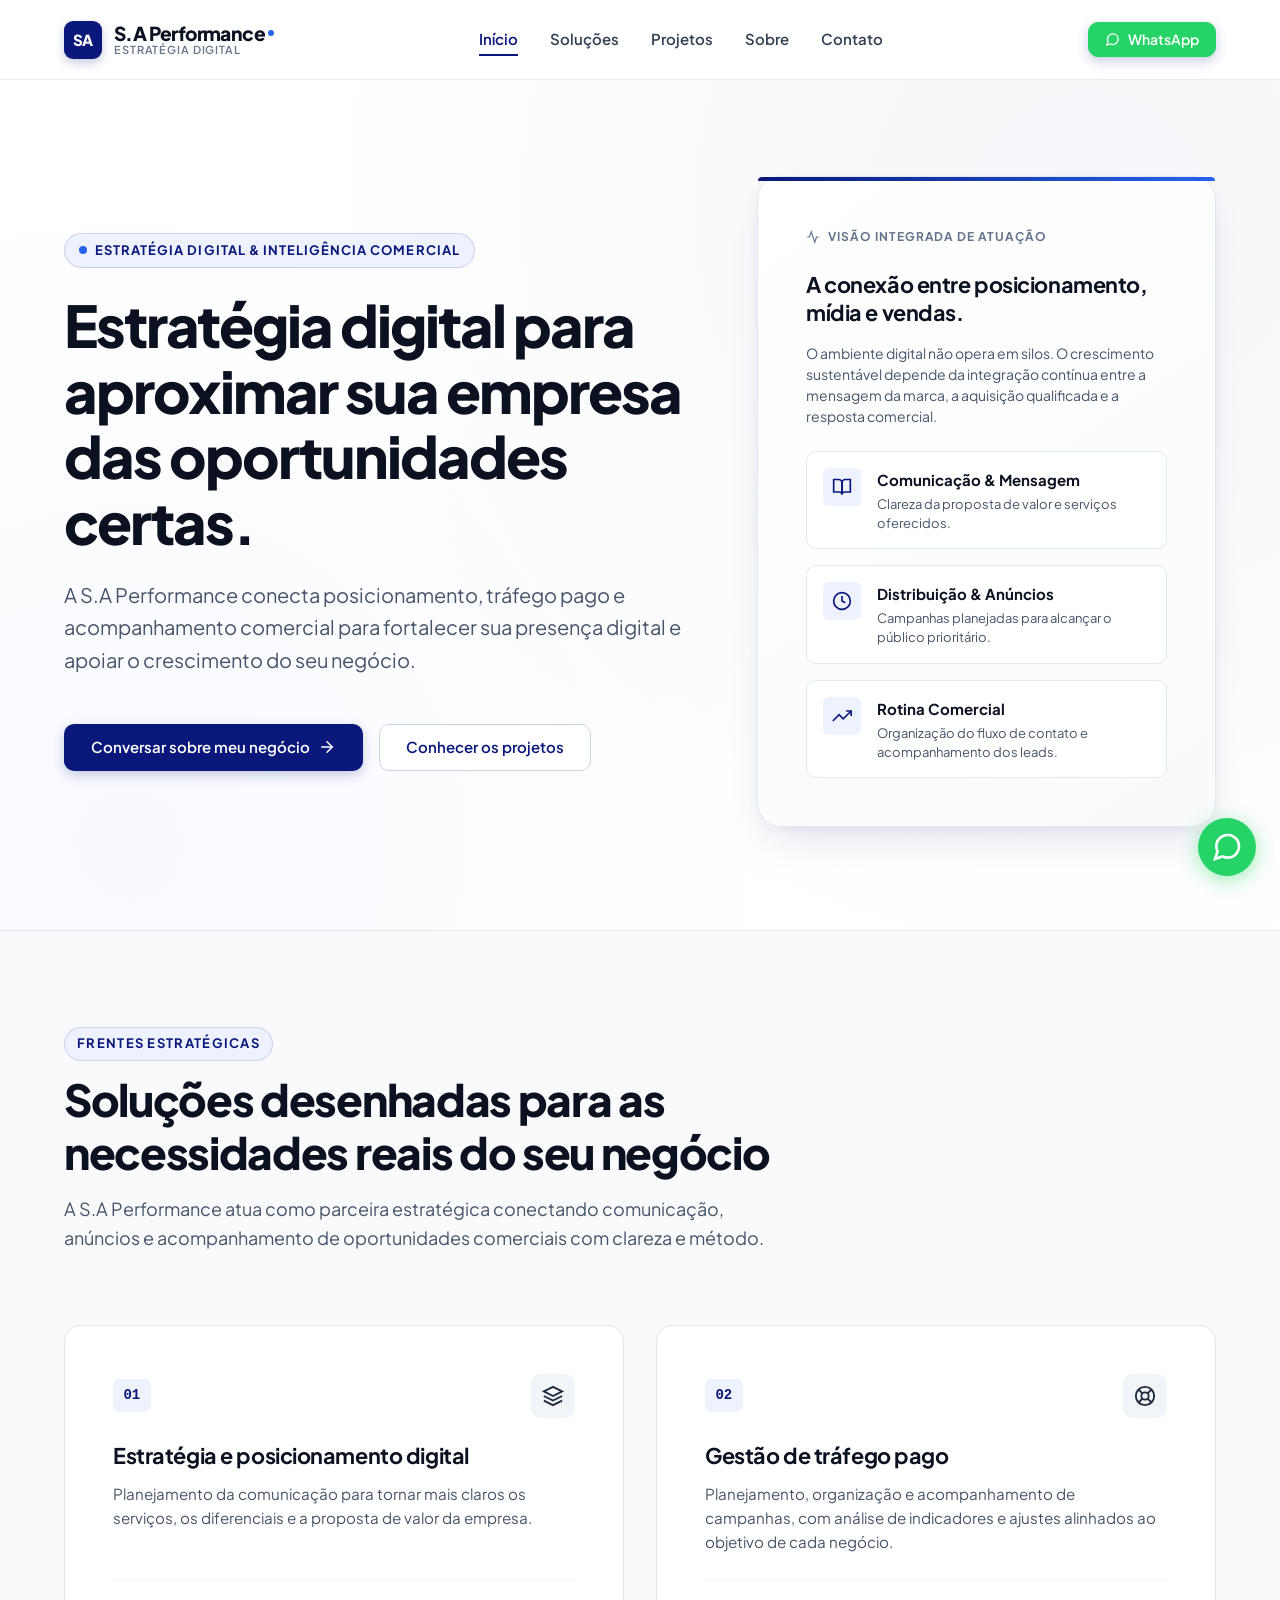
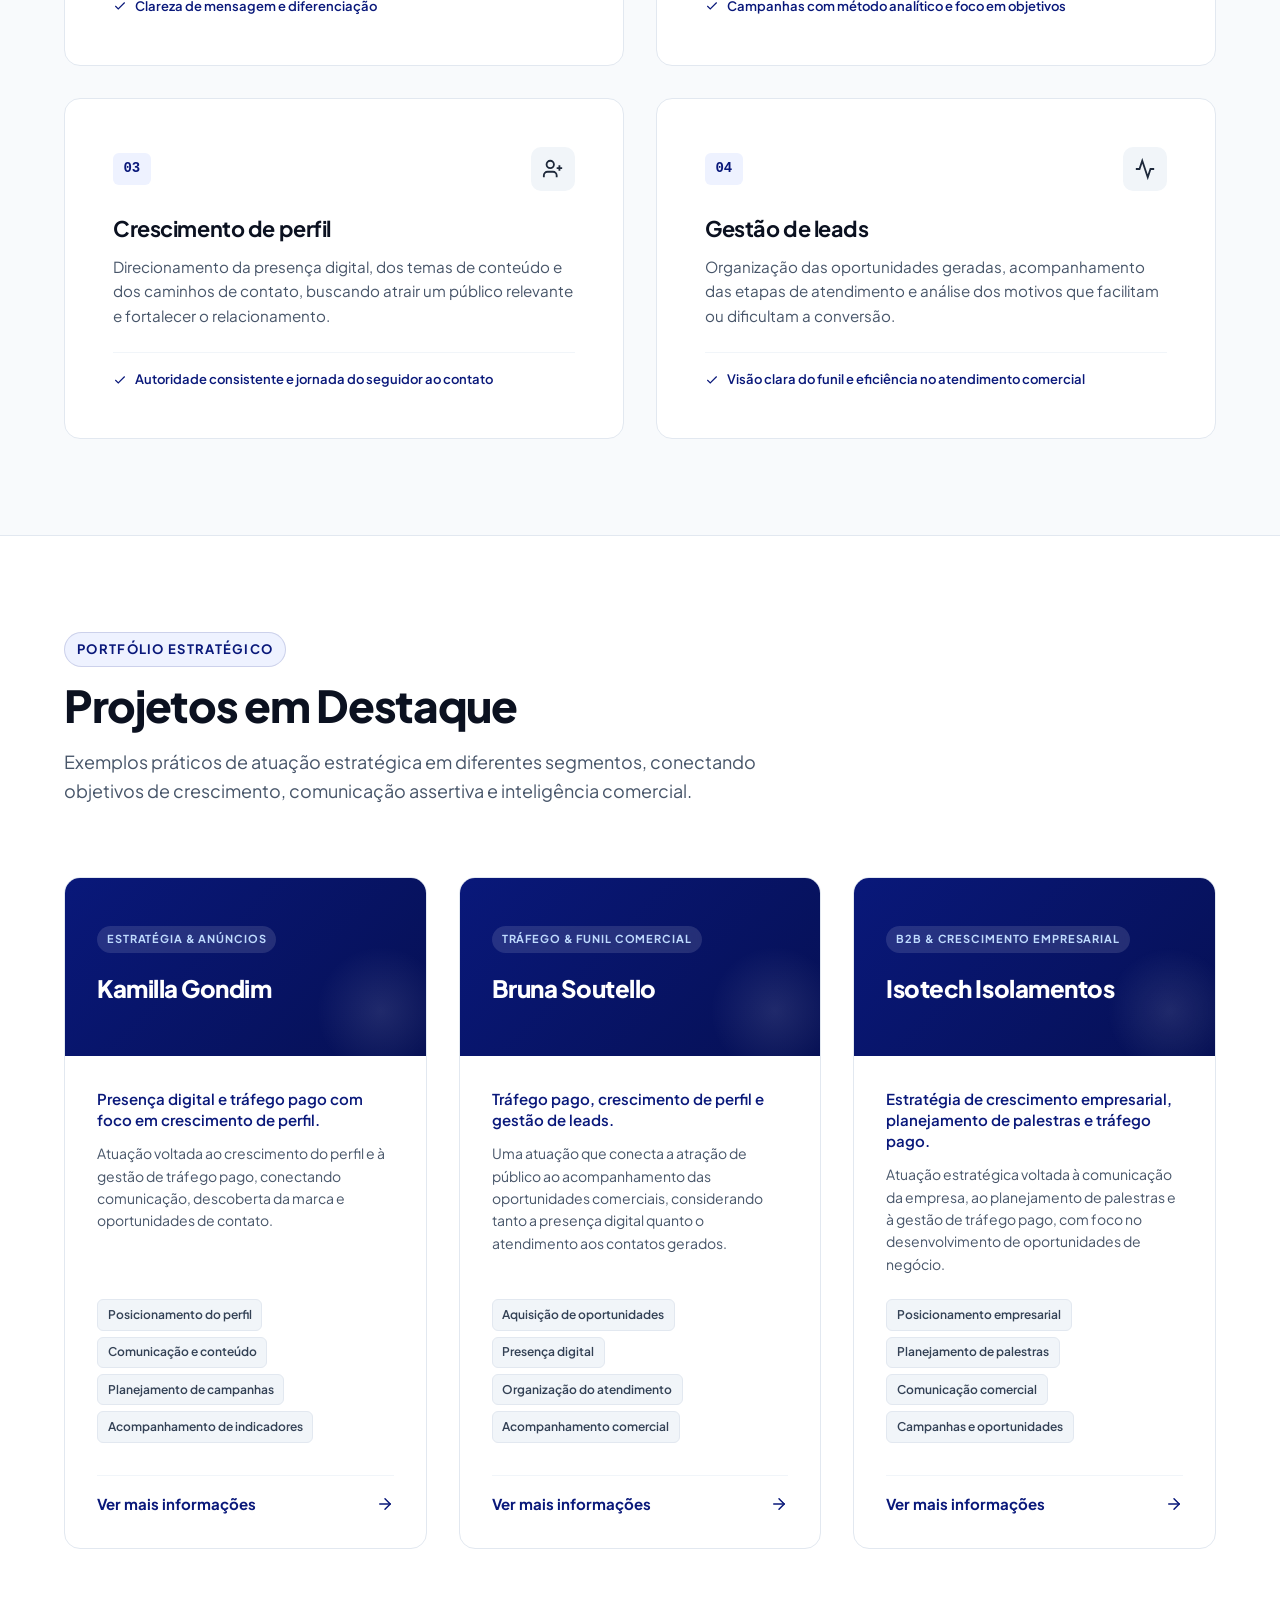
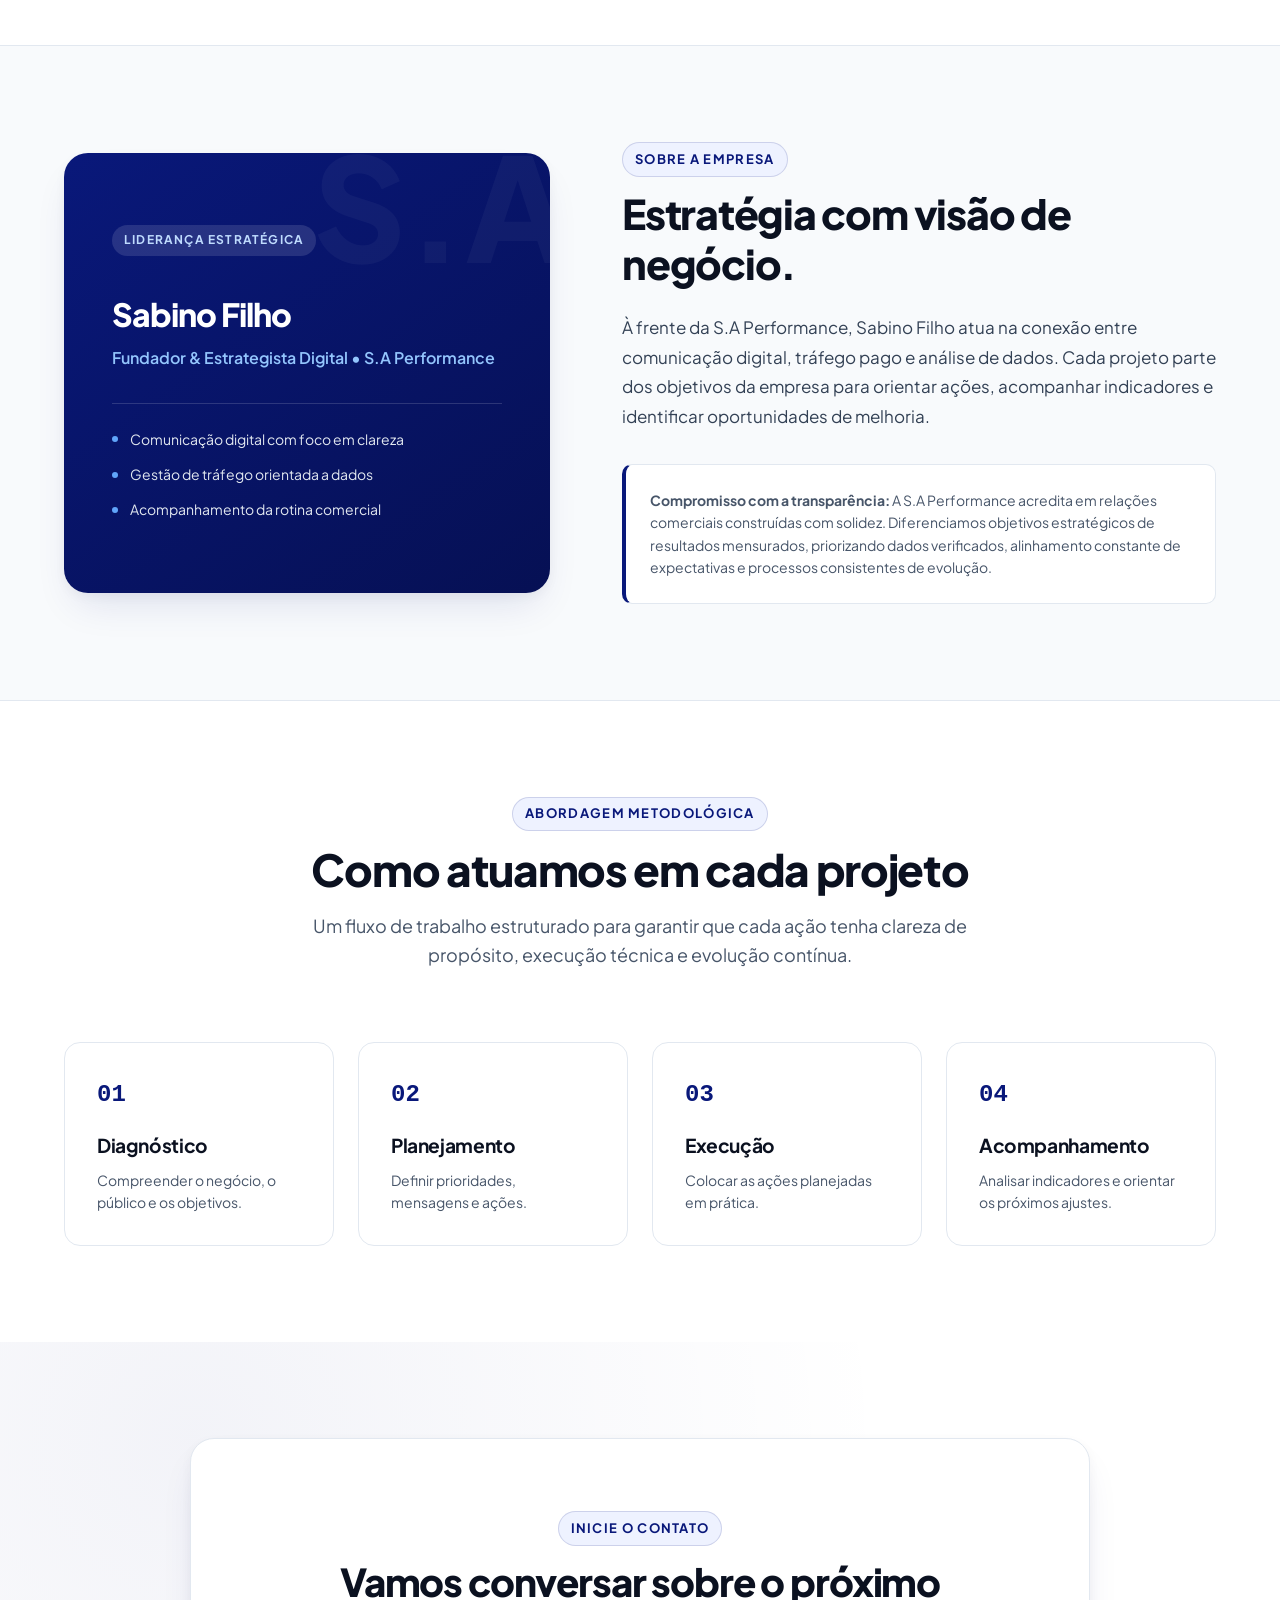
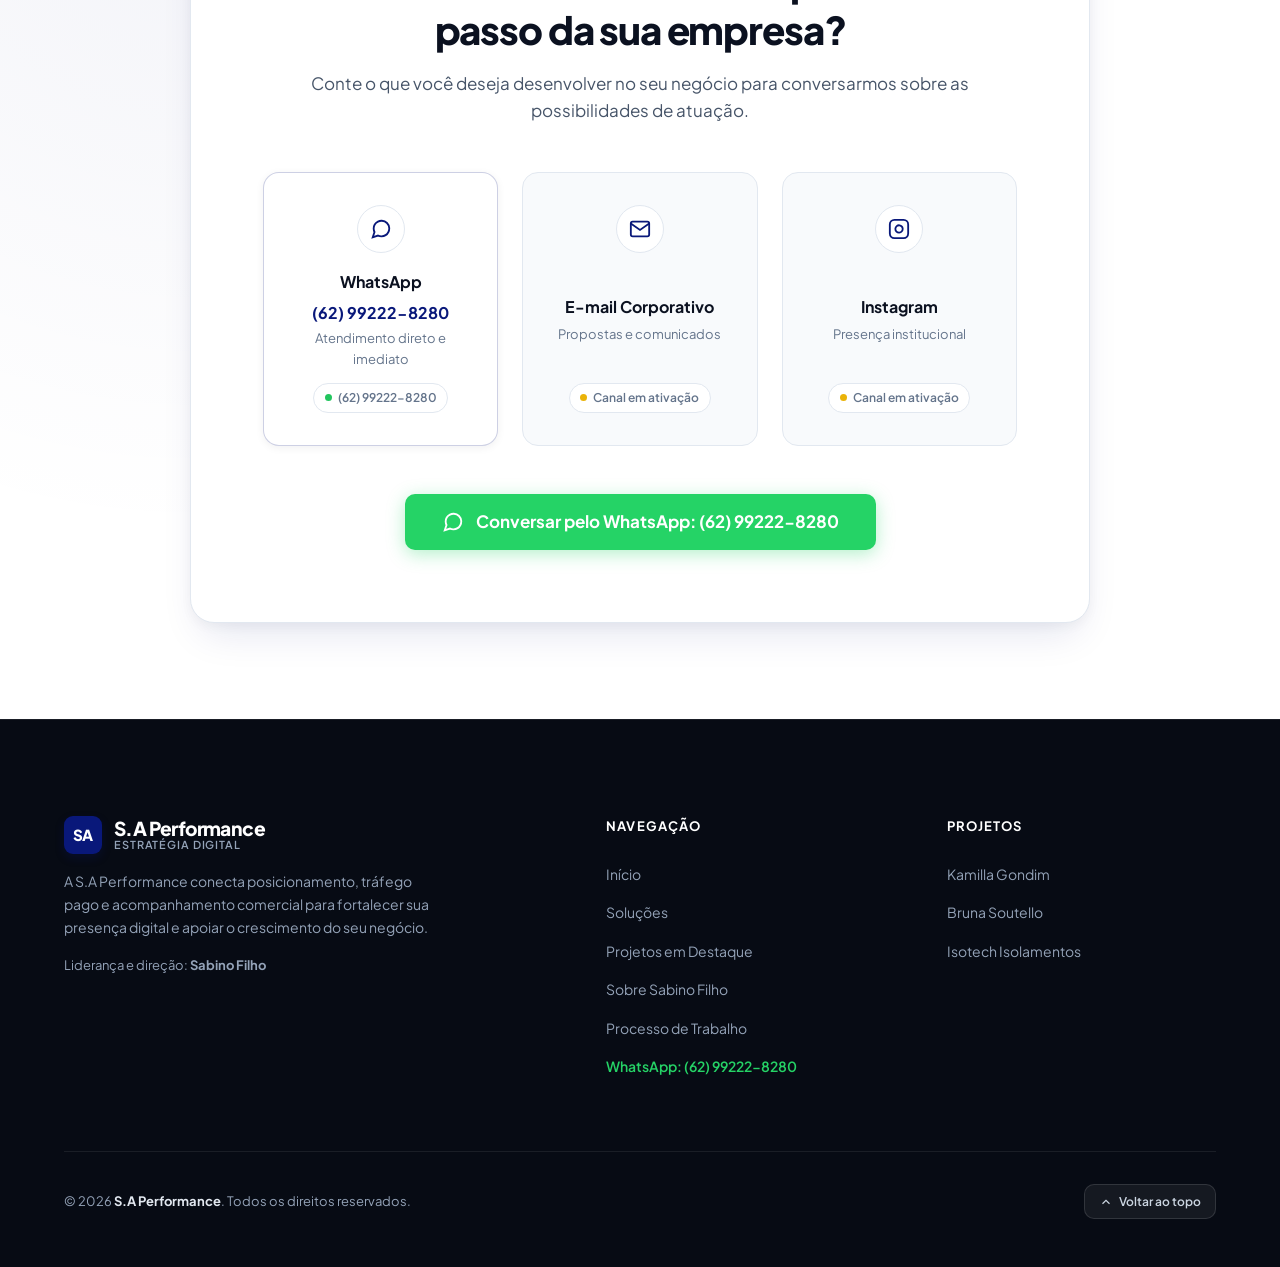
<file: index.html>
<!DOCTYPE html>
<html lang="pt-BR">
<head>
  <meta charset="UTF-8">
  <meta name="viewport" content="width=device-width, initial-scale=1.0">
  <title>S.A Performance — Estratégia Digital & Inteligência Comercial | Sabino Filho</title>
  
  <!-- Metadados de SEO -->
  <meta name="description" content="A S.A Performance conecta posicionamento, tráfego pago e acompanhamento comercial para fortalecer sua presença digital e apoiar o crescimento do seu negócio. Liderada por Sabino Filho.">
  <meta name="keywords" content="estratégia digital, tráfego pago, crescimento de perfil, gestão de leads, inteligência comercial, Sabino Filho, S.A Performance">
  <meta name="author" content="Sabino Filho - S.A Performance">
  <meta name="robots" content="index, follow">

  <!-- Open Graph / Redes Sociais -->
  <meta property="og:type" content="website">
  <meta property="og:title" content="S.A Performance — Estratégia Digital & Inteligência Comercial">
  <meta property="og:description" content="Estratégia digital para aproximar sua empresa das oportunidades certas. Posicionamento, tráfego pago e acompanhamento comercial.">
  <meta property="og:site_name" content="S.A Performance">
  <meta property="og:locale" content="pt_BR">

  <!-- Favicon -->
  <link rel="icon" type="image/svg+xml" href="assets/favicon.svg">

  <!-- Fontes do Google -->
  <link rel="preconnect" href="https://fonts.googleapis.com">
  <link rel="preconnect" href="https://fonts.gstatic.com" crossorigin>
  <link href="https://fonts.googleapis.com/css2?family=Plus+Jakarta+Sans:wght@300;400;500;600;700;800&family=Space+Grotesk:wght@500;700&display=swap" rel="stylesheet">

  <!-- Folhas de Estilos -->
  <link rel="stylesheet" href="css/main.css">
</head>
<body>
  <!-- Link acessível para pular direto ao conteúdo -->
  <a href="#conteudo-principal" class="skip-link">Pular para o conteúdo principal</a>

  <!-- ========================================================================
       CABEÇALHO INSTITUCIONAL
       ======================================================================== -->
  <header class="site-header" role="banner">
    <div class="container header-inner">
      <a href="#inicio" class="brand-logo" aria-label="S.A Performance - Página inicial">
        <div class="brand-mark" aria-hidden="true">SA</div>
        <div class="brand-name">
          <span class="brand-title">S.A Performance <span class="brand-dot" aria-hidden="true"></span></span>
          <span class="brand-sub">Estratégia Digital</span>
        </div>
      </a>

      <nav id="menu-principal" class="site-nav" role="navigation" aria-label="Navegação Principal">
        <ul class="nav-menu">
          <li><a href="#inicio" class="nav-link active">Início</a></li>
          <li><a href="#solucoes" class="nav-link">Soluções</a></li>
          <li><a href="#projetos" class="nav-link">Projetos</a></li>
          <li><a href="#sobre" class="nav-link">Sobre</a></li>
          <li><a href="#contato" class="nav-link">Contato</a></li>
        </ul>
      </nav>

      <div class="header-actions">
        <a href="https://wa.me/5562992228280?text=Ol%C3%A1%2C%20gostaria%20de%20conversar%20sobre%20estrat%C3%A9gia%20digital." target="_blank" rel="noopener noreferrer" class="btn btn-primary btn-sm btn-whatsapp-header" aria-label="Conversar no WhatsApp">
          <svg width="15" height="15" viewBox="0 0 24 24" fill="none" stroke="currentColor" stroke-width="2" aria-hidden="true"><path d="M21 11.5a8.38 8.38 0 0 1-.9 3.8 8.5 8.5 0 0 1-7.6 4.7 8.38 8.38 0 0 1-3.8-.9L3 21l1.9-5.7a8.38 8.38 0 0 1-.9-3.8 8.5 8.5 0 0 1 4.7-7.6 8.38 8.38 0 0 1 3.8-.9h.5a8.48 8.48 0 0 1 8 8v.5z"></path></svg>
          <span>WhatsApp</span>
        </a>
        <button class="mobile-toggle" aria-label="Abrir menu de navegação" aria-expanded="false" aria-controls="menu-principal">
          <svg viewBox="0 0 24 24" fill="none" stroke="currentColor" stroke-width="2" stroke-linecap="round" stroke-linejoin="round" aria-hidden="true">
            <line x1="3" y1="12" x2="21" y2="12"></line>
            <line x1="3" y1="6" x2="21" y2="6"></line>
            <line x1="3" y1="18" x2="21" y2="18"></line>
          </svg>
        </button>
      </div>
    </div>
  </header>

  <!-- ========================================================================
       CONTEÚDO PRINCIPAL
       ======================================================================== -->
  <main id="conteudo-principal" role="main">

    <!-- 1. ABERTURA / HERO -->
    <section id="inicio" class="section hero" aria-labelledby="hero-heading">
      <div class="container">
        <div class="hero-grid">
          <div class="hero-content">
            <div class="hero-tag">
              <span class="hero-tag-pulse" aria-hidden="true"></span>
              <span>Estratégia Digital & Inteligência Comercial</span>
            </div>

            <h1 id="hero-heading" class="hero-title">
              Estratégia digital para aproximar sua empresa das oportunidades certas.
            </h1>

            <p class="hero-lead">
              A S.A Performance conecta posicionamento, tráfego pago e acompanhamento comercial para fortalecer sua presença digital e apoiar o crescimento do seu negócio.
            </p>

            <div class="hero-actions">
              <a href="https://wa.me/5562992228280?text=Ol%C3%A1%2C%20gostaria%20de%20conversar%20sobre%20estrat%C3%A9gia%20digital." target="_blank" rel="noopener noreferrer" class="btn btn-primary" id="btn-hero-primary" aria-label="Conversar no WhatsApp">
                Conversar sobre meu negócio
                <svg class="btn-icon" viewBox="0 0 24 24" fill="none" stroke="currentColor" stroke-width="2" stroke-linecap="round" stroke-linejoin="round" aria-hidden="true">
                  <line x1="5" y1="12" x2="19" y2="12"></line>
                  <polyline points="12 5 19 12 12 19"></polyline>
                </svg>
              </a>

              <a href="#projetos" class="btn btn-secondary" id="btn-hero-secondary">
                Conhecer os projetos
              </a>
            </div>
          </div>

          <!-- Composição Visual Abstrata (Identidade e Pilares Estratégicos) -->
          <div class="hero-visual" aria-hidden="true">
            <div class="hero-card-composition">
              <div class="composition-badge">
                <svg width="14" height="14" viewBox="0 0 24 24" fill="none" stroke="currentColor" stroke-width="2"><polyline points="22 12 18 12 15 21 9 3 6 12 2 12"></polyline></svg>
                Visão Integrada de Atuação
              </div>
              <h2 class="composition-title">A conexão entre posicionamento, mídia e vendas.</h2>
              <p style="font-size: 0.875rem; color: var(--color-slate-600); line-height: 1.5;">
                O ambiente digital não opera em silos. O crescimento sustentável depende da integração contínua entre a mensagem da marca, a aquisição qualificada e a resposta comercial.
              </p>

              <div class="composition-list">
                <div class="composition-item">
                  <div class="composition-icon-box">
                    <svg viewBox="0 0 24 24" fill="none" stroke="currentColor" stroke-width="2"><path d="M2 3h6a4 4 0 0 1 4 4v14a3 3 0 0 0-3-3H2z"></path><path d="M22 3h-6a4 4 0 0 0-4 4v14a3 3 0 0 1 3-3h7z"></path></svg>
                  </div>
                  <div class="composition-text">
                    <h4>Comunicação & Mensagem</h4>
                    <p>Clareza da proposta de valor e serviços oferecidos.</p>
                  </div>
                </div>

                <div class="composition-item">
                  <div class="composition-icon-box">
                    <svg viewBox="0 0 24 24" fill="none" stroke="currentColor" stroke-width="2"><circle cx="12" cy="12" r="10"></circle><polyline points="12 6 12 12 16 14"></polyline></svg>
                  </div>
                  <div class="composition-text">
                    <h4>Distribuição & Anúncios</h4>
                    <p>Campanhas planejadas para alcançar o público prioritário.</p>
                  </div>
                </div>

                <div class="composition-item">
                  <div class="composition-icon-box">
                    <svg viewBox="0 0 24 24" fill="none" stroke="currentColor" stroke-width="2"><polyline points="23 6 13.5 15.5 8.5 10.5 1 18"></polyline><polyline points="17 6 23 6 23 12"></polyline></svg>
                  </div>
                  <div class="composition-text">
                    <h4>Rotina Comercial</h4>
                    <p>Organização do fluxo de contato e acompanhamento dos leads.</p>
                  </div>
                </div>
              </div>
            </div>
          </div>
        </div>
      </div>
    </section>

    <!-- 2. SOLUÇÕES -->
    <section id="solucoes" class="section section-alt" aria-labelledby="solucoes-heading">
      <div class="container">
        <div class="section-header">
          <div class="eyebrow">
            <span class="eyebrow-badge">Frentes Estratégicas</span>
          </div>
          <h2 id="solucoes-heading" class="section-title">
            Soluções desenhadas para as necessidades reais do seu negócio
          </h2>
          <p class="section-lead">
            A S.A Performance atua como parceira estratégica conectando comunicação, anúncios e acompanhamento de oportunidades comerciais com clareza e método.
          </p>
        </div>

        <div class="solutions-grid">
          <!-- Solução 1 -->
          <article class="solution-card">
            <div class="solution-card-header">
              <span class="solution-num">01</span>
              <div class="solution-icon-wrap" aria-hidden="true">
                <svg viewBox="0 0 24 24" fill="none" stroke="currentColor" stroke-width="2"><polygon points="12 2 2 7 12 12 22 7 12 2"></polygon><polyline points="2 17 12 22 22 17"></polyline><polyline points="2 12 12 17 22 12"></polyline></svg>
              </div>
            </div>
            <h3 class="solution-title">Estratégia e posicionamento digital</h3>
            <p class="solution-desc">
              Planejamento da comunicação para tornar mais claros os serviços, os diferenciais e a proposta de valor da empresa.
            </p>
            <div class="solution-footer">
              <svg width="14" height="14" viewBox="0 0 24 24" fill="none" stroke="currentColor" stroke-width="2" aria-hidden="true"><polyline points="20 6 9 17 4 12"></polyline></svg>
              <span>Clareza de mensagem e diferenciação</span>
            </div>
          </article>

          <!-- Solução 2 -->
          <article class="solution-card">
            <div class="solution-card-header">
              <span class="solution-num">02</span>
              <div class="solution-icon-wrap" aria-hidden="true">
                <svg viewBox="0 0 24 24" fill="none" stroke="currentColor" stroke-width="2"><circle cx="12" cy="12" r="10"></circle><path d="m4.93 4.93 4.24 4.24"></path><path d="m14.83 9.17 4.24-4.24"></path><path d="m14.83 14.83 4.24 4.24"></path><path d="m9.17 14.83-4.24 4.24"></path><circle cx="12" cy="12" r="4"></circle></svg>
              </div>
            </div>
            <h3 class="solution-title">Gestão de tráfego pago</h3>
            <p class="solution-desc">
              Planejamento, organização e acompanhamento de campanhas, com análise de indicadores e ajustes alinhados ao objetivo de cada negócio.
            </p>
            <div class="solution-footer">
              <svg width="14" height="14" viewBox="0 0 24 24" fill="none" stroke="currentColor" stroke-width="2" aria-hidden="true"><polyline points="20 6 9 17 4 12"></polyline></svg>
              <span>Campanhas com método analítico e foco em objetivos</span>
            </div>
          </article>

          <!-- Solução 3 -->
          <article class="solution-card">
            <div class="solution-card-header">
              <span class="solution-num">03</span>
              <div class="solution-icon-wrap" aria-hidden="true">
                <svg viewBox="0 0 24 24" fill="none" stroke="currentColor" stroke-width="2"><path d="M16 21v-2a4 4 0 0 0-4-4H6a4 4 0 0 0-4 4v2"></path><circle cx="9" cy="7" r="4"></circle><line x1="19" y1="8" x2="19" y2="14"></line><line x1="22" y1="11" x2="16" y2="11"></line></svg>
              </div>
            </div>
            <h3 class="solution-title">Crescimento de perfil</h3>
            <p class="solution-desc">
              Direcionamento da presença digital, dos temas de conteúdo e dos caminhos de contato, buscando atrair um público relevante e fortalecer o relacionamento.
            </p>
            <div class="solution-footer">
              <svg width="14" height="14" viewBox="0 0 24 24" fill="none" stroke="currentColor" stroke-width="2" aria-hidden="true"><polyline points="20 6 9 17 4 12"></polyline></svg>
              <span>Autoridade consistente e jornada do seguidor ao contato</span>
            </div>
          </article>

          <!-- Solução 4 -->
          <article class="solution-card">
            <div class="solution-card-header">
              <span class="solution-num">04</span>
              <div class="solution-icon-wrap" aria-hidden="true">
                <svg viewBox="0 0 24 24" fill="none" stroke="currentColor" stroke-width="2"><path d="M22 12h-4l-3 9L9 3l-3 9H2"></path></svg>
              </div>
            </div>
            <h3 class="solution-title">Gestão de leads</h3>
            <p class="solution-desc">
              Organização das oportunidades geradas, acompanhamento das etapas de atendimento e análise dos motivos que facilitam ou dificultam a conversão.
            </p>
            <div class="solution-footer">
              <svg width="14" height="14" viewBox="0 0 24 24" fill="none" stroke="currentColor" stroke-width="2" aria-hidden="true"><polyline points="20 6 9 17 4 12"></polyline></svg>
              <span>Visão clara do funil e eficiência no atendimento comercial</span>
            </div>
          </article>
        </div>
      </div>
    </section>

    <!-- 3. PORTFÓLIO (PROJETOS) -->
    <section id="projetos" class="section" aria-labelledby="projetos-heading">
      <div class="container">
        <div class="section-header">
          <div class="eyebrow">
            <span class="eyebrow-badge">Portfólio Estratégico</span>
          </div>
          <h2 id="projetos-heading" class="section-title">
            Projetos em Destaque
          </h2>
          <p class="section-lead">
            Exemplos práticos de atuação estratégica em diferentes segmentos, conectando objetivos de crescimento, comunicação assertiva e inteligência comercial.
          </p>
        </div>

        <div class="projects-grid">

          <!-- PROJETO 1: KAMILLA GONDIM -->
          <article class="project-card">
            <div class="project-card-banner">
              <span class="project-category-badge">Estratégia & Anúncios</span>
              <h3 class="project-banner-title">Kamilla Gondim</h3>
            </div>
            <div class="project-card-body">
              <p class="project-subtitle">
                Presença digital e tráfego pago com foco em crescimento de perfil.
              </p>
              <p class="project-excerpt">
                Atuação voltada ao crescimento do perfil e à gestão de tráfego pago, conectando comunicação, descoberta da marca e oportunidades de contato.
              </p>

              <div class="project-highlights-list" aria-label="Destaques do projeto Kamilla Gondim">
                <span class="project-highlight-tag">Posicionamento do perfil</span>
                <span class="project-highlight-tag">Comunicação e conteúdo</span>
                <span class="project-highlight-tag">Planejamento de campanhas</span>
                <span class="project-highlight-tag">Acompanhamento de indicadores</span>
              </div>

              <div class="project-card-cta">
                <a href="projetos/kamilla-gondim/" class="project-link-full" aria-label="Ver mais informações sobre o projeto Kamilla Gondim">
                  <span>Ver mais informações</span>
                  <svg viewBox="0 0 24 24" fill="none" stroke="currentColor" stroke-width="2" stroke-linecap="round" stroke-linejoin="round" aria-hidden="true">
                    <line x1="5" y1="12" x2="19" y2="12"></line>
                    <polyline points="12 5 19 12 12 19"></polyline>
                  </svg>
                </a>
              </div>
            </div>
          </article>

          <!-- PROJETO 2: BRUNA SOUTELLO -->
          <article class="project-card">
            <div class="project-card-banner">
              <span class="project-category-badge">Tráfego & Funil Comercial</span>
              <h3 class="project-banner-title">Bruna Soutello</h3>
            </div>
            <div class="project-card-body">
              <p class="project-subtitle">
                Tráfego pago, crescimento de perfil e gestão de leads.
              </p>
              <p class="project-excerpt">
                Uma atuação que conecta a atração de público ao acompanhamento das oportunidades comerciais, considerando tanto a presença digital quanto o atendimento aos contatos gerados.
              </p>

              <div class="project-highlights-list" aria-label="Destaques do projeto Bruna Soutello">
                <span class="project-highlight-tag">Aquisição de oportunidades</span>
                <span class="project-highlight-tag">Presença digital</span>
                <span class="project-highlight-tag">Organização do atendimento</span>
                <span class="project-highlight-tag">Acompanhamento comercial</span>
              </div>

              <div class="project-card-cta">
                <a href="projetos/bruna-soutello/" class="project-link-full" aria-label="Ver mais informações sobre o projeto Bruna Soutello">
                  <span>Ver mais informações</span>
                  <svg viewBox="0 0 24 24" fill="none" stroke="currentColor" stroke-width="2" stroke-linecap="round" stroke-linejoin="round" aria-hidden="true">
                    <line x1="5" y1="12" x2="19" y2="12"></line>
                    <polyline points="12 5 19 12 12 19"></polyline>
                  </svg>
                </a>
              </div>
            </div>
          </article>

          <!-- PROJETO 3: ISOTECH ISOLAMENTOS -->
          <article class="project-card">
            <div class="project-card-banner">
              <span class="project-category-badge">B2B & Crescimento Empresarial</span>
              <h3 class="project-banner-title">Isotech Isolamentos</h3>
            </div>
            <div class="project-card-body">
              <p class="project-subtitle">
                Estratégia de crescimento empresarial, planejamento de palestras e tráfego pago.
              </p>
              <p class="project-excerpt">
                Atuação estratégica voltada à comunicação da empresa, ao planejamento de palestras e à gestão de tráfego pago, com foco no desenvolvimento de oportunidades de negócio.
              </p>

              <div class="project-highlights-list" aria-label="Destaques do projeto Isotech Isolamentos">
                <span class="project-highlight-tag">Posicionamento empresarial</span>
                <span class="project-highlight-tag">Planejamento de palestras</span>
                <span class="project-highlight-tag">Comunicação comercial</span>
                <span class="project-highlight-tag">Campanhas e oportunidades</span>
              </div>

              <div class="project-card-cta">
                <a href="projetos/isotech-isolamentos/" class="project-link-full" aria-label="Ver mais informações sobre o projeto Isotech Isolamentos">
                  <span>Ver mais informações</span>
                  <svg viewBox="0 0 24 24" fill="none" stroke="currentColor" stroke-width="2" stroke-linecap="round" stroke-linejoin="round" aria-hidden="true">
                    <line x1="5" y1="12" x2="19" y2="12"></line>
                    <polyline points="12 5 19 12 12 19"></polyline>
                  </svg>
                </a>
              </div>
            </div>
          </article>

        </div>
      </div>
    </section>

    <!-- 4. SOBRE (SABINO FILHO & S.A PERFORMANCE) -->
    <section id="sobre" class="section section-alt" aria-labelledby="sobre-heading">
      <div class="container">
        <div class="about-grid">
          
          <!-- Card de Apresentação Institucional -->
          <div class="about-card-profile" aria-hidden="true">
            <span class="about-profile-badge">Liderança Estratégica</span>
            <h3 class="about-profile-name">Sabino Filho</h3>
            <p class="about-profile-role">Fundador & Estrategista Digital • S.A Performance</p>

            <div class="about-profile-pillars">
              <div class="pillar-item">
                <span class="pillar-bullet"></span>
                <span>Comunicação digital com foco em clareza</span>
              </div>
              <div class="pillar-item">
                <span class="pillar-bullet"></span>
                <span>Gestão de tráfego orientada a dados</span>
              </div>
              <div class="pillar-item">
                <span class="pillar-bullet"></span>
                <span>Acompanhamento da rotina comercial</span>
              </div>
            </div>
          </div>

          <!-- Conteúdo Textual Rigorosamente Fiel ao Briefing -->
          <div class="about-text-content">
            <div class="eyebrow">
              <span class="eyebrow-badge">Sobre a Empresa</span>
            </div>
            <h2 id="sobre-heading" class="about-heading">
              Estratégia com visão de negócio.
            </h2>
            <p class="about-paragraph">
              À frente da S.A Performance, Sabino Filho atua na conexão entre comunicação digital, tráfego pago e análise de dados. Cada projeto parte dos objetivos da empresa para orientar ações, acompanhar indicadores e identificar oportunidades de melhoria.
            </p>

            <div class="about-methodology-note">
              <p>
                <strong>Compromisso com a transparência:</strong> A S.A Performance acredita em relações comerciais construídas com solidez. Diferenciamos objetivos estratégicos de resultados mensurados, priorizando dados verificados, alinhamento constante de expectativas e processos consistentes de evolução.
              </p>
            </div>
          </div>

        </div>
      </div>
    </section>

    <!-- 5. PROCESSO DE TRABALHO -->
    <section id="processo" class="section" aria-labelledby="processo-heading">
      <div class="container">
        <div class="section-header text-center">
          <div class="eyebrow">
            <span class="eyebrow-badge">Abordagem Metodológica</span>
          </div>
          <h2 id="processo-heading" class="section-title">
            Como atuamos em cada projeto
          </h2>
          <p class="section-lead">
            Um fluxo de trabalho estruturado para garantir que cada ação tenha clareza de propósito, execução técnica e evolução contínua.
          </p>
        </div>

        <div class="process-grid">
          <!-- Etapa 1 -->
          <div class="process-card">
            <div class="process-step-num">01</div>
            <h3 class="process-step-title">Diagnóstico</h3>
            <p class="process-step-desc">
              Compreender o negócio, o público e os objetivos.
            </p>
          </div>

          <!-- Etapa 2 -->
          <div class="process-card">
            <div class="process-step-num">02</div>
            <h3 class="process-step-title">Planejamento</h3>
            <p class="process-step-desc">
              Definir prioridades, mensagens e ações.
            </p>
          </div>

          <!-- Etapa 3 -->
          <div class="process-card">
            <div class="process-step-num">03</div>
            <h3 class="process-step-title">Execução</h3>
            <p class="process-step-desc">
              Colocar as ações planejadas em prática.
            </p>
          </div>

          <!-- Etapa 4 -->
          <div class="process-card">
            <div class="process-step-num">04</div>
            <h3 class="process-step-title">Acompanhamento</h3>
            <p class="process-step-desc">
              Analisar indicadores e orientar os próximos ajustes.
            </p>
          </div>
        </div>
      </div>
    </section>

    <!-- 6. CONTATO -->
    <section id="contato" class="section contact-section" aria-labelledby="contato-heading">
      <div class="container">
        <div class="contact-wrapper">
          <div class="contact-header">
            <div class="eyebrow">
              <span class="eyebrow-badge">Inicie o Contato</span>
            </div>
            <h2 id="contato-heading" class="contact-title">
              Vamos conversar sobre o próximo passo da sua empresa?
            </h2>
            <p class="contact-lead">
              Conte o que você deseja desenvolver no seu negócio para conversarmos sobre as possibilidades de atuação.
            </p>
          </div>

          <!-- Grade de Canais de Contato -->
          <div class="contact-channels-grid">
            <!-- Canal WhatsApp Ativo -->
            <a href="https://wa.me/5562992228280?text=Ol%C3%A1%2C%20gostaria%20de%20conversar%20sobre%20estrat%C3%A9gia%20digital." target="_blank" rel="noopener noreferrer" class="contact-channel-card contact-channel-card-link" id="card-whatsapp" aria-label="Conversar no WhatsApp: (62) 99222-8280">
              <div class="contact-icon-bubble" aria-hidden="true">
                <svg viewBox="0 0 24 24" fill="none" stroke="currentColor" stroke-width="2"><path d="M21 11.5a8.38 8.38 0 0 1-.9 3.8 8.5 8.5 0 0 1-7.6 4.7 8.38 8.38 0 0 1-3.8-.9L3 21l1.9-5.7a8.38 8.38 0 0 1-.9-3.8 8.5 8.5 0 0 1 4.7-7.6 8.38 8.38 0 0 1 3.8-.9h.5a8.48 8.48 0 0 1 8 8v.5z"></path></svg>
              </div>
              <div>
                <h3 class="contact-channel-name">WhatsApp</h3>
                <p style="font-size: 1rem; font-weight: 700; color: var(--color-brand-primary); margin-top: 2px;">(62) 99222-8280</p>
                <p style="font-size: 0.8125rem; color: var(--color-slate-500); margin-top: 2px;">Atendimento direto e imediato</p>
              </div>
              <div class="contact-status-tag">
                <span class="status-indicator-dot active" aria-hidden="true"></span>
                <span>Conversar no WhatsApp</span>
              </div>
            </a>

            <!-- Canal E-mail -->
            <div class="contact-channel-card" id="card-email">
              <div class="contact-icon-bubble" aria-hidden="true">
                <svg viewBox="0 0 24 24" fill="none" stroke="currentColor" stroke-width="2"><path d="M4 4h16c1.1 0 2 .9 2 2v12c0 1.1-.9 2-2 2H4c-1.1 0-2-.9-2-2V6c0-1.1.9-2 2-2z"></path><polyline points="22,6 12,13 2,6"></polyline></svg>
              </div>
              <div>
                <h3 class="contact-channel-name">E-mail Corporativo</h3>
                <p style="font-size: 0.8125rem; color: var(--color-slate-500);">Propostas e comunicados</p>
              </div>
              <div class="contact-status-tag">
                <span class="status-indicator-dot" aria-hidden="true"></span>
                <span>Canal em ativação</span>
              </div>
            </div>

            <!-- Canal Instagram -->
            <div class="contact-channel-card" id="card-instagram">
              <div class="contact-icon-bubble" aria-hidden="true">
                <svg viewBox="0 0 24 24" fill="none" stroke="currentColor" stroke-width="2"><rect x="2" y="2" width="20" height="20" rx="5" ry="5"></rect><path d="M16 11.37A4 4 0 1 1 12.63 8 4 4 0 0 1 16 11.37z"></path><line x1="17.5" y1="6.5" x2="17.51" y2="6.5"></line></svg>
              </div>
              <div>
                <h3 class="contact-channel-name">Instagram</h3>
                <p style="font-size: 0.8125rem; color: var(--color-slate-500);">Presença institucional</p>
              </div>
              <div class="contact-status-tag">
                <span class="status-indicator-dot" aria-hidden="true"></span>
                <span>Canal em ativação</span>
              </div>
            </div>
          </div>

          <!-- Botão Principal de Conversa Direta via WhatsApp -->
          <div class="contact-direct-action">
            <a href="https://wa.me/5562992228280?text=Ol%C3%A1%2C%20gostaria%20de%20conversar%20sobre%20estrat%C3%A9gia%20digital." target="_blank" rel="noopener noreferrer" class="btn btn-whatsapp-cta" aria-label="Conversar direto pelo WhatsApp (62) 99222-8280">
              <svg width="22" height="22" viewBox="0 0 24 24" fill="none" stroke="currentColor" stroke-width="2" aria-hidden="true"><path d="M21 11.5a8.38 8.38 0 0 1-.9 3.8 8.5 8.5 0 0 1-7.6 4.7 8.38 8.38 0 0 1-3.8-.9L3 21l1.9-5.7a8.38 8.38 0 0 1-.9-3.8 8.5 8.5 0 0 1 4.7-7.6 8.38 8.38 0 0 1 3.8-.9h.5a8.48 8.48 0 0 1 8 8v.5z"></path></svg>
              <span>Conversar pelo WhatsApp: (62) 99222-8280</span>
            </a>
          </div>

        </div>
      </div>
    </section>

  </main>

  <!-- ========================================================================
       RODAPÉ (FOOTER)
       ======================================================================== -->
  <footer class="site-footer" role="contentinfo">
    <div class="container">
      <div class="footer-grid">
        
        <div class="footer-brand-summary">
          <div class="footer-logo-wrap">
            <a href="#inicio" class="brand-logo" aria-label="S.A Performance - Início">
              <div class="brand-mark" aria-hidden="true">SA</div>
              <div class="brand-name">
                <span class="brand-title">S.A Performance</span>
                <span class="brand-sub">Estratégia Digital</span>
              </div>
            </a>
          </div>
          <p class="footer-desc">
            A S.A Performance conecta posicionamento, tráfego pago e acompanhamento comercial para fortalecer sua presença digital e apoiar o crescimento do seu negócio.
          </p>
          <p style="font-size: 0.8125rem; color: var(--color-slate-400);">
            Liderança e direção: <strong>Sabino Filho</strong>
          </p>
        </div>

        <div>
          <h4 class="footer-col-title">Navegação</h4>
          <ul class="footer-links">
            <li><a href="#inicio" class="footer-link">Início</a></li>
            <li><a href="#solucoes" class="footer-link">Soluções</a></li>
            <li><a href="#projetos" class="footer-link">Projetos em Destaque</a></li>
            <li><a href="#sobre" class="footer-link">Sobre Sabino Filho</a></li>
            <li><a href="#processo" class="footer-link">Processo de Trabalho</a></li>
            <li><a href="https://wa.me/5562992228280?text=Ol%C3%A1%2C%20gostaria%20de%20conversar%20sobre%20estrat%C3%A9gia%20digital." target="_blank" rel="noopener noreferrer" class="footer-link" style="color: #25D366; font-weight: 600;">WhatsApp: (62) 99222-8280</a></li>
          </ul>
        </div>

        <div>
          <h4 class="footer-col-title">Projetos</h4>
          <ul class="footer-links">
            <li><a href="projetos/kamilla-gondim/" class="footer-link">Kamilla Gondim</a></li>
            <li><a href="projetos/bruna-soutello/" class="footer-link">Bruna Soutello</a></li>
            <li><a href="projetos/isotech-isolamentos/" class="footer-link">Isotech Isolamentos</a></li>
          </ul>
        </div>

      </div>

      <div class="footer-bottom">
        <p class="footer-copy">
          &copy; <span id="ano-atual">2026</span> <strong>S.A Performance</strong>. Todos os direitos reservados.
        </p>

        <button type="button" class="back-to-top-btn" aria-label="Voltar ao topo da página">
          <svg width="14" height="14" viewBox="0 0 24 24" fill="none" stroke="currentColor" stroke-width="2" aria-hidden="true"><polyline points="18 15 12 9 6 15"></polyline></svg>
          Voltar ao topo
        </button>
      </div>
    </div>
  </footer>

  <!-- Botão Flutuante de WhatsApp -->
  <a href="https://wa.me/5562992228280?text=Ol%C3%A1%2C%20gostaria%20de%20conversar%20sobre%20estrat%C3%A9gia%20digital." target="_blank" rel="noopener noreferrer" class="floating-whatsapp" aria-label="Conversar no WhatsApp: (62) 99222-8280">
    <svg viewBox="0 0 24 24" fill="none" stroke="currentColor" stroke-width="2" aria-hidden="true">
      <path d="M21 11.5a8.38 8.38 0 0 1-.9 3.8 8.5 8.5 0 0 1-7.6 4.7 8.38 8.38 0 0 1-3.8-.9L3 21l1.9-5.7a8.38 8.38 0 0 1-.9-3.8 8.5 8.5 0 0 1 4.7-7.6 8.38 8.38 0 0 1 3.8-.9h.5a8.48 8.48 0 0 1 8 8v.5z"></path>
    </svg>
    <span class="floating-whatsapp-tooltip">Falar no WhatsApp: (62) 99222-8280</span>
  </a>

  <!-- Scripts -->
  <script src="js/site-config.js"></script>
  <script src="js/main.js"></script>
  <script>
    // Atualização dinâmica do ano no rodapé
    const anoEl = document.getElementById('ano-atual');
    if (anoEl) anoEl.textContent = new Date().getFullYear();
  </script>
</body>
</html>
</file>
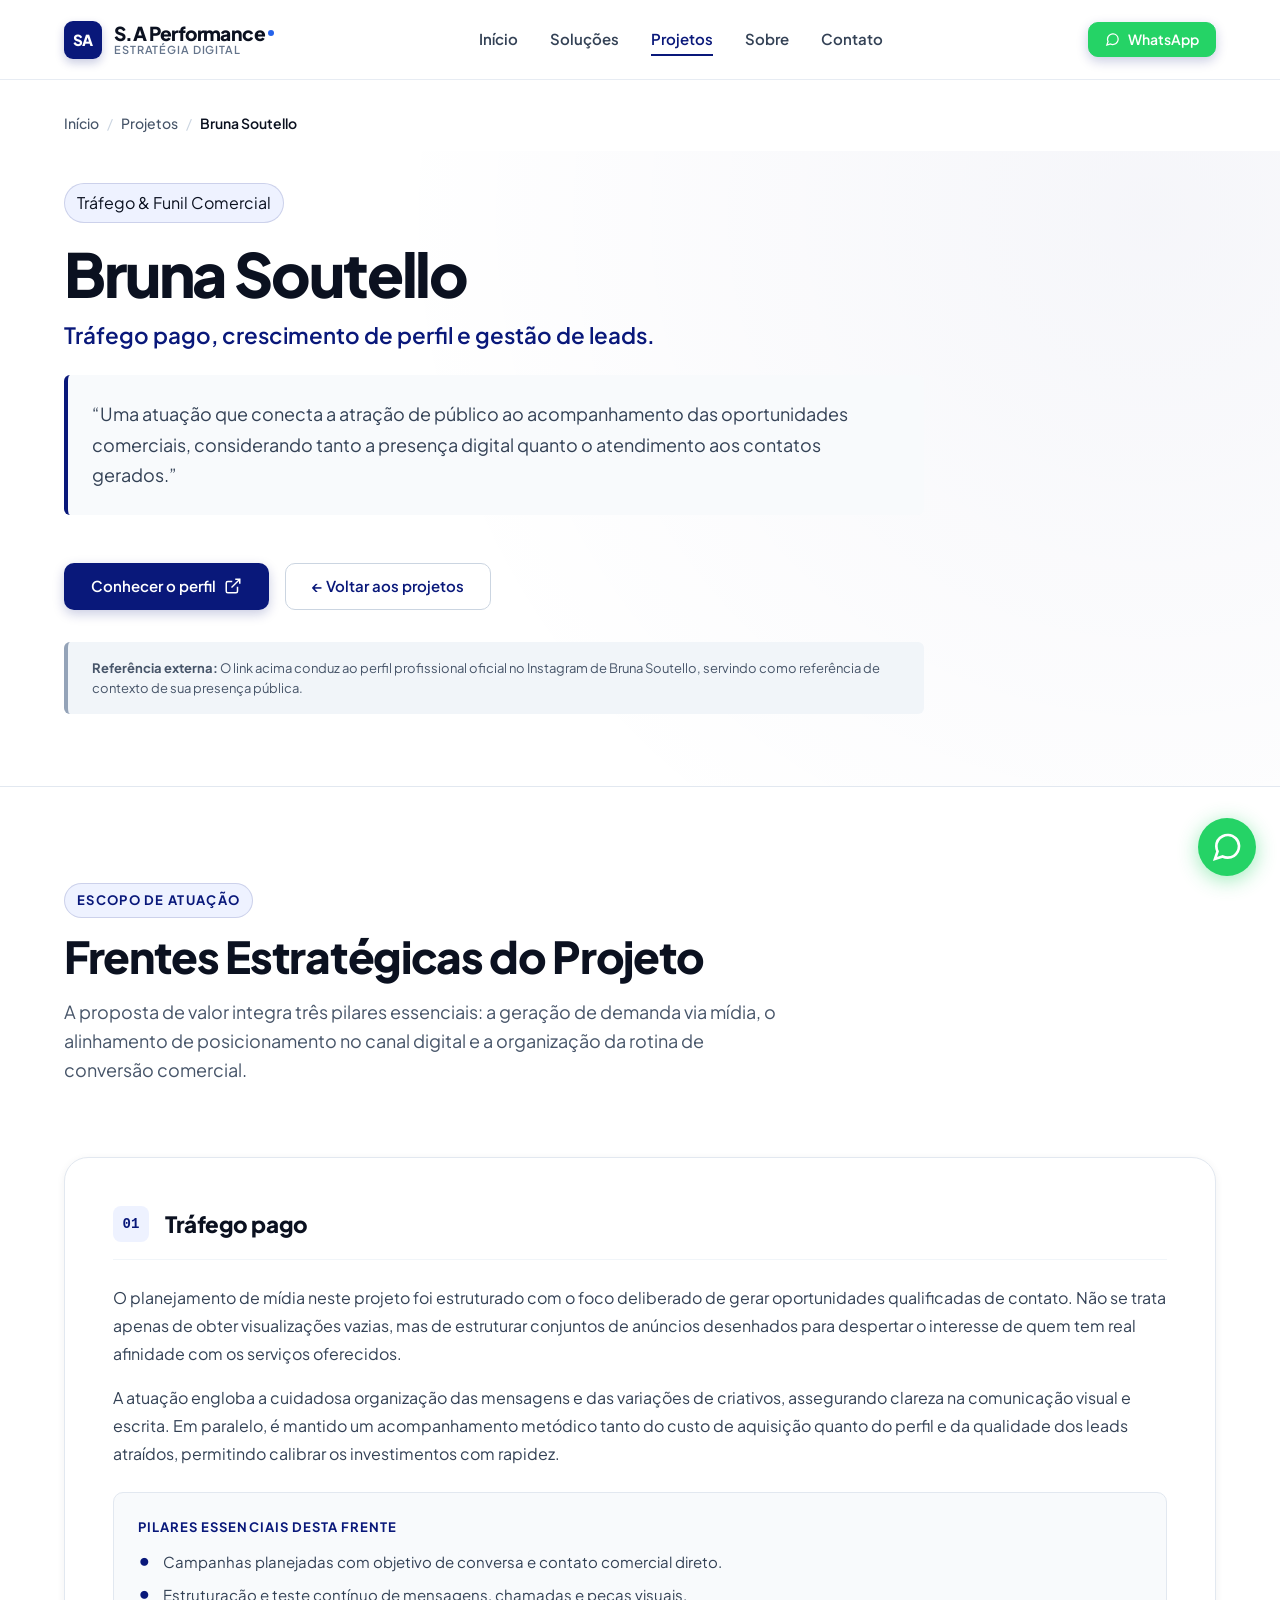
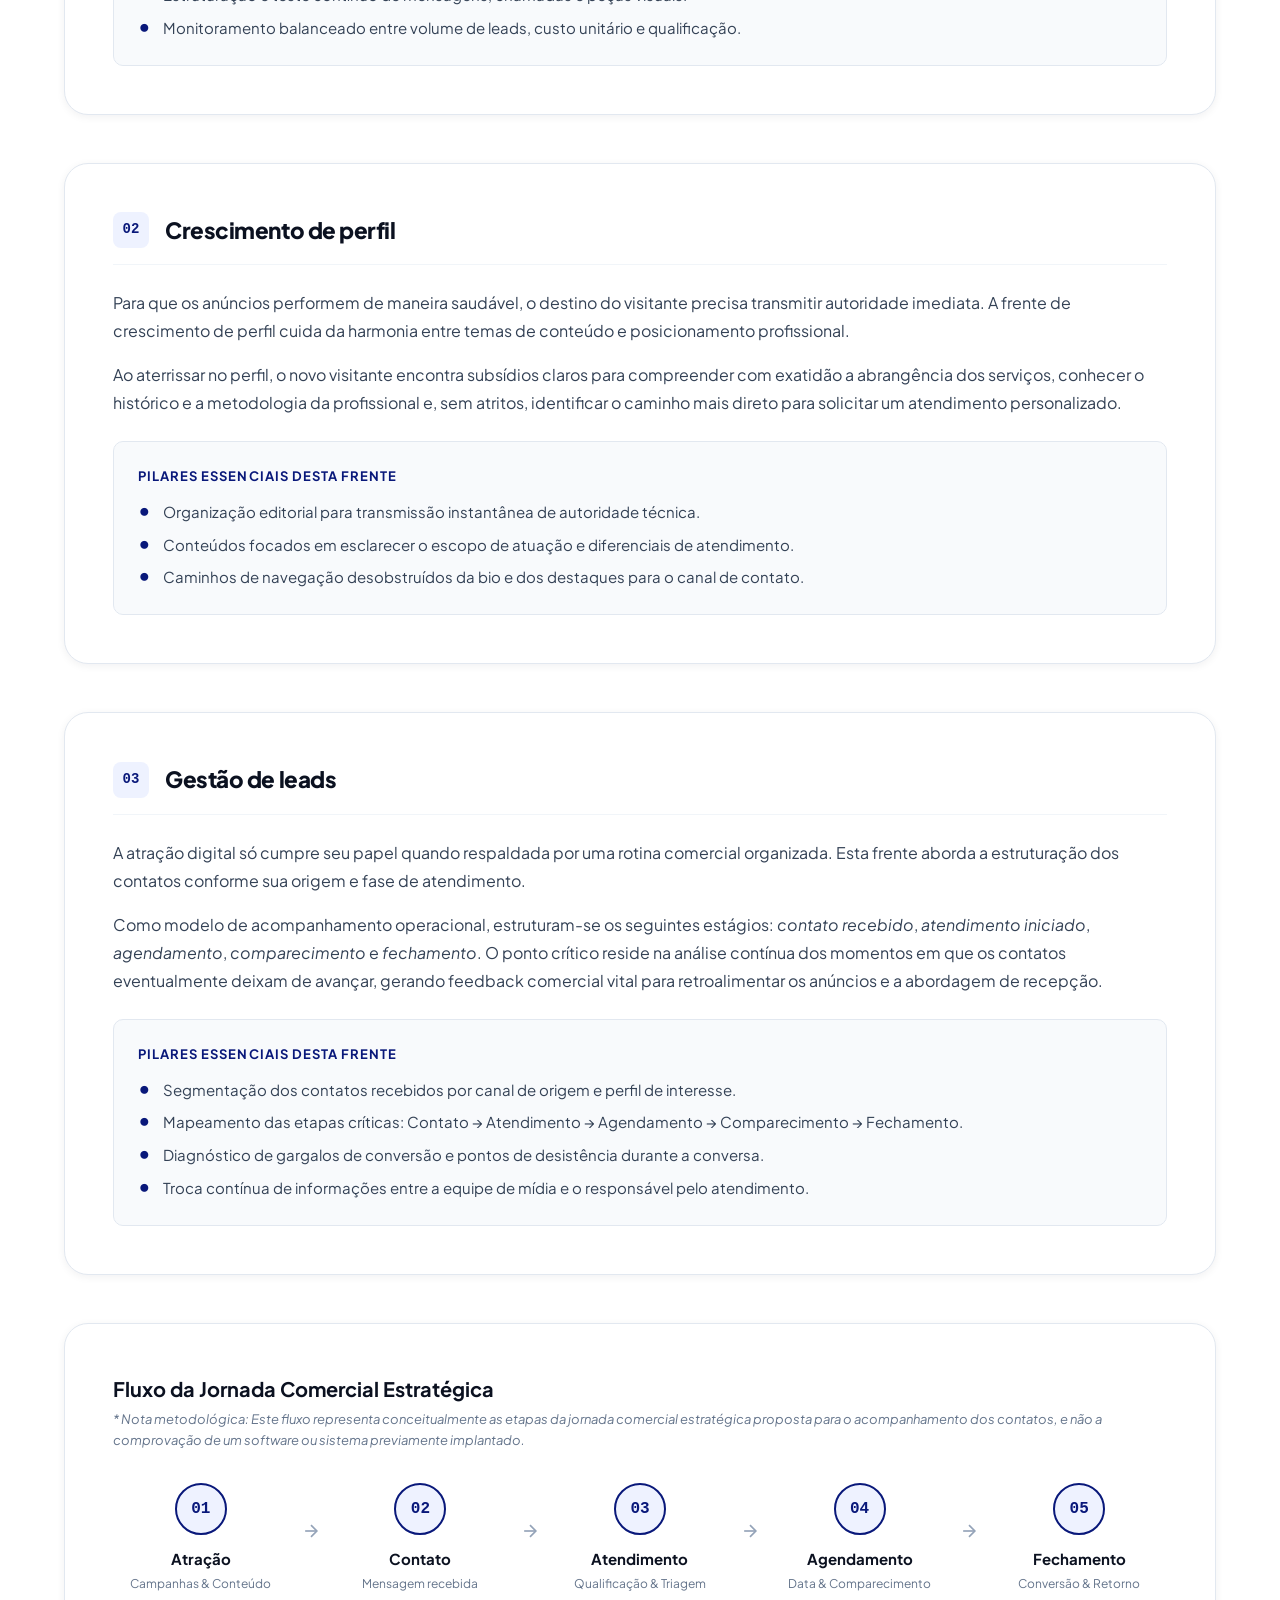
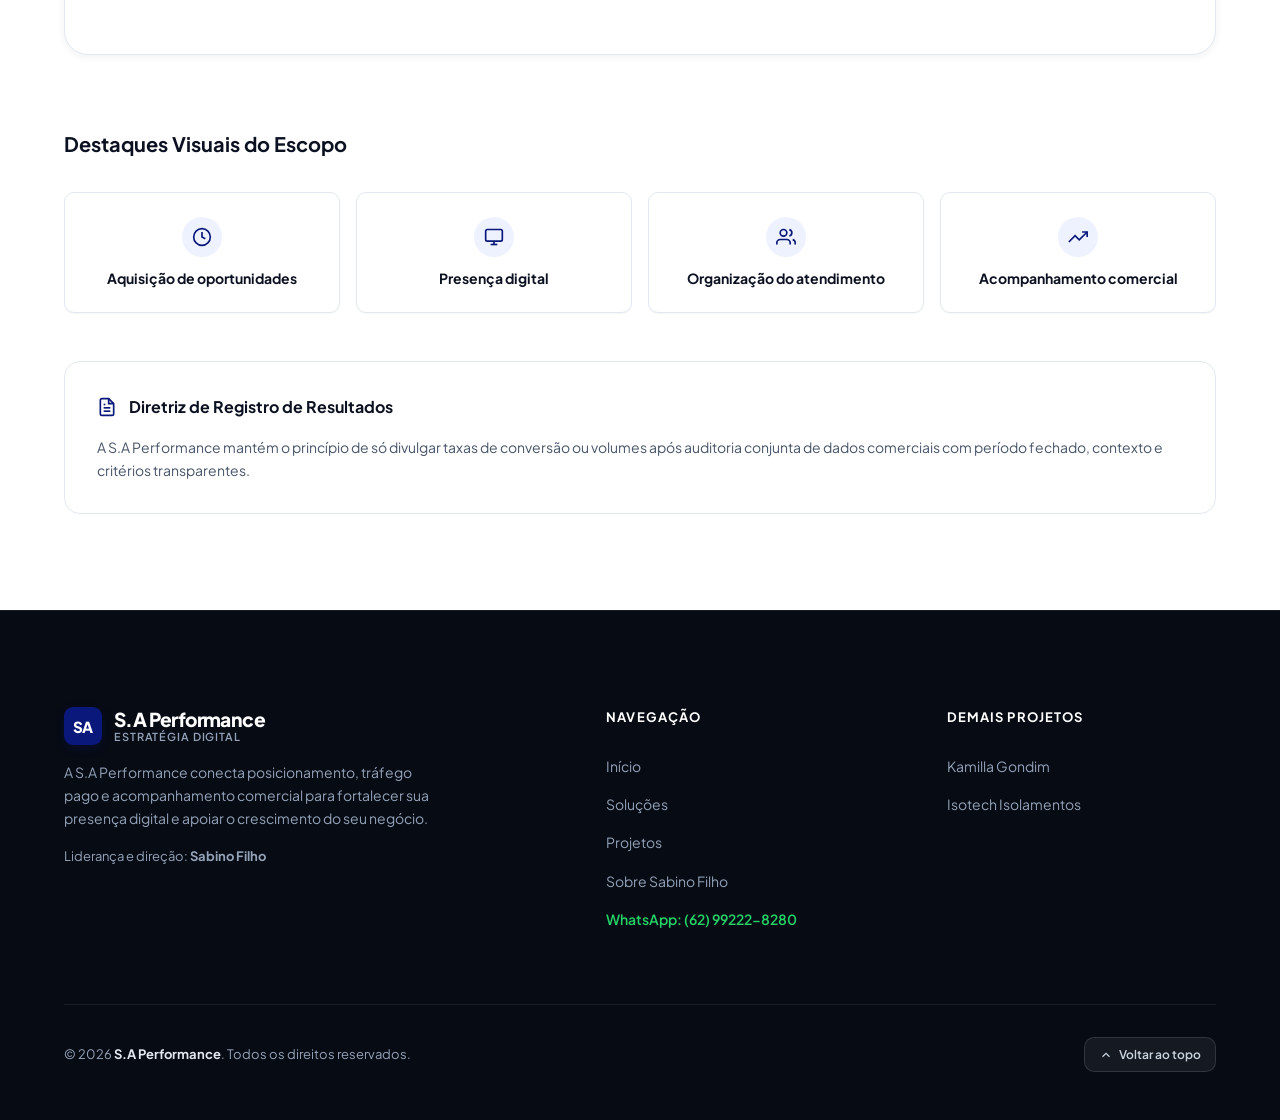
<file: projetos/bruna-soutello/index.html>
<!DOCTYPE html>
<html lang="pt-BR">
<head>
  <meta charset="UTF-8">
  <meta name="viewport" content="width=device-width, initial-scale=1.0">
  <title>Bruna Soutello — Portfólio Estratégico | S.A Performance</title>
  
  <!-- Metadados de SEO -->
  <meta name="description" content="Bruna Soutello: Tráfego pago, crescimento de perfil e gestão de leads. Conheça a atuação estratégica desenvolvida pela S.A Performance.">
  <meta name="robots" content="index, follow">

  <!-- Open Graph -->
  <meta property="og:type" content="article">
  <meta property="og:title" content="Bruna Soutello — S.A Performance">
  <meta property="og:description" content="Tráfego pago, crescimento de perfil e gestão de leads. Conexão entre atração e rotina comercial por Sabino Filho.">
  <meta property="og:site_name" content="S.A Performance">

  <!-- Favicon -->
  <link rel="icon" type="image/svg+xml" href="../../assets/favicon.svg">

  <!-- Fontes do Google -->
  <link rel="preconnect" href="https://fonts.googleapis.com">
  <link rel="preconnect" href="https://fonts.gstatic.com" crossorigin>
  <link href="https://fonts.googleapis.com/css2?family=Plus+Jakarta+Sans:wght@300;400;500;600;700;800&family=Space+Grotesk:wght@500;700&display=swap" rel="stylesheet">

  <!-- Folhas de Estilos -->
  <link rel="stylesheet" href="../../css/main.css">
  <link rel="stylesheet" href="../../css/project-detail.css">
</head>
<body>
  <a href="#conteudo-principal" class="skip-link">Pular para o conteúdo principal</a>

  <!-- ========================================================================
       CABEÇALHO
       ======================================================================== -->
  <header class="site-header" role="banner">
    <div class="container header-inner">
      <a href="../../index.html" class="brand-logo" aria-label="S.A Performance - Início">
        <div class="brand-mark" aria-hidden="true">SA</div>
        <div class="brand-name">
          <span class="brand-title">S.A Performance <span class="brand-dot" aria-hidden="true"></span></span>
          <span class="brand-sub">Estratégia Digital</span>
        </div>
      </a>

      <nav class="site-nav" role="navigation" aria-label="Navegação do Projeto">
        <ul class="nav-menu">
          <li><a href="../../index.html#inicio" class="nav-link">Início</a></li>
          <li><a href="../../index.html#solucoes" class="nav-link">Soluções</a></li>
          <li><a href="../../index.html#projetos" class="nav-link active">Projetos</a></li>
          <li><a href="../../index.html#sobre" class="nav-link">Sobre</a></li>
          <li><a href="../../index.html#contato" class="nav-link">Contato</a></li>
        </ul>
      </nav>

      <div class="header-actions">
        <a href="https://wa.me/5562992228280?text=Ol%C3%A1%2C%20gostaria%20de%20conversar%20sobre%20estrat%C3%A9gia%20digital." target="_blank" rel="noopener noreferrer" class="btn btn-primary btn-sm btn-whatsapp-header" aria-label="Conversar no WhatsApp">
          <svg width="15" height="15" viewBox="0 0 24 24" fill="none" stroke="currentColor" stroke-width="2" aria-hidden="true"><path d="M21 11.5a8.38 8.38 0 0 1-.9 3.8 8.5 8.5 0 0 1-7.6 4.7 8.38 8.38 0 0 1-3.8-.9L3 21l1.9-5.7a8.38 8.38 0 0 1-.9-3.8 8.5 8.5 0 0 1 4.7-7.6 8.38 8.38 0 0 1 3.8-.9h.5a8.48 8.48 0 0 1 8 8v.5z"></path></svg>
          <span>WhatsApp</span>
        </a>
        <button class="mobile-toggle" aria-label="Abrir menu de navegação" aria-expanded="false">
          <svg viewBox="0 0 24 24" fill="none" stroke="currentColor" stroke-width="2"><line x1="3" y1="12" x2="21" y2="12"></line><line x1="3" y1="6" x2="21" y2="6"></line><line x1="3" y1="18" x2="21" y2="18"></line></svg>
        </button>
      </div>
    </div>
  </header>

  <!-- ========================================================================
       CONTEÚDO PRINCIPAL
       ======================================================================== -->
  <main id="conteudo-principal" role="main">

    <!-- BREADCRUMBS -->
    <div class="container breadcrumb-nav">
      <nav aria-label="Trilha de navegação">
        <ol class="breadcrumb-list">
          <li class="breadcrumb-item"><a href="../../index.html">Início</a></li>
          <li class="breadcrumb-separator" aria-hidden="true">/</li>
          <li class="breadcrumb-item"><a href="../../index.html#projetos">Projetos</a></li>
          <li class="breadcrumb-separator" aria-hidden="true">/</li>
          <li class="breadcrumb-item active" aria-current="page">Bruna Soutello</li>
        </ol>
      </nav>
    </div>

    <!-- ABERTURA DO PROJETO -->
    <section class="section project-detail-hero" aria-labelledby="project-title">
      <div class="container">
        <div class="project-hero-inner">
          <div class="project-hero-badge-wrap">
            <span class="eyebrow-badge">Tráfego & Funil Comercial</span>
          </div>

          <h1 id="project-title" class="project-hero-title">Bruna Soutello</h1>
          
          <p class="project-hero-subtitle">
            Tráfego pago, crescimento de perfil e gestão de leads.
          </p>

          <div class="project-hero-presentation">
            <p>
              “Uma atuação que conecta a atração de público ao acompanhamento das oportunidades comerciais, considerando tanto a presença digital quanto o atendimento aos contatos gerados.”
            </p>
          </div>

          <div class="project-hero-actions">
            <a href="https://www.instagram.com/brunasoutelloo/" target="_blank" rel="noopener noreferrer" class="btn btn-primary" id="btn-conhecer-perfil">
              Conhecer o perfil
              <svg class="btn-icon" viewBox="0 0 24 24" fill="none" stroke="currentColor" stroke-width="2"><path d="M18 13v6a2 2 0 0 1-2 2H5a2 2 0 0 1-2-2V8a2 2 0 0 1 2-2h6"></path><polyline points="15 3 21 3 21 9"></polyline><line x1="10" y1="14" x2="21" y2="3"></line></svg>
            </a>

            <a href="../../index.html#projetos" class="btn btn-secondary">
              ← Voltar aos projetos
            </a>
          </div>

          <div class="project-reference-notice" role="note">
            <strong>Referência externa:</strong> O link acima conduz ao perfil profissional oficial no Instagram de Bruna Soutello, servindo como referência de contexto de sua presença pública.
          </div>
        </div>
      </div>
    </section>

    <!-- FRENTES ESTRATÉGICAS DETALHADAS -->
    <section class="section" aria-labelledby="frentes-heading">
      <div class="container">
        <div class="section-header">
          <div class="eyebrow">
            <span class="eyebrow-badge">Escopo de Atuação</span>
          </div>
          <h2 id="frentes-heading" class="section-title">
            Frentes Estratégicas do Projeto
          </h2>
          <p class="section-lead">
            A proposta de valor integra três pilares essenciais: a geração de demanda via mídia, o alinhamento de posicionamento no canal digital e a organização da rotina de conversão comercial.
          </p>
        </div>

        <div class="fronts-grid">

          <!-- FRENTE 1: TRÁFEGO PAGO -->
          <article class="front-card">
            <div class="front-card-header">
              <span class="front-index">01</span>
              <h3 class="front-title">Tráfego pago</h3>
            </div>
            <div class="front-body">
              <p>
                O planejamento de mídia neste projeto foi estruturado com o foco deliberado de gerar oportunidades qualificadas de contato. Não se trata apenas de obter visualizações vazias, mas de estruturar conjuntos de anúncios desenhados para despertar o interesse de quem tem real afinidade com os serviços oferecidos.
              </p>
              <p>
                A atuação engloba a cuidadosa organização das mensagens e das variações de criativos, assegurando clareza na comunicação visual e escrita. Em paralelo, é mantido um acompanhamento metódico tanto do custo de aquisição quanto do perfil e da qualidade dos leads atraídos, permitindo calibrar os investimentos com rapidez.
              </p>
            </div>

            <div class="front-keypoints">
              <div class="front-keypoints-title">Pilares Essenciais Desta Frente</div>
              <ul class="front-keypoints-list">
                <li>Campanhas planejadas com objetivo de conversa e contato comercial direto.</li>
                <li>Estruturação e teste contínuo de mensagens, chamadas e peças visuais.</li>
                <li>Monitoramento balanceado entre volume de leads, custo unitário e qualificação.</li>
              </ul>
            </div>
          </article>

          <!-- FRENTE 2: CRESCIMENTO DE PERFIL -->
          <article class="front-card">
            <div class="front-card-header">
              <span class="front-index">02</span>
              <h3 class="front-title">Crescimento de perfil</h3>
            </div>
            <div class="front-body">
              <p>
                Para que os anúncios performem de maneira saudável, o destino do visitante precisa transmitir autoridade imediata. A frente de crescimento de perfil cuida da harmonia entre temas de conteúdo e posicionamento profissional.
              </p>
              <p>
                Ao aterrissar no perfil, o novo visitante encontra subsídios claros para compreender com exatidão a abrangência dos serviços, conhecer o histórico e a metodologia da profissional e, sem atritos, identificar o caminho mais direto para solicitar um atendimento personalizado.
              </p>
            </div>

            <div class="front-keypoints">
              <div class="front-keypoints-title">Pilares Essenciais Desta Frente</div>
              <ul class="front-keypoints-list">
                <li>Organização editorial para transmissão instantânea de autoridade técnica.</li>
                <li>Conteúdos focados em esclarecer o escopo de atuação e diferenciais de atendimento.</li>
                <li>Caminhos de navegação desobstruídos da bio e dos destaques para o canal de contato.</li>
              </ul>
            </div>
          </article>

          <!-- FRENTE 3: GESTÃO DE LEADS -->
          <article class="front-card">
            <div class="front-card-header">
              <span class="front-index">03</span>
              <h3 class="front-title">Gestão de leads</h3>
            </div>
            <div class="front-body">
              <p>
                A atração digital só cumpre seu papel quando respaldada por uma rotina comercial organizada. Esta frente aborda a estruturação dos contatos conforme sua origem e fase de atendimento.
              </p>
              <p>
                Como modelo de acompanhamento operacional, estruturam-se os seguintes estágios: <em>contato recebido</em>, <em>atendimento iniciado</em>, <em>agendamento</em>, <em>comparecimento</em> e <em>fechamento</em>. O ponto crítico reside na análise contínua dos momentos em que os contatos eventualmente deixam de avançar, gerando feedback comercial vital para retroalimentar os anúncios e a abordagem de recepção.
              </p>
            </div>

            <div class="front-keypoints">
              <div class="front-keypoints-title">Pilares Essenciais Desta Frente</div>
              <ul class="front-keypoints-list">
                <li>Segmentação dos contatos recebidos por canal de origem e perfil de interesse.</li>
                <li>Mapeamento das etapas críticas: Contato → Atendimento → Agendamento → Comparecimento → Fechamento.</li>
                <li>Diagnóstico de gargalos de conversão e pontos de desistência durante a conversa.</li>
                <li>Troca contínua de informações entre a equipe de mídia e o responsável pelo atendimento.</li>
              </ul>
            </div>
          </article>

        </div>

        <!-- FLUXO VISUAL COMERCIAL (REPRESENTAÇÃO DA JORNADA) -->
        <div class="flow-diagram-wrapper" aria-labelledby="fluxo-heading">
          <div class="flow-diagram-header">
            <h3 id="fluxo-heading" class="flow-diagram-title">
              Fluxo da Jornada Comercial Estratégica
            </h3>
            <p class="flow-diagram-disclaimer">
              * Nota metodológica: Este fluxo representa conceitualmente as etapas da jornada comercial estratégica proposta para o acompanhamento dos contatos, e não a comprovação de um software ou sistema previamente implantado.
            </p>
          </div>

          <div class="flow-steps" role="list">
            
            <div class="flow-step-item" role="listitem">
              <div class="flow-step-circle">01</div>
              <div>
                <div class="flow-step-label">Atração</div>
                <div class="flow-step-sub">Campanhas & Conteúdo</div>
              </div>
            </div>

            <div class="flow-arrow-separator" aria-hidden="true">
              <svg viewBox="0 0 24 24" fill="none" stroke="currentColor" stroke-width="2"><line x1="5" y1="12" x2="19" y2="12"></line><polyline points="12 5 19 12 12 19"></polyline></svg>
            </div>

            <div class="flow-step-item" role="listitem">
              <div class="flow-step-circle">02</div>
              <div>
                <div class="flow-step-label">Contato</div>
                <div class="flow-step-sub">Mensagem recebida</div>
              </div>
            </div>

            <div class="flow-arrow-separator" aria-hidden="true">
              <svg viewBox="0 0 24 24" fill="none" stroke="currentColor" stroke-width="2"><line x1="5" y1="12" x2="19" y2="12"></line><polyline points="12 5 19 12 12 19"></polyline></svg>
            </div>

            <div class="flow-step-item" role="listitem">
              <div class="flow-step-circle">03</div>
              <div>
                <div class="flow-step-label">Atendimento</div>
                <div class="flow-step-sub">Qualificação & Triagem</div>
              </div>
            </div>

            <div class="flow-arrow-separator" aria-hidden="true">
              <svg viewBox="0 0 24 24" fill="none" stroke="currentColor" stroke-width="2"><line x1="5" y1="12" x2="19" y2="12"></line><polyline points="12 5 19 12 12 19"></polyline></svg>
            </div>

            <div class="flow-step-item" role="listitem">
              <div class="flow-step-circle">04</div>
              <div>
                <div class="flow-step-label">Agendamento</div>
                <div class="flow-step-sub">Data & Comparecimento</div>
              </div>
            </div>

            <div class="flow-arrow-separator" aria-hidden="true">
              <svg viewBox="0 0 24 24" fill="none" stroke="currentColor" stroke-width="2"><line x1="5" y1="12" x2="19" y2="12"></line><polyline points="12 5 19 12 12 19"></polyline></svg>
            </div>

            <div class="flow-step-item" role="listitem">
              <div class="flow-step-circle">05</div>
              <div>
                <div class="flow-step-label">Fechamento</div>
                <div class="flow-step-sub">Conversão & Retorno</div>
              </div>
            </div>

          </div>
        </div>

        <!-- DESTAQUES VISUAIS -->
        <div style="margin-top: var(--space-3xl);">
          <h3 style="font-size: 1.25rem; font-weight: 700; color: var(--color-slate-900); margin-bottom: var(--space-md);">
            Destaques Visuais do Escopo
          </h3>
          <div class="visual-highlights-container">
            <div class="highlight-box">
              <div class="highlight-box-icon" aria-hidden="true">
                <svg viewBox="0 0 24 24" fill="none" stroke="currentColor" stroke-width="2"><circle cx="12" cy="12" r="10"></circle><polyline points="12 6 12 12 16 14"></polyline></svg>
              </div>
              <span class="highlight-box-text">Aquisição de oportunidades</span>
            </div>

            <div class="highlight-box">
              <div class="highlight-box-icon" aria-hidden="true">
                <svg viewBox="0 0 24 24" fill="none" stroke="currentColor" stroke-width="2"><rect x="2" y="3" width="20" height="14" rx="2" ry="2"></rect><line x1="8" y1="21" x2="16" y2="21"></line><line x1="12" y1="17" x2="12" y2="21"></line></svg>
              </div>
              <span class="highlight-box-text">Presença digital</span>
            </div>

            <div class="highlight-box">
              <div class="highlight-box-icon" aria-hidden="true">
                <svg viewBox="0 0 24 24" fill="none" stroke="currentColor" stroke-width="2"><path d="M17 21v-2a4 4 0 0 0-4-4H5a4 4 0 0 0-4 4v2"></path><circle cx="9" cy="7" r="4"></circle><path d="M23 21v-2a4 4 0 0 0-3-3.87"></path><path d="M16 3.13a4 4 0 0 1 0 7.75"></path></svg>
              </div>
              <span class="highlight-box-text">Organização do atendimento</span>
            </div>

            <div class="highlight-box">
              <div class="highlight-box-icon" aria-hidden="true">
                <svg viewBox="0 0 24 24" fill="none" stroke="currentColor" stroke-width="2"><polyline points="23 6 13.5 15.5 8.5 10.5 1 18"></polyline><polyline points="17 6 23 6 23 12"></polyline></svg>
              </div>
              <span class="highlight-box-text">Acompanhamento comercial</span>
            </div>
          </div>
        </div>



        <!-- ESTRUTURA PARA MÉTRICAS VERIFICADAS FUTURAS -->
        <div class="metrics-framework-box" role="region" aria-label="Estrutura de Métricas">
          <div class="metrics-framework-header">
            <svg width="20" height="20" viewBox="0 0 24 24" fill="none" stroke="var(--color-brand-primary)" stroke-width="2"><path d="M14 2H6a2 2 0 0 0-2 2v16a2 2 0 0 0 2 2h12a2 2 0 0 0 2-2V8z"></path><polyline points="14 2 14 8 20 8"></polyline><line x1="16" y1="13" x2="8" y2="13"></line><line x1="16" y1="17" x2="8" y2="17"></line><polyline points="10 9 9 9 8 9"></polyline></svg>
            <h4>Diretriz de Registro de Resultados</h4>
          </div>
          <div class="metrics-framework-content">
            <p>
              A S.A Performance mantém o princípio de só divulgar taxas de conversão ou volumes após auditoria conjunta de dados comerciais com período fechado, contexto e critérios transparentes.
            </p>
          </div>
        </div>



      </div>
    </section>

  </main>

  <!-- ========================================================================
       RODAPÉ
       ======================================================================== -->
  <footer class="site-footer" role="contentinfo">
    <div class="container">
      <div class="footer-grid">
        <div class="footer-brand-summary">
          <div class="footer-logo-wrap">
            <a href="../../index.html" class="brand-logo" aria-label="S.A Performance - Início">
              <div class="brand-mark" aria-hidden="true">SA</div>
              <div class="brand-name">
                <span class="brand-title">S.A Performance</span>
                <span class="brand-sub">Estratégia Digital</span>
              </div>
            </a>
          </div>
          <p class="footer-desc">
            A S.A Performance conecta posicionamento, tráfego pago e acompanhamento comercial para fortalecer sua presença digital e apoiar o crescimento do seu negócio.
          </p>
          <p style="font-size: 0.8125rem; color: var(--color-slate-400);">
            Liderança e direção: <strong>Sabino Filho</strong>
          </p>
        </div>

        <div>
          <h4 class="footer-col-title">Navegação</h4>
          <ul class="footer-links">
            <li><a href="../../index.html#inicio" class="footer-link">Início</a></li>
            <li><a href="../../index.html#solucoes" class="footer-link">Soluções</a></li>
            <li><a href="../../index.html#projetos" class="footer-link">Projetos</a></li>
            <li><a href="../../index.html#sobre" class="footer-link">Sobre Sabino Filho</a></li>
            <li><a href="https://wa.me/5562992228280?text=Ol%C3%A1%2C%20gostaria%20de%20conversar%20sobre%20estrat%C3%A9gia%20digital." target="_blank" rel="noopener noreferrer" class="footer-link" style="color: #25D366; font-weight: 600;">WhatsApp: (62) 99222-8280</a></li>
          </ul>
        </div>

        <div>
          <h4 class="footer-col-title">Demais Projetos</h4>
          <ul class="footer-links">
            <li><a href="../kamilla-gondim/" class="footer-link">Kamilla Gondim</a></li>
            <li><a href="../isotech-isolamentos/" class="footer-link">Isotech Isolamentos</a></li>
          </ul>
        </div>
      </div>

      <div class="footer-bottom">
        <p class="footer-copy">
          &copy; 2026 <strong>S.A Performance</strong>. Todos os direitos reservados.
        </p>

        <button type="button" class="back-to-top-btn" aria-label="Voltar ao topo da página">
          <svg width="14" height="14" viewBox="0 0 24 24" fill="none" stroke="currentColor" stroke-width="2" aria-hidden="true"><polyline points="18 15 12 9 6 15"></polyline></svg>
          Voltar ao topo
        </button>
      </div>
    </div>
  </footer>

  <!-- Botão Flutuante de WhatsApp -->
  <a href="https://wa.me/5562992228280?text=Ol%C3%A1%2C%20gostaria%20de%20conversar%20sobre%20estrat%C3%A9gia%20digital." target="_blank" rel="noopener noreferrer" class="floating-whatsapp" aria-label="Conversar no WhatsApp: (62) 99222-8280">
    <svg viewBox="0 0 24 24" fill="none" stroke="currentColor" stroke-width="2" aria-hidden="true">
      <path d="M21 11.5a8.38 8.38 0 0 1-.9 3.8 8.5 8.5 0 0 1-7.6 4.7 8.38 8.38 0 0 1-3.8-.9L3 21l1.9-5.7a8.38 8.38 0 0 1-.9-3.8 8.5 8.5 0 0 1 4.7-7.6 8.38 8.38 0 0 1 3.8-.9h.5a8.48 8.48 0 0 1 8 8v.5z"></path>
    </svg>
    <span class="floating-whatsapp-tooltip">Falar no WhatsApp: (62) 99222-8280</span>
  </a>

  <script src="../../js/site-config.js"></script>
  <script src="../../js/main.js"></script>
</body>
</html>
</file>
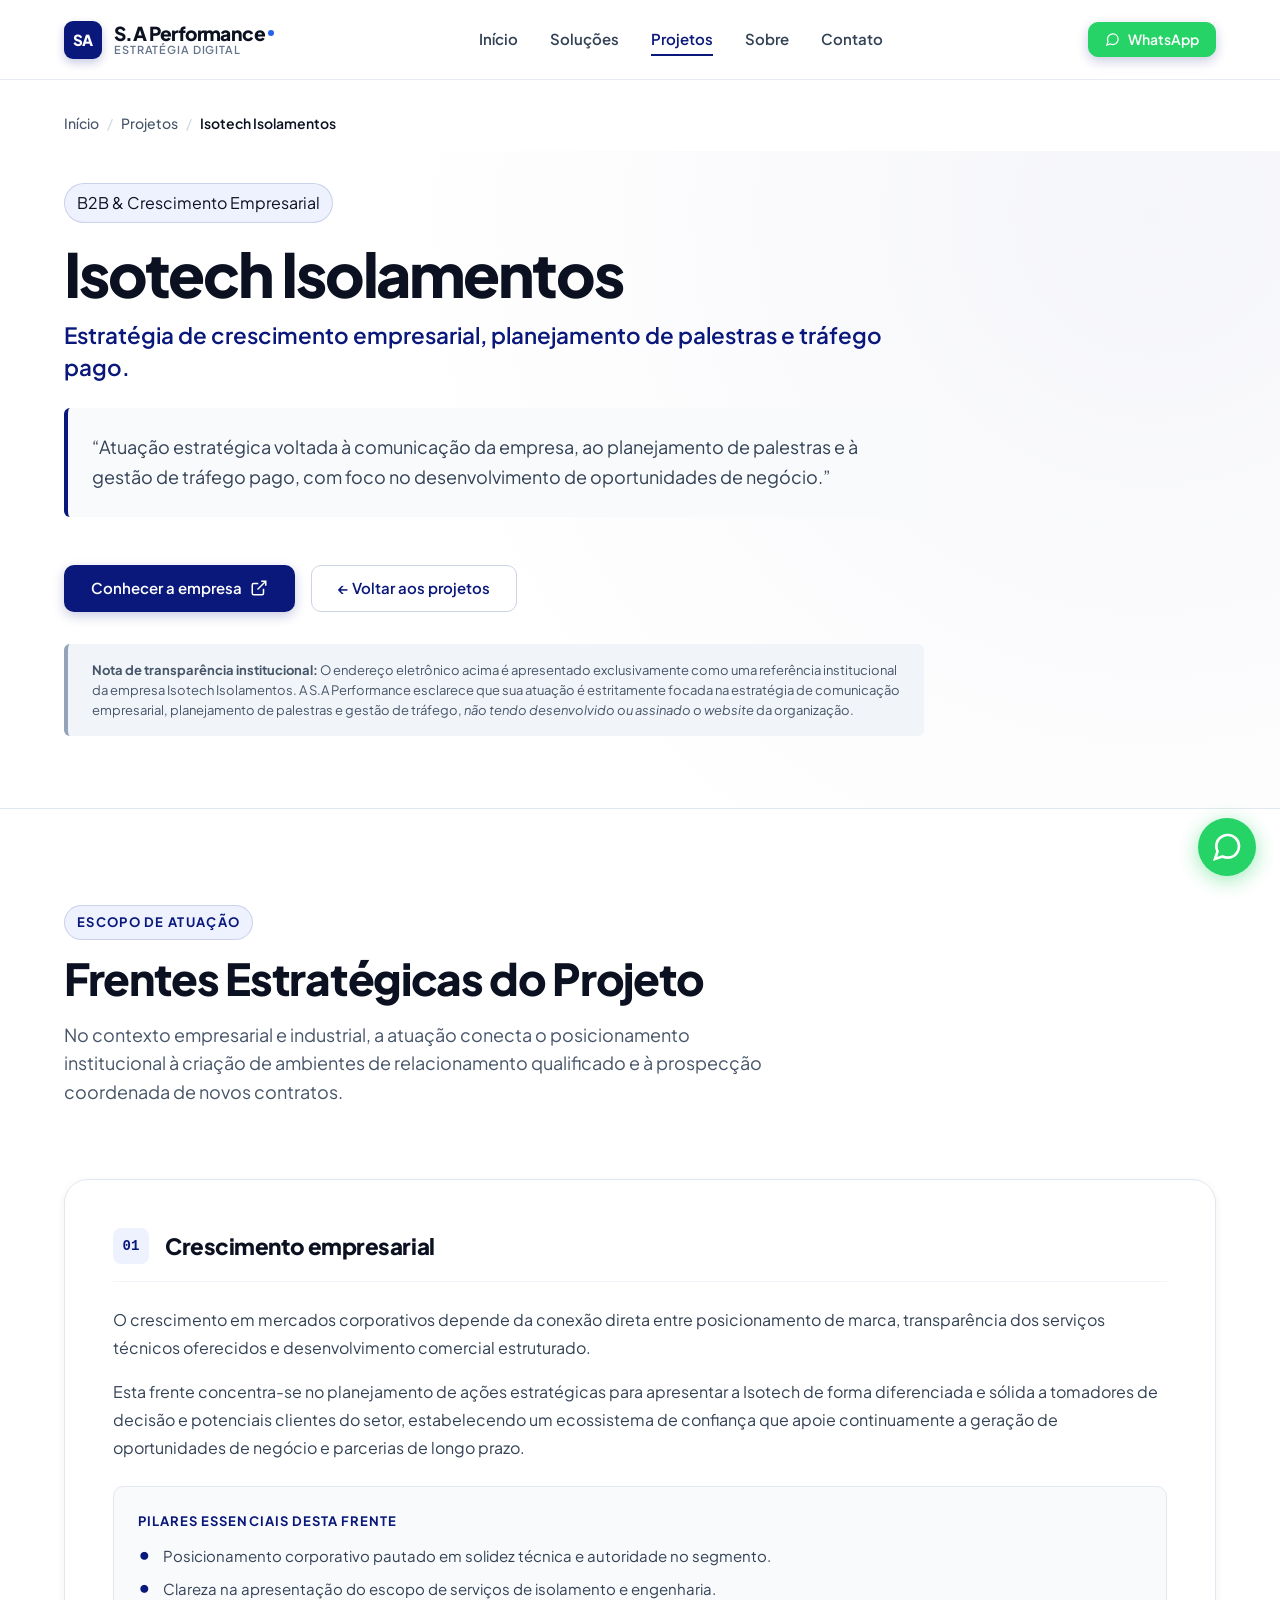
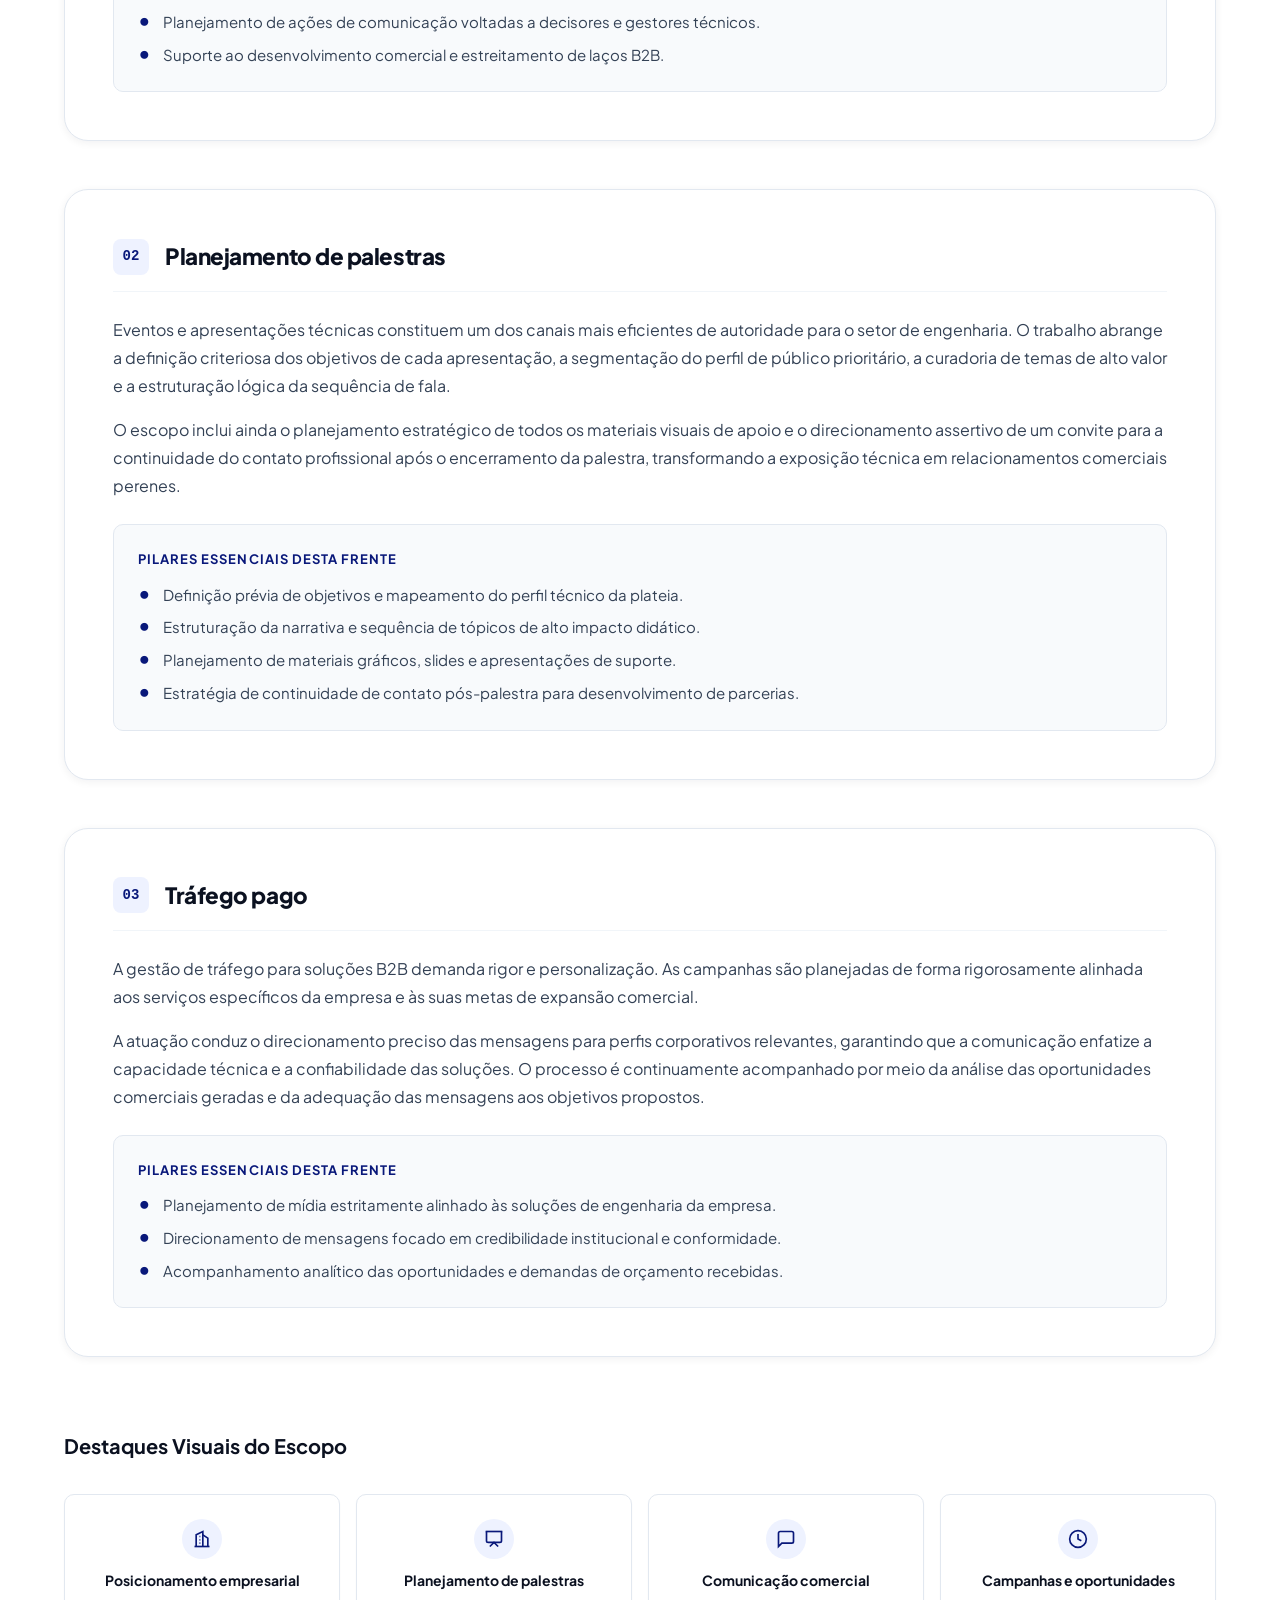
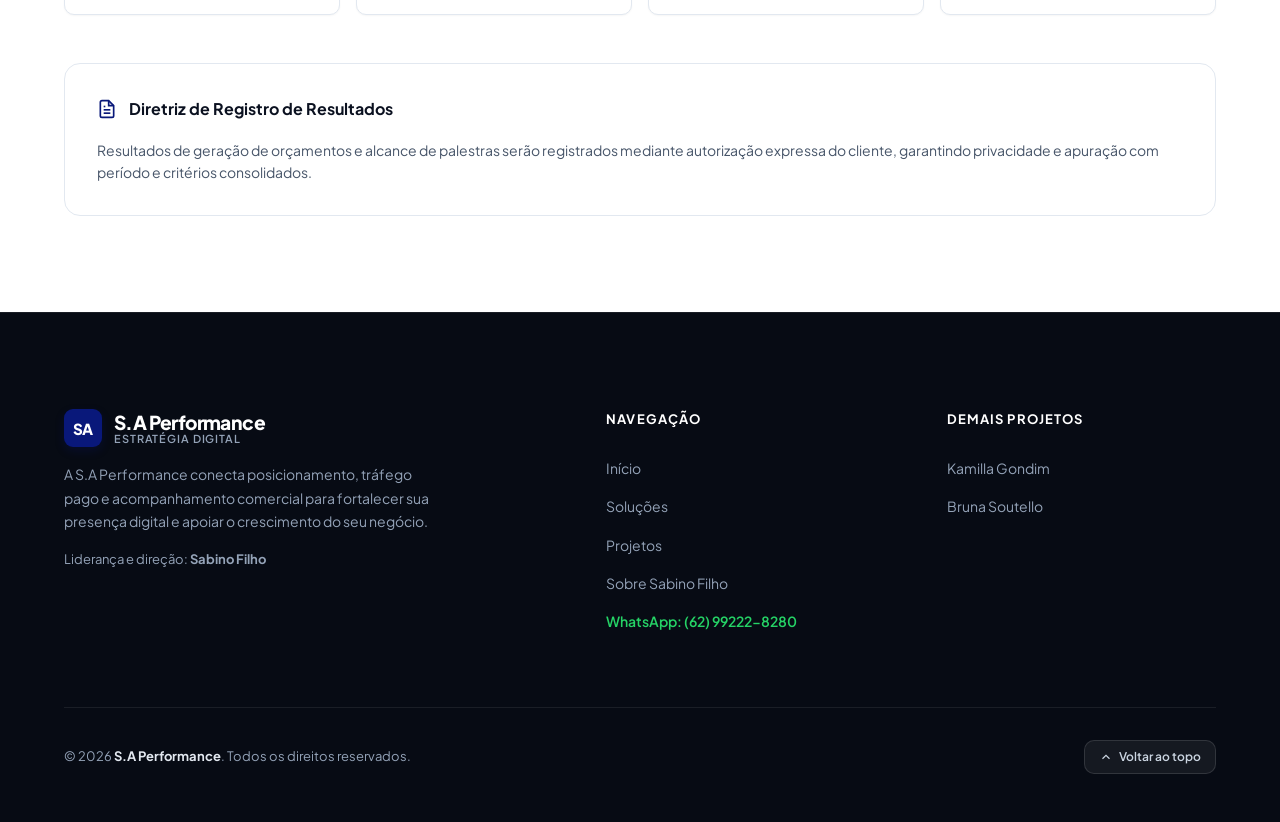
<file: projetos/isotech-isolamentos/index.html>
<!DOCTYPE html>
<html lang="pt-BR">
<head>
  <meta charset="UTF-8">
  <meta name="viewport" content="width=device-width, initial-scale=1.0">
  <title>Isotech Isolamentos — Portfólio Estratégico | S.A Performance</title>
  
  <!-- Metadados de SEO -->
  <meta name="description" content="Isotech Isolamentos: Estratégia de crescimento empresarial, planejamento de palestras e tráfego pago. Conheça a atuação estratégica da S.A Performance.">
  <meta name="robots" content="index, follow">

  <!-- Open Graph -->
  <meta property="og:type" content="article">
  <meta property="og:title" content="Isotech Isolamentos — S.A Performance">
  <meta property="og:description" content="Estratégia de crescimento empresarial, planejamento de palestras e tráfego pago para o mercado B2B corporativo.">
  <meta property="og:site_name" content="S.A Performance">

  <!-- Favicon -->
  <link rel="icon" type="image/svg+xml" href="../../assets/favicon.svg">

  <!-- Fontes do Google -->
  <link rel="preconnect" href="https://fonts.googleapis.com">
  <link rel="preconnect" href="https://fonts.gstatic.com" crossorigin>
  <link href="https://fonts.googleapis.com/css2?family=Plus+Jakarta+Sans:wght@300;400;500;600;700;800&family=Space+Grotesk:wght@500;700&display=swap" rel="stylesheet">

  <!-- Folhas de Estilos -->
  <link rel="stylesheet" href="../../css/main.css">
  <link rel="stylesheet" href="../../css/project-detail.css">
</head>
<body>
  <a href="#conteudo-principal" class="skip-link">Pular para o conteúdo principal</a>

  <!-- ========================================================================
       CABEÇALHO
       ======================================================================== -->
  <header class="site-header" role="banner">
    <div class="container header-inner">
      <a href="../../index.html" class="brand-logo" aria-label="S.A Performance - Início">
        <div class="brand-mark" aria-hidden="true">SA</div>
        <div class="brand-name">
          <span class="brand-title">S.A Performance <span class="brand-dot" aria-hidden="true"></span></span>
          <span class="brand-sub">Estratégia Digital</span>
        </div>
      </a>

      <nav class="site-nav" role="navigation" aria-label="Navegação do Projeto">
        <ul class="nav-menu">
          <li><a href="../../index.html#inicio" class="nav-link">Início</a></li>
          <li><a href="../../index.html#solucoes" class="nav-link">Soluções</a></li>
          <li><a href="../../index.html#projetos" class="nav-link active">Projetos</a></li>
          <li><a href="../../index.html#sobre" class="nav-link">Sobre</a></li>
          <li><a href="../../index.html#contato" class="nav-link">Contato</a></li>
        </ul>
      </nav>

      <div class="header-actions">
        <a href="https://wa.me/5562992228280?text=Ol%C3%A1%2C%20gostaria%20de%20conversar%20sobre%20estrat%C3%A9gia%20digital." target="_blank" rel="noopener noreferrer" class="btn btn-primary btn-sm btn-whatsapp-header" aria-label="Conversar no WhatsApp">
          <svg width="15" height="15" viewBox="0 0 24 24" fill="none" stroke="currentColor" stroke-width="2" aria-hidden="true"><path d="M21 11.5a8.38 8.38 0 0 1-.9 3.8 8.5 8.5 0 0 1-7.6 4.7 8.38 8.38 0 0 1-3.8-.9L3 21l1.9-5.7a8.38 8.38 0 0 1-.9-3.8 8.5 8.5 0 0 1 4.7-7.6 8.38 8.38 0 0 1 3.8-.9h.5a8.48 8.48 0 0 1 8 8v.5z"></path></svg>
          <span>WhatsApp</span>
        </a>
        <button class="mobile-toggle" aria-label="Abrir menu de navegação" aria-expanded="false">
          <svg viewBox="0 0 24 24" fill="none" stroke="currentColor" stroke-width="2"><line x1="3" y1="12" x2="21" y2="12"></line><line x1="3" y1="6" x2="21" y2="6"></line><line x1="3" y1="18" x2="21" y2="18"></line></svg>
        </button>
      </div>
    </div>
  </header>

  <!-- ========================================================================
       CONTEÚDO PRINCIPAL
       ======================================================================== -->
  <main id="conteudo-principal" role="main">

    <!-- BREADCRUMBS -->
    <div class="container breadcrumb-nav">
      <nav aria-label="Trilha de navegação">
        <ol class="breadcrumb-list">
          <li class="breadcrumb-item"><a href="../../index.html">Início</a></li>
          <li class="breadcrumb-separator" aria-hidden="true">/</li>
          <li class="breadcrumb-item"><a href="../../index.html#projetos">Projetos</a></li>
          <li class="breadcrumb-separator" aria-hidden="true">/</li>
          <li class="breadcrumb-item active" aria-current="page">Isotech Isolamentos</li>
        </ol>
      </nav>
    </div>

    <!-- ABERTURA DO PROJETO -->
    <section class="section project-detail-hero" aria-labelledby="project-title">
      <div class="container">
        <div class="project-hero-inner">
          <div class="project-hero-badge-wrap">
            <span class="eyebrow-badge">B2B & Crescimento Empresarial</span>
          </div>

          <h1 id="project-title" class="project-hero-title">Isotech Isolamentos</h1>
          
          <p class="project-hero-subtitle">
            Estratégia de crescimento empresarial, planejamento de palestras e tráfego pago.
          </p>

          <div class="project-hero-presentation">
            <p>
              “Atuação estratégica voltada à comunicação da empresa, ao planejamento de palestras e à gestão de tráfego pago, com foco no desenvolvimento de oportunidades de negócio.”
            </p>
          </div>

          <div class="project-hero-actions">
            <a href="https://www.isotechisolamentos.com.br/" target="_blank" rel="noopener noreferrer" class="btn btn-primary" id="btn-conhecer-empresa">
              Conhecer a empresa
              <svg class="btn-icon" viewBox="0 0 24 24" fill="none" stroke="currentColor" stroke-width="2"><path d="M18 13v6a2 2 0 0 1-2 2H5a2 2 0 0 1-2-2V8a2 2 0 0 1 2-2h6"></path><polyline points="15 3 21 3 21 9"></polyline><line x1="10" y1="14" x2="21" y2="3"></line></svg>
            </a>

            <a href="../../index.html#projetos" class="btn btn-secondary">
              ← Voltar aos projetos
            </a>
          </div>

          <!-- NOTA MANDATÓRIA DE TRANSPARÊNCIA -->
          <div class="project-reference-notice" role="note">
            <strong>Nota de transparência institucional:</strong> O endereço eletrônico acima é apresentado exclusivamente como uma referência institucional da empresa Isotech Isolamentos. A S.A Performance esclarece que sua atuação é estritamente focada na estratégia de comunicação empresarial, planejamento de palestras e gestão de tráfego, <em>não tendo desenvolvido ou assinado o website</em> da organização.
          </div>
        </div>
      </div>
    </section>

    <!-- FRENTES ESTRATÉGICAS DETALHADAS -->
    <section class="section" aria-labelledby="frentes-heading">
      <div class="container">
        <div class="section-header">
          <div class="eyebrow">
            <span class="eyebrow-badge">Escopo de Atuação</span>
          </div>
          <h2 id="frentes-heading" class="section-title">
            Frentes Estratégicas do Projeto
          </h2>
          <p class="section-lead">
            No contexto empresarial e industrial, a atuação conecta o posicionamento institucional à criação de ambientes de relacionamento qualificado e à prospecção coordenada de novos contratos.
          </p>
        </div>

        <div class="fronts-grid">

          <!-- FRENTE 1: CRESCIMENTO EMPRESARIAL -->
          <article class="front-card">
            <div class="front-card-header">
              <span class="front-index">01</span>
              <h3 class="front-title">Crescimento empresarial</h3>
            </div>
            <div class="front-body">
              <p>
                O crescimento em mercados corporativos depende da conexão direta entre posicionamento de marca, transparência dos serviços técnicos oferecidos e desenvolvimento comercial estruturado.
              </p>
              <p>
                Esta frente concentra-se no planejamento de ações estratégicas para apresentar a Isotech de forma diferenciada e sólida a tomadores de decisão e potenciais clientes do setor, estabelecendo um ecossistema de confiança que apoie continuamente a geração de oportunidades de negócio e parcerias de longo prazo.
              </p>
            </div>

            <div class="front-keypoints">
              <div class="front-keypoints-title">Pilares Essenciais Desta Frente</div>
              <ul class="front-keypoints-list">
                <li>Posicionamento corporativo pautado em solidez técnica e autoridade no segmento.</li>
                <li>Clareza na apresentação do escopo de serviços de isolamento e engenharia.</li>
                <li>Planejamento de ações de comunicação voltadas a decisores e gestores técnicos.</li>
                <li>Suporte ao desenvolvimento comercial e estreitamento de laços B2B.</li>
              </ul>
            </div>
          </article>

          <!-- FRENTE 2: PLANEJAMENTO DE PALESTRAS -->
          <article class="front-card">
            <div class="front-card-header">
              <span class="front-index">02</span>
              <h3 class="front-title">Planejamento de palestras</h3>
            </div>
            <div class="front-body">
              <p>
                Eventos e apresentações técnicas constituem um dos canais mais eficientes de autoridade para o setor de engenharia. O trabalho abrange a definição criteriosa dos objetivos de cada apresentação, a segmentação do perfil de público prioritário, a curadoria de temas de alto valor e a estruturação lógica da sequência de fala.
              </p>
              <p>
                O escopo inclui ainda o planejamento estratégico de todos os materiais visuais de apoio e o direcionamento assertivo de um convite para a continuidade do contato profissional após o encerramento da palestra, transformando a exposição técnica em relacionamentos comerciais perenes.
              </p>
            </div>

            <div class="front-keypoints">
              <div class="front-keypoints-title">Pilares Essenciais Desta Frente</div>
              <ul class="front-keypoints-list">
                <li>Definição prévia de objetivos e mapeamento do perfil técnico da plateia.</li>
                <li>Estruturação da narrativa e sequência de tópicos de alto impacto didático.</li>
                <li>Planejamento de materiais gráficos, slides e apresentações de suporte.</li>
                <li>Estratégia de continuidade de contato pós-palestra para desenvolvimento de parcerias.</li>
              </ul>
            </div>
          </article>

          <!-- FRENTE 3: TRÁFEGO PAGO -->
          <article class="front-card">
            <div class="front-card-header">
              <span class="front-index">03</span>
              <h3 class="front-title">Tráfego pago</h3>
            </div>
            <div class="front-body">
              <p>
                A gestão de tráfego para soluções B2B demanda rigor e personalização. As campanhas são planejadas de forma rigorosamente alinhada aos serviços específicos da empresa e às suas metas de expansão comercial.
              </p>
              <p>
                A atuação conduz o direcionamento preciso das mensagens para perfis corporativos relevantes, garantindo que a comunicação enfatize a capacidade técnica e a confiabilidade das soluções. O processo é continuamente acompanhado por meio da análise das oportunidades comerciais geradas e da adequação das mensagens aos objetivos propostos.
              </p>
            </div>

            <div class="front-keypoints">
              <div class="front-keypoints-title">Pilares Essenciais Desta Frente</div>
              <ul class="front-keypoints-list">
                <li>Planejamento de mídia estritamente alinhado às soluções de engenharia da empresa.</li>
                <li>Direcionamento de mensagens focado em credibilidade institucional e conformidade.</li>
                <li>Acompanhamento analítico das oportunidades e demandas de orçamento recebidas.</li>
              </ul>
            </div>
          </article>

        </div>

        <!-- DESTAQUES VISUAIS -->
        <div style="margin-top: var(--space-3xl);">
          <h3 style="font-size: 1.25rem; font-weight: 700; color: var(--color-slate-900); margin-bottom: var(--space-md);">
            Destaques Visuais do Escopo
          </h3>
          <div class="visual-highlights-container">
            <div class="highlight-box">
              <div class="highlight-box-icon" aria-hidden="true">
                <svg viewBox="0 0 24 24" fill="none" stroke="currentColor" stroke-width="2"><path d="M3 21h18"></path><path d="M5 21V7l8-4v18"></path><path d="M19 21V11l-6-4"></path><path d="M9 9h1"></path><path d="M9 13h1"></path><path d="M9 17h1"></path></svg>
              </div>
              <span class="highlight-box-text">Posicionamento empresarial</span>
            </div>

            <div class="highlight-box">
              <div class="highlight-box-icon" aria-hidden="true">
                <svg viewBox="0 0 24 24" fill="none" stroke="currentColor" stroke-width="2"><path d="M2 3h20"></path><path d="M21 3v11a2 2 0 0 1-2 2H5a2 2 0 0 1-2-2V3"></path><path d="m7 21 5-5 5 5"></path></svg>
              </div>
              <span class="highlight-box-text">Planejamento de palestras</span>
            </div>

            <div class="highlight-box">
              <div class="highlight-box-icon" aria-hidden="true">
                <svg viewBox="0 0 24 24" fill="none" stroke="currentColor" stroke-width="2"><path d="M21 15a2 2 0 0 1-2 2H7l-4 4V5a2 2 0 0 1 2-2h14a2 2 0 0 1 2 2z"></path></svg>
              </div>
              <span class="highlight-box-text">Comunicação comercial</span>
            </div>

            <div class="highlight-box">
              <div class="highlight-box-icon" aria-hidden="true">
                <svg viewBox="0 0 24 24" fill="none" stroke="currentColor" stroke-width="2"><circle cx="12" cy="12" r="10"></circle><polyline points="12 6 12 12 16 14"></polyline></svg>
              </div>
              <span class="highlight-box-text">Campanhas e oportunidades</span>
            </div>
          </div>
        </div>


        <!-- ESTRUTURA PARA MÉTRICAS VERIFICADAS FUTURAS -->
        <div class="metrics-framework-box" role="region" aria-label="Estrutura de Métricas">
          <div class="metrics-framework-header">
            <svg width="20" height="20" viewBox="0 0 24 24" fill="none" stroke="var(--color-brand-primary)" stroke-width="2"><path d="M14 2H6a2 2 0 0 0-2 2v16a2 2 0 0 0 2 2h12a2 2 0 0 0 2-2V8z"></path><polyline points="14 2 14 8 20 8"></polyline><line x1="16" y1="13" x2="8" y2="13"></line><line x1="16" y1="17" x2="8" y2="17"></line><polyline points="10 9 9 9 8 9"></polyline></svg>
            <h4>Diretriz de Registro de Resultados</h4>
          </div>
          <div class="metrics-framework-content">
            <p>
              Resultados de geração de orçamentos e alcance de palestras serão registrados mediante autorização expressa do cliente, garantindo privacidade e apuração com período e critérios consolidados.
            </p>
          </div>
        </div>



      </div>
    </section>

  </main>

  <!-- ========================================================================
       RODAPÉ
       ======================================================================== -->
  <footer class="site-footer" role="contentinfo">
    <div class="container">
      <div class="footer-grid">
        <div class="footer-brand-summary">
          <div class="footer-logo-wrap">
            <a href="../../index.html" class="brand-logo" aria-label="S.A Performance - Início">
              <div class="brand-mark" aria-hidden="true">SA</div>
              <div class="brand-name">
                <span class="brand-title">S.A Performance</span>
                <span class="brand-sub">Estratégia Digital</span>
              </div>
            </a>
          </div>
          <p class="footer-desc">
            A S.A Performance conecta posicionamento, tráfego pago e acompanhamento comercial para fortalecer sua presença digital e apoiar o crescimento do seu negócio.
          </p>
          <p style="font-size: 0.8125rem; color: var(--color-slate-400);">
            Liderança e direção: <strong>Sabino Filho</strong>
          </p>
        </div>

        <div>
          <h4 class="footer-col-title">Navegação</h4>
          <ul class="footer-links">
            <li><a href="../../index.html#inicio" class="footer-link">Início</a></li>
            <li><a href="../../index.html#solucoes" class="footer-link">Soluções</a></li>
            <li><a href="../../index.html#projetos" class="footer-link">Projetos</a></li>
            <li><a href="../../index.html#sobre" class="footer-link">Sobre Sabino Filho</a></li>
            <li><a href="https://wa.me/5562992228280?text=Ol%C3%A1%2C%20gostaria%20de%20conversar%20sobre%20estrat%C3%A9gia%20digital." target="_blank" rel="noopener noreferrer" class="footer-link" style="color: #25D366; font-weight: 600;">WhatsApp: (62) 99222-8280</a></li>
          </ul>
        </div>

        <div>
          <h4 class="footer-col-title">Demais Projetos</h4>
          <ul class="footer-links">
            <li><a href="../kamilla-gondim/" class="footer-link">Kamilla Gondim</a></li>
            <li><a href="../bruna-soutello/" class="footer-link">Bruna Soutello</a></li>
          </ul>
        </div>
      </div>

      <div class="footer-bottom">
        <p class="footer-copy">
          &copy; 2026 <strong>S.A Performance</strong>. Todos os direitos reservados.
        </p>

        <button type="button" class="back-to-top-btn" aria-label="Voltar ao topo da página">
          <svg width="14" height="14" viewBox="0 0 24 24" fill="none" stroke="currentColor" stroke-width="2" aria-hidden="true"><polyline points="18 15 12 9 6 15"></polyline></svg>
          Voltar ao topo
        </button>
      </div>
    </div>
  </footer>

  <!-- Botão Flutuante de WhatsApp -->
  <a href="https://wa.me/5562992228280?text=Ol%C3%A1%2C%20gostaria%20de%20conversar%20sobre%20estrat%C3%A9gia%20digital." target="_blank" rel="noopener noreferrer" class="floating-whatsapp" aria-label="Conversar no WhatsApp: (62) 99222-8280">
    <svg viewBox="0 0 24 24" fill="none" stroke="currentColor" stroke-width="2" aria-hidden="true">
      <path d="M21 11.5a8.38 8.38 0 0 1-.9 3.8 8.5 8.5 0 0 1-7.6 4.7 8.38 8.38 0 0 1-3.8-.9L3 21l1.9-5.7a8.38 8.38 0 0 1-.9-3.8 8.5 8.5 0 0 1 4.7-7.6 8.38 8.38 0 0 1 3.8-.9h.5a8.48 8.48 0 0 1 8 8v.5z"></path>
    </svg>
    <span class="floating-whatsapp-tooltip">Falar no WhatsApp: (62) 99222-8280</span>
  </a>

  <script src="../../js/site-config.js"></script>
  <script src="../../js/main.js"></script>
</body>
</html>
</file>
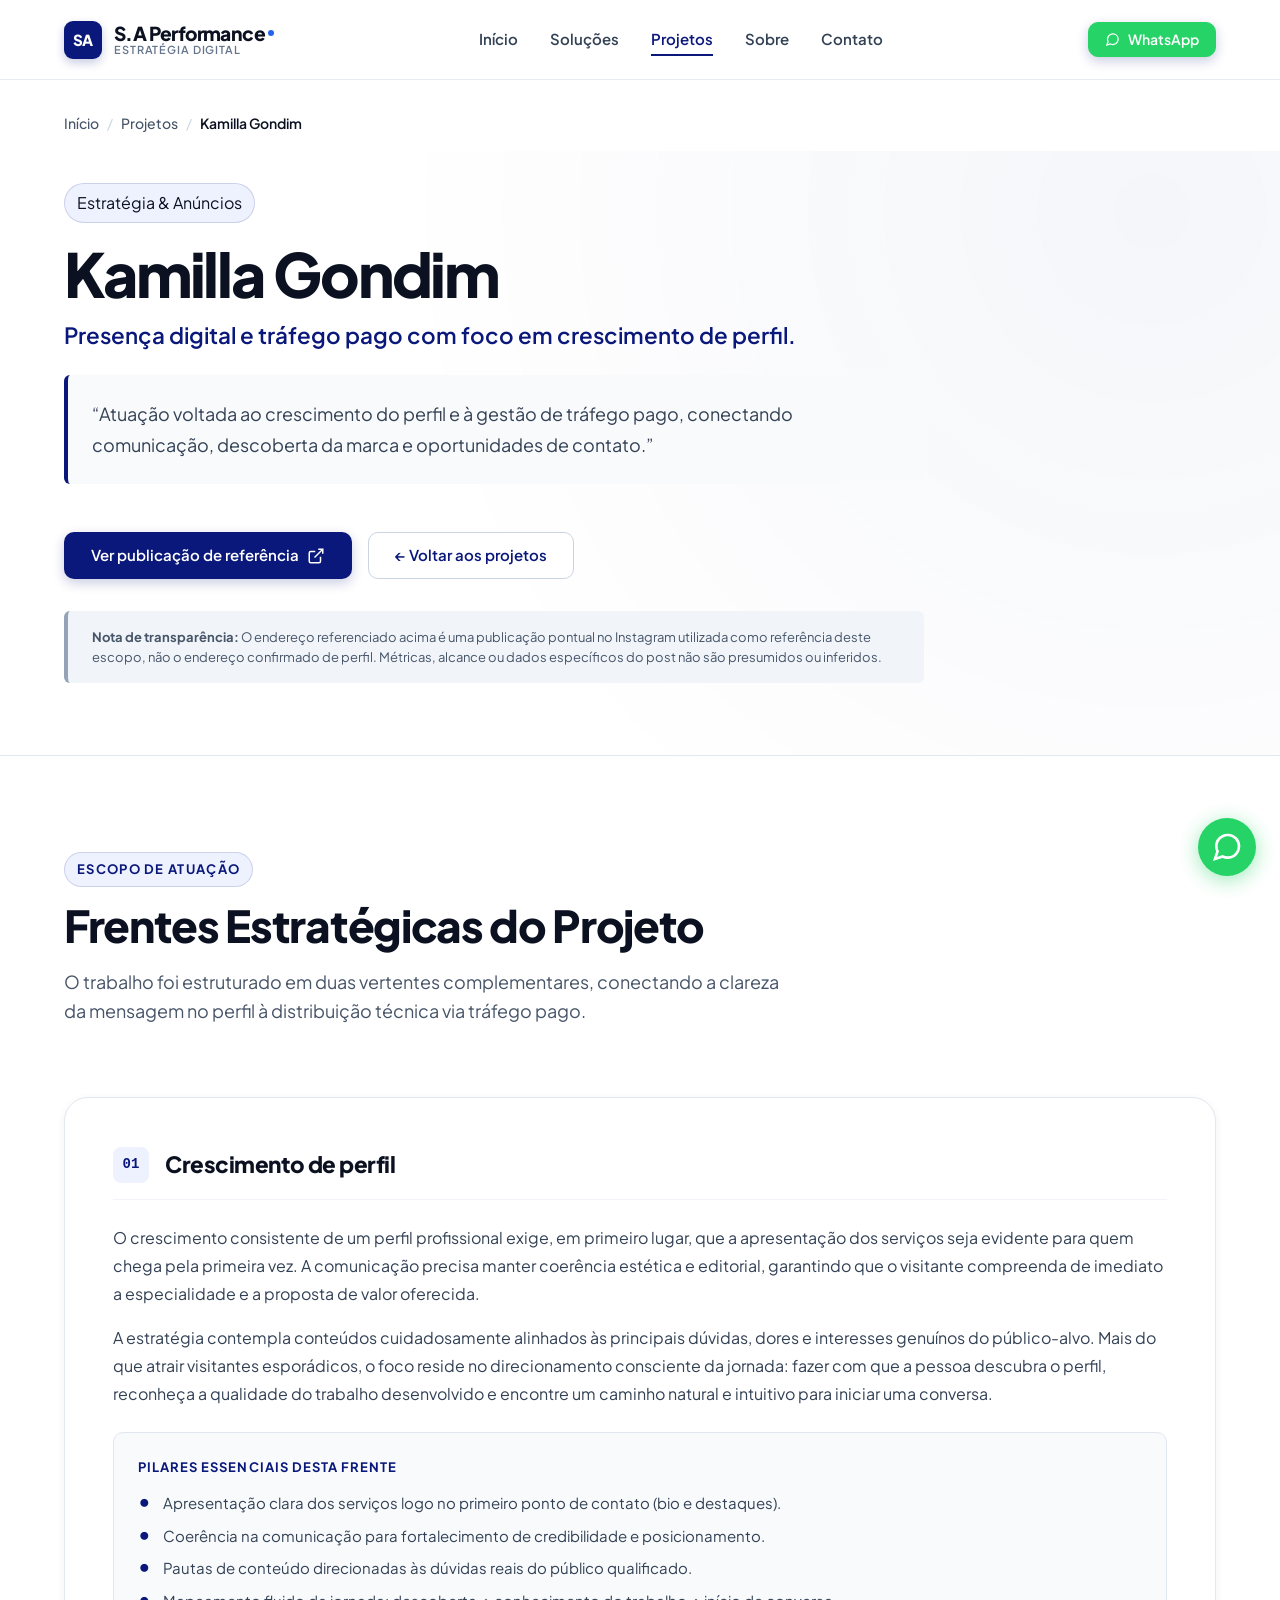
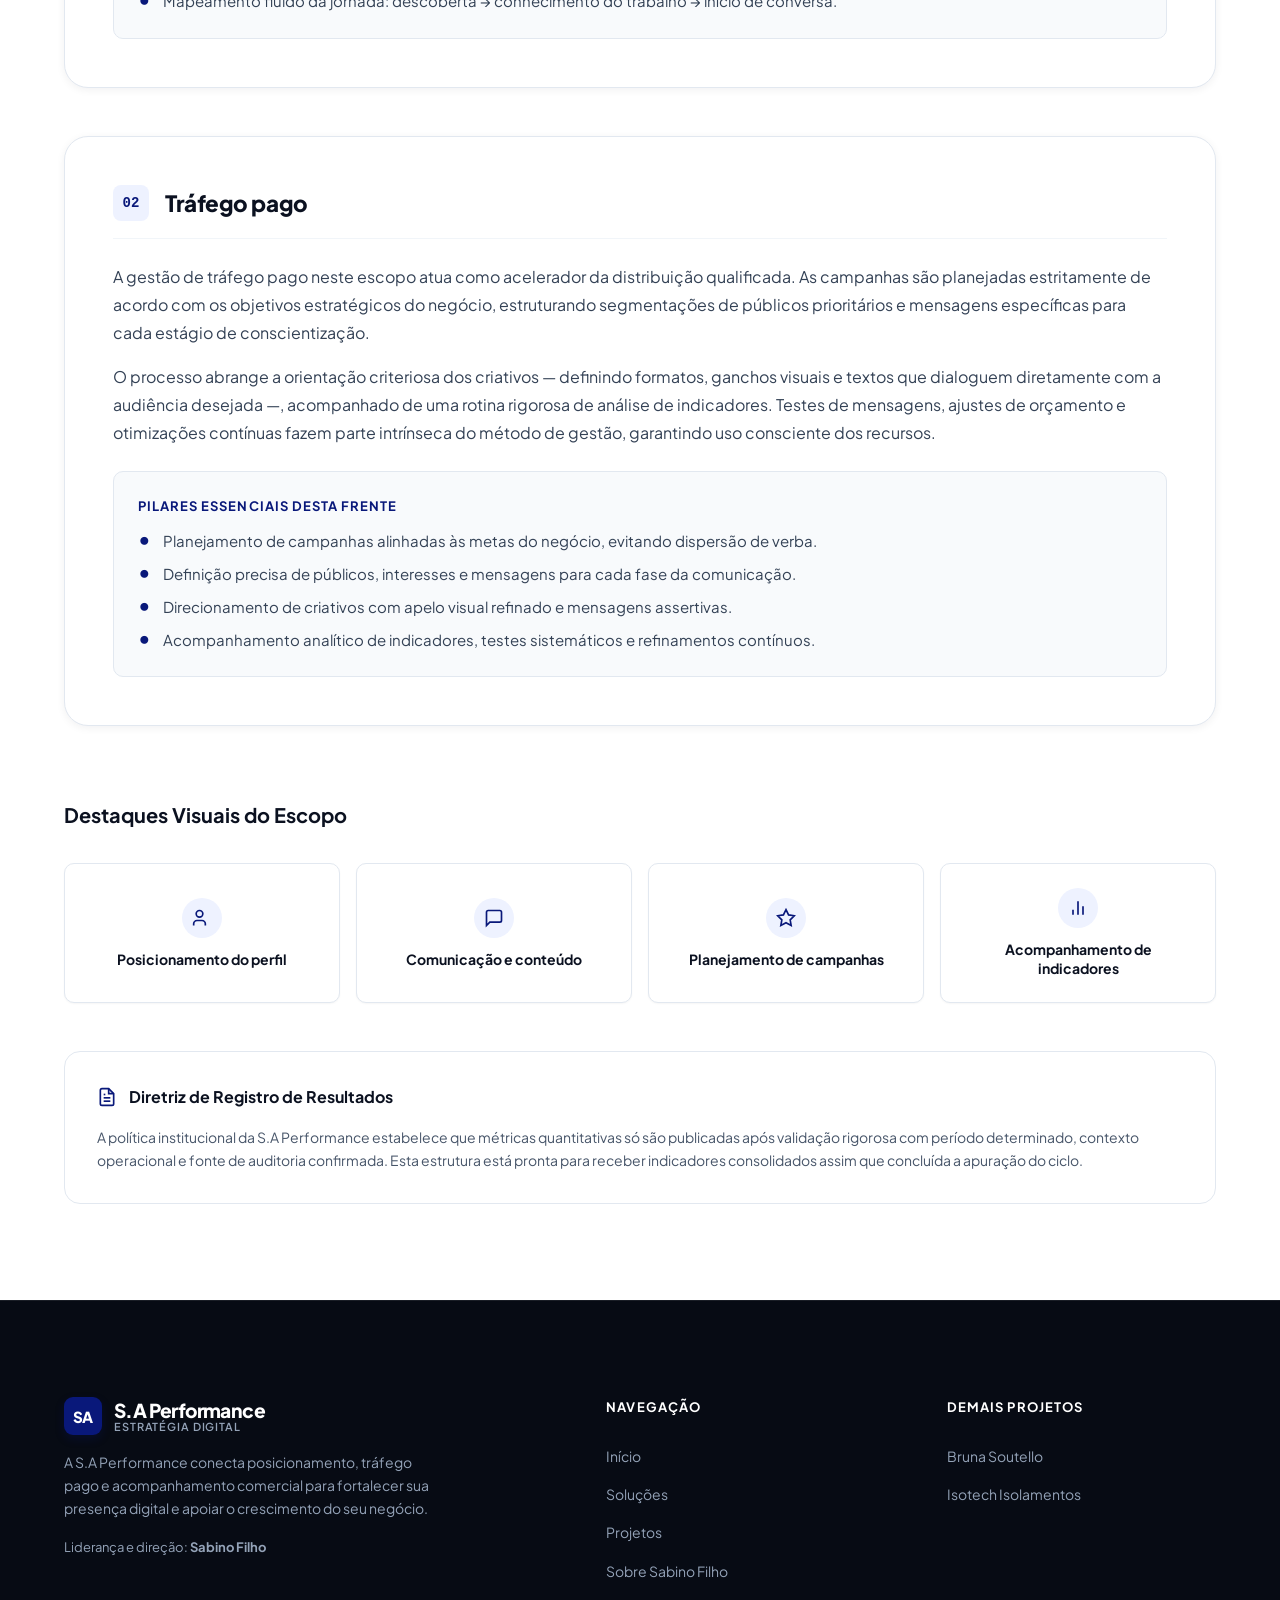
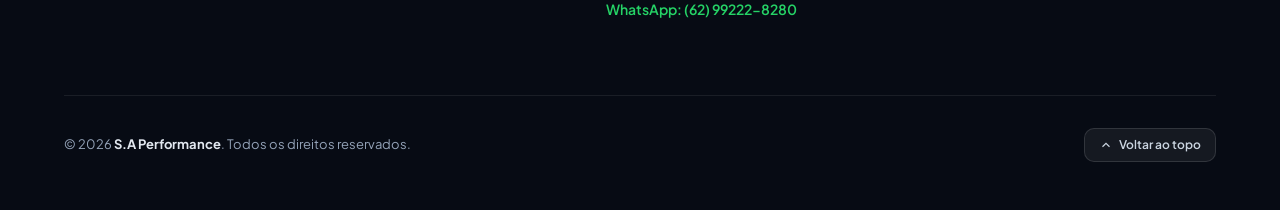
<file: projetos/kamilla-gondim/index.html>
<!DOCTYPE html>
<html lang="pt-BR">
<head>
  <meta charset="UTF-8">
  <meta name="viewport" content="width=device-width, initial-scale=1.0">
  <title>Kamilla Gondim — Portfólio Estratégico | S.A Performance</title>
  
  <!-- Metadados de SEO -->
  <meta name="description" content="Kamilla Gondim: Presença digital e tráfego pago com foco em crescimento de perfil. Conheça a atuação estratégica desenvolvida pela S.A Performance.">
  <meta name="robots" content="index, follow">

  <!-- Open Graph -->
  <meta property="og:type" content="article">
  <meta property="og:title" content="Kamilla Gondim — S.A Performance">
  <meta property="og:description" content="Presença digital e tráfego pago com foco em crescimento de perfil. Atuação estratégica por Sabino Filho / S.A Performance.">
  <meta property="og:site_name" content="S.A Performance">

  <!-- Favicon -->
  <link rel="icon" type="image/svg+xml" href="../../assets/favicon.svg">

  <!-- Fontes do Google -->
  <link rel="preconnect" href="https://fonts.googleapis.com">
  <link rel="preconnect" href="https://fonts.gstatic.com" crossorigin>
  <link href="https://fonts.googleapis.com/css2?family=Plus+Jakarta+Sans:wght@300;400;500;600;700;800&family=Space+Grotesk:wght@500;700&display=swap" rel="stylesheet">

  <!-- Folhas de Estilos -->
  <link rel="stylesheet" href="../../css/main.css">
  <link rel="stylesheet" href="../../css/project-detail.css">
</head>
<body>
  <a href="#conteudo-principal" class="skip-link">Pular para o conteúdo principal</a>

  <!-- ========================================================================
       CABEÇALHO
       ======================================================================== -->
  <header class="site-header" role="banner">
    <div class="container header-inner">
      <a href="../../index.html" class="brand-logo" aria-label="S.A Performance - Início">
        <div class="brand-mark" aria-hidden="true">SA</div>
        <div class="brand-name">
          <span class="brand-title">S.A Performance <span class="brand-dot" aria-hidden="true"></span></span>
          <span class="brand-sub">Estratégia Digital</span>
        </div>
      </a>

      <nav class="site-nav" role="navigation" aria-label="Navegação do Projeto">
        <ul class="nav-menu">
          <li><a href="../../index.html#inicio" class="nav-link">Início</a></li>
          <li><a href="../../index.html#solucoes" class="nav-link">Soluções</a></li>
          <li><a href="../../index.html#projetos" class="nav-link active">Projetos</a></li>
          <li><a href="../../index.html#sobre" class="nav-link">Sobre</a></li>
          <li><a href="../../index.html#contato" class="nav-link">Contato</a></li>
        </ul>
      </nav>

      <div class="header-actions">
        <a href="https://wa.me/5562992228280?text=Ol%C3%A1%2C%20gostaria%20de%20conversar%20sobre%20estrat%C3%A9gia%20digital." target="_blank" rel="noopener noreferrer" class="btn btn-primary btn-sm btn-whatsapp-header" aria-label="Conversar no WhatsApp">
          <svg width="15" height="15" viewBox="0 0 24 24" fill="none" stroke="currentColor" stroke-width="2" aria-hidden="true"><path d="M21 11.5a8.38 8.38 0 0 1-.9 3.8 8.5 8.5 0 0 1-7.6 4.7 8.38 8.38 0 0 1-3.8-.9L3 21l1.9-5.7a8.38 8.38 0 0 1-.9-3.8 8.5 8.5 0 0 1 4.7-7.6 8.38 8.38 0 0 1 3.8-.9h.5a8.48 8.48 0 0 1 8 8v.5z"></path></svg>
          <span>WhatsApp</span>
        </a>
        <button class="mobile-toggle" aria-label="Abrir menu de navegação" aria-expanded="false">
          <svg viewBox="0 0 24 24" fill="none" stroke="currentColor" stroke-width="2"><line x1="3" y1="12" x2="21" y2="12"></line><line x1="3" y1="6" x2="21" y2="6"></line><line x1="3" y1="18" x2="21" y2="18"></line></svg>
        </button>
      </div>
    </div>
  </header>

  <!-- ========================================================================
       CONTEÚDO PRINCIPAL
       ======================================================================== -->
  <main id="conteudo-principal" role="main">

    <!-- BREADCRUMBS -->
    <div class="container breadcrumb-nav">
      <nav aria-label="Trilha de navegação">
        <ol class="breadcrumb-list">
          <li class="breadcrumb-item"><a href="../../index.html">Início</a></li>
          <li class="breadcrumb-separator" aria-hidden="true">/</li>
          <li class="breadcrumb-item"><a href="../../index.html#projetos">Projetos</a></li>
          <li class="breadcrumb-separator" aria-hidden="true">/</li>
          <li class="breadcrumb-item active" aria-current="page">Kamilla Gondim</li>
        </ol>
      </nav>
    </div>

    <!-- ABERTURA DO PROJETO -->
    <section class="section project-detail-hero" aria-labelledby="project-title">
      <div class="container">
        <div class="project-hero-inner">
          <div class="project-hero-badge-wrap">
            <span class="eyebrow-badge">Estratégia & Anúncios</span>
          </div>

          <h1 id="project-title" class="project-hero-title">Kamilla Gondim</h1>
          
          <p class="project-hero-subtitle">
            Presença digital e tráfego pago com foco em crescimento de perfil.
          </p>

          <div class="project-hero-presentation">
            <p>
              “Atuação voltada ao crescimento do perfil e à gestão de tráfego pago, conectando comunicação, descoberta da marca e oportunidades de contato.”
            </p>
          </div>

          <div class="project-hero-actions">
            <a href="https://www.instagram.com/p/DdjMjqQx8l8/" target="_blank" rel="noopener noreferrer" class="btn btn-primary" id="btn-ver-publicacao">
              Ver publicação de referência
              <svg class="btn-icon" viewBox="0 0 24 24" fill="none" stroke="currentColor" stroke-width="2"><path d="M18 13v6a2 2 0 0 1-2 2H5a2 2 0 0 1-2-2V8a2 2 0 0 1 2-2h6"></path><polyline points="15 3 21 3 21 9"></polyline><line x1="10" y1="14" x2="21" y2="3"></line></svg>
            </a>

            <a href="../../index.html#projetos" class="btn btn-secondary">
              ← Voltar aos projetos
            </a>
          </div>

          <!-- Nota de Transparência sobre o Link -->
          <div class="project-reference-notice" role="note">
            <strong>Nota de transparência:</strong> O endereço referenciado acima é uma publicação pontual no Instagram utilizada como referência deste escopo, não o endereço confirmado de perfil. Métricas, alcance ou dados específicos do post não são presumidos ou inferidos.
          </div>
        </div>
      </div>
    </section>

    <!-- FRENTES ESTRATÉGICAS DETALHADAS -->
    <section class="section" aria-labelledby="frentes-heading">
      <div class="container">
        <div class="section-header">
          <div class="eyebrow">
            <span class="eyebrow-badge">Escopo de Atuação</span>
          </div>
          <h2 id="frentes-heading" class="section-title">
            Frentes Estratégicas do Projeto
          </h2>
          <p class="section-lead">
            O trabalho foi estruturado em duas vertentes complementares, conectando a clareza da mensagem no perfil à distribuição técnica via tráfego pago.
          </p>
        </div>

        <div class="fronts-grid">

          <!-- FRENTE 1: CRESCIMENTO DE PERFIL -->
          <article class="front-card">
            <div class="front-card-header">
              <span class="front-index">01</span>
              <h3 class="front-title">Crescimento de perfil</h3>
            </div>
            <div class="front-body">
              <p>
                O crescimento consistente de um perfil profissional exige, em primeiro lugar, que a apresentação dos serviços seja evidente para quem chega pela primeira vez. A comunicação precisa manter coerência estética e editorial, garantindo que o visitante compreenda de imediato a especialidade e a proposta de valor oferecida.
              </p>
              <p>
                A estratégia contempla conteúdos cuidadosamente alinhados às principais dúvidas, dores e interesses genuínos do público-alvo. Mais do que atrair visitantes esporádicos, o foco reside no direcionamento consciente da jornada: fazer com que a pessoa descubra o perfil, reconheça a qualidade do trabalho desenvolvido e encontre um caminho natural e intuitivo para iniciar uma conversa.
              </p>
            </div>

            <div class="front-keypoints">
              <div class="front-keypoints-title">Pilares Essenciais Desta Frente</div>
              <ul class="front-keypoints-list">
                <li>Apresentação clara dos serviços logo no primeiro ponto de contato (bio e destaques).</li>
                <li>Coerência na comunicação para fortalecimento de credibilidade e posicionamento.</li>
                <li>Pautas de conteúdo direcionadas às dúvidas reais do público qualificado.</li>
                <li>Mapeamento fluido da jornada: descoberta → conhecimento do trabalho → início de conversa.</li>
              </ul>
            </div>
          </article>

          <!-- FRENTE 2: TRÁFEGO PAGO -->
          <article class="front-card">
            <div class="front-card-header">
              <span class="front-index">02</span>
              <h3 class="front-title">Tráfego pago</h3>
            </div>
            <div class="front-body">
              <p>
                A gestão de tráfego pago neste escopo atua como acelerador da distribuição qualificada. As campanhas são planejadas estritamente de acordo com os objetivos estratégicos do negócio, estruturando segmentações de públicos prioritários e mensagens específicas para cada estágio de conscientização.
              </p>
              <p>
                O processo abrange a orientação criteriosa dos criativos — definindo formatos, ganchos visuais e textos que dialoguem diretamente com a audiência desejada —, acompanhado de uma rotina rigorosa de análise de indicadores. Testes de mensagens, ajustes de orçamento e otimizações contínuas fazem parte intrínseca do método de gestão, garantindo uso consciente dos recursos.
              </p>
            </div>

            <div class="front-keypoints">
              <div class="front-keypoints-title">Pilares Essenciais Desta Frente</div>
              <ul class="front-keypoints-list">
                <li>Planejamento de campanhas alinhadas às metas do negócio, evitando dispersão de verba.</li>
                <li>Definição precisa de públicos, interesses e mensagens para cada fase da comunicação.</li>
                <li>Direcionamento de criativos com apelo visual refinado e mensagens assertivas.</li>
                <li>Acompanhamento analítico de indicadores, testes sistemáticos e refinamentos contínuos.</li>
              </ul>
            </div>
          </article>

        </div>

        <!-- DESTAQUES VISUAIS -->
        <div style="margin-top: var(--space-3xl);">
          <h3 style="font-size: 1.25rem; font-weight: 700; color: var(--color-slate-900); margin-bottom: var(--space-md);">
            Destaques Visuais do Escopo
          </h3>
          <div class="visual-highlights-container">
            <div class="highlight-box">
              <div class="highlight-box-icon" aria-hidden="true">
                <svg viewBox="0 0 24 24" fill="none" stroke="currentColor" stroke-width="2"><path d="M16 21v-2a4 4 0 0 0-4-4H6a4 4 0 0 0-4 4v2"></path><circle cx="9" cy="7" r="4"></circle></svg>
              </div>
              <span class="highlight-box-text">Posicionamento do perfil</span>
            </div>

            <div class="highlight-box">
              <div class="highlight-box-icon" aria-hidden="true">
                <svg viewBox="0 0 24 24" fill="none" stroke="currentColor" stroke-width="2"><path d="M21 15a2 2 0 0 1-2 2H7l-4 4V5a2 2 0 0 1 2-2h14a2 2 0 0 1 2 2z"></path></svg>
              </div>
              <span class="highlight-box-text">Comunicação e conteúdo</span>
            </div>

            <div class="highlight-box">
              <div class="highlight-box-icon" aria-hidden="true">
                <svg viewBox="0 0 24 24" fill="none" stroke="currentColor" stroke-width="2"><polygon points="12 2 15.09 8.26 22 9.27 17 14.14 18.18 21.02 12 17.77 5.82 21.02 7 14.14 2 9.27 8.91 8.26 12 2"></polygon></svg>
              </div>
              <span class="highlight-box-text">Planejamento de campanhas</span>
            </div>

            <div class="highlight-box">
              <div class="highlight-box-icon" aria-hidden="true">
                <svg viewBox="0 0 24 24" fill="none" stroke="currentColor" stroke-width="2"><line x1="18" y1="20" x2="18" y2="10"></line><line x1="12" y1="20" x2="12" y2="4"></line><line x1="6" y1="20" x2="6" y2="14"></line></svg>
              </div>
              <span class="highlight-box-text">Acompanhamento de indicadores</span>
            </div>
          </div>
        </div>



        <!-- ESTRUTURA PARA MÉTRICAS VERIFICADAS FUTURAS -->
        <div class="metrics-framework-box" role="region" aria-label="Estrutura de Métricas">
          <div class="metrics-framework-header">
            <svg width="20" height="20" viewBox="0 0 24 24" fill="none" stroke="var(--color-brand-primary)" stroke-width="2"><path d="M14 2H6a2 2 0 0 0-2 2v16a2 2 0 0 0 2 2h12a2 2 0 0 0 2-2V8z"></path><polyline points="14 2 14 8 20 8"></polyline><line x1="16" y1="13" x2="8" y2="13"></line><line x1="16" y1="17" x2="8" y2="17"></line><polyline points="10 9 9 9 8 9"></polyline></svg>
            <h4>Diretriz de Registro de Resultados</h4>
          </div>
          <div class="metrics-framework-content">
            <p>
              A política institucional da S.A Performance estabelece que métricas quantitativas só são publicadas após validação rigorosa com período determinado, contexto operacional e fonte de auditoria confirmada. Esta estrutura está pronta para receber indicadores consolidados assim que concluída a apuração do ciclo.
            </p>
          </div>
        </div>



      </div>
    </section>

  </main>

  <!-- ========================================================================
       RODAPÉ
       ======================================================================== -->
  <footer class="site-footer" role="contentinfo">
    <div class="container">
      <div class="footer-grid">
        <div class="footer-brand-summary">
          <div class="footer-logo-wrap">
            <a href="../../index.html" class="brand-logo" aria-label="S.A Performance - Início">
              <div class="brand-mark" aria-hidden="true">SA</div>
              <div class="brand-name">
                <span class="brand-title">S.A Performance</span>
                <span class="brand-sub">Estratégia Digital</span>
              </div>
            </a>
          </div>
          <p class="footer-desc">
            A S.A Performance conecta posicionamento, tráfego pago e acompanhamento comercial para fortalecer sua presença digital e apoiar o crescimento do seu negócio.
          </p>
          <p style="font-size: 0.8125rem; color: var(--color-slate-400);">
            Liderança e direção: <strong>Sabino Filho</strong>
          </p>
        </div>

        <div>
          <h4 class="footer-col-title">Navegação</h4>
          <ul class="footer-links">
            <li><a href="../../index.html#inicio" class="footer-link">Início</a></li>
            <li><a href="../../index.html#solucoes" class="footer-link">Soluções</a></li>
            <li><a href="../../index.html#projetos" class="footer-link">Projetos</a></li>
            <li><a href="../../index.html#sobre" class="footer-link">Sobre Sabino Filho</a></li>
            <li><a href="https://wa.me/5562992228280?text=Ol%C3%A1%2C%20gostaria%20de%20conversar%20sobre%20estrat%C3%A9gia%20digital." target="_blank" rel="noopener noreferrer" class="footer-link" style="color: #25D366; font-weight: 600;">WhatsApp: (62) 99222-8280</a></li>
          </ul>
        </div>

        <div>
          <h4 class="footer-col-title">Demais Projetos</h4>
          <ul class="footer-links">
            <li><a href="../bruna-soutello/" class="footer-link">Bruna Soutello</a></li>
            <li><a href="../isotech-isolamentos/" class="footer-link">Isotech Isolamentos</a></li>
          </ul>
        </div>
      </div>

      <div class="footer-bottom">
        <p class="footer-copy">
          &copy; 2026 <strong>S.A Performance</strong>. Todos os direitos reservados.
        </p>

        <button type="button" class="back-to-top-btn" aria-label="Voltar ao topo da página">
          <svg width="14" height="14" viewBox="0 0 24 24" fill="none" stroke="currentColor" stroke-width="2" aria-hidden="true"><polyline points="18 15 12 9 6 15"></polyline></svg>
          Voltar ao topo
        </button>
      </div>
    </div>
  </footer>

  <!-- Botão Flutuante de WhatsApp -->
  <a href="https://wa.me/5562992228280?text=Ol%C3%A1%2C%20gostaria%20de%20conversar%20sobre%20estrat%C3%A9gia%20digital." target="_blank" rel="noopener noreferrer" class="floating-whatsapp" aria-label="Conversar no WhatsApp: (62) 99222-8280">
    <svg viewBox="0 0 24 24" fill="none" stroke="currentColor" stroke-width="2" aria-hidden="true">
      <path d="M21 11.5a8.38 8.38 0 0 1-.9 3.8 8.5 8.5 0 0 1-7.6 4.7 8.38 8.38 0 0 1-3.8-.9L3 21l1.9-5.7a8.38 8.38 0 0 1-.9-3.8 8.5 8.5 0 0 1 4.7-7.6 8.38 8.38 0 0 1 3.8-.9h.5a8.48 8.48 0 0 1 8 8v.5z"></path>
    </svg>
    <span class="floating-whatsapp-tooltip">Falar no WhatsApp: (62) 99222-8280</span>
  </a>

  <script src="../../js/site-config.js"></script>
  <script src="../../js/main.js"></script>
</body>
</html>
</file>
<file: css/main.css>
/* ==========================================================================
   S.A PERFORMANCE — SISTEMA DE DESIGN & ESTILOS PRINCIPAIS
   Identidade: Azul profundo (#09187A), Branco e Grafite
   Liderança: Sabino Filho
   ========================================================================== */

@import url('https://fonts.googleapis.com/css2?family=Plus+Jakarta+Sans:wght@300;400;500;600;700;800&family=Space+Grotesk:wght@500;700&display=swap');

:root {
  /* Cores Institucionais Editáveis */
  --color-brand-primary: #09187A;
  --color-brand-dark: #061054;
  --color-brand-light: #1D2D9E;
  --color-brand-accent: #2563EB;
  --color-brand-subtle: #EEF2FF;
  --color-brand-surface: #F8FAFC;

  /* Escala de Grafites e Neutros */
  --color-slate-950: #070B14;
  --color-slate-900: #0B1120;
  --color-slate-800: #1E293B;
  --color-slate-700: #334155;
  --color-slate-600: #475569;
  --color-slate-500: #64748B;
  --color-slate-400: #94A3B8;
  --color-slate-300: #CBD5E1;
  --color-slate-200: #E2E8F0;
  --color-slate-100: #F1F5F9;
  --color-slate-50:  #F8FAFC;
  --color-white:     #FFFFFF;

  /* Aplicações Semânticas */
  --color-text-main: var(--color-slate-900);
  --color-text-muted: var(--color-slate-600);
  --color-text-subtle: var(--color-slate-500);
  --color-bg-page: var(--color-white);
  --color-bg-card: var(--color-white);
  --color-bg-alt: var(--color-slate-50);
  --color-border: var(--color-slate-200);
  --color-border-subtle: var(--color-slate-100);

  /* Tipografia */
  --font-sans: 'Plus Jakarta Sans', -apple-system, BlinkMacSystemFont, 'Segoe UI', Roboto, Helvetica, Arial, sans-serif;
  --font-mono: 'SFMono-Regular', Consolas, 'Liberation Mono', Menlo, monospace;

  /* Espaçamentos */
  --space-2xs: 0.25rem;
  --space-xs: 0.5rem;
  --space-sm: 0.75rem;
  --space-md: 1rem;
  --space-lg: 1.5rem;
  --space-xl: 2rem;
  --space-2xl: 3rem;
  --space-3xl: 4.5rem;
  --space-4xl: 6rem;

  /* Geometria e Sombras */
  --radius-sm: 6px;
  --radius-md: 10px;
  --radius-lg: 16px;
  --radius-xl: 24px;
  --radius-full: 9999px;

  --shadow-xs: 0 1px 2px rgba(11, 17, 32, 0.04);
  --shadow-sm: 0 2px 8px rgba(11, 17, 32, 0.06);
  --shadow-md: 0 8px 24px -4px rgba(11, 17, 32, 0.08), 0 2px 6px -1px rgba(11, 17, 32, 0.04);
  --shadow-lg: 0 20px 40px -12px rgba(9, 24, 122, 0.12), 0 4px 12px rgba(11, 17, 32, 0.04);
  --shadow-hover: 0 24px 48px -12px rgba(9, 24, 122, 0.16), 0 8px 16px -4px rgba(11, 17, 32, 0.06);

  /* Transições Suaves */
  --transition-fast: 150ms cubic-bezier(0.4, 0, 0.2, 1);
  --transition-normal: 240ms cubic-bezier(0.4, 0, 0.2, 1);
  --transition-smooth: 400ms cubic-bezier(0.16, 1, 0.3, 1);

  /* Dimensões */
  --container-max: 1200px;
  --header-height: 80px;
}

/* ==========================================================================
   RESET & FUNDAÇÃO
   ========================================================================== */

*, *::before, *::after {
  box-sizing: border-box;
  margin: 0;
  padding: 0;
}

html {
  font-size: 16px;
  scroll-behavior: smooth;
  -webkit-text-size-adjust: 100%;
}

@media (prefers-reduced-motion: reduce) {
  html {
    scroll-behavior: auto;
  }
  *, *::before, *::after {
    animation-duration: 0.01ms !important;
    animation-iteration-count: 1 !important;
    transition-duration: 0.01ms !important;
    scroll-behavior: auto !important;
  }
}

body {
  font-family: var(--font-sans);
  background-color: var(--color-bg-page);
  color: var(--color-text-main);
  line-height: 1.65;
  font-feature-settings: "cv02", "cv03", "cv04", "cv11";
  -webkit-font-smoothing: antialiased;
  -moz-osx-font-smoothing: grayscale;
  overflow-x: hidden;
}

img, svg {
  display: block;
  max-width: 100%;
}

a {
  color: inherit;
  text-decoration: none;
  transition: color var(--transition-fast);
}

button, input, textarea {
  font: inherit;
  color: inherit;
}

/* Link de acessibilidade para pular para o conteúdo principal */
.skip-link {
  position: absolute;
  top: -100px;
  left: 20px;
  background: var(--color-brand-primary);
  color: var(--color-white);
  padding: var(--space-sm) var(--space-lg);
  border-radius: var(--radius-md);
  font-weight: 600;
  z-index: 10000;
  transition: top var(--transition-fast);
}

.skip-link:focus {
  top: 20px;
  outline: 3px solid var(--color-white);
}

/* Foco visível consistente para navegação por teclado */
:focus-visible {
  outline: 2px solid var(--color-brand-primary);
  outline-offset: 3px;
}

/* ==========================================================================
   ESTRUTURA & CONTAINER
   ========================================================================== */

.container {
  width: 100%;
  max-width: var(--container-max);
  margin-left: auto;
  margin-right: auto;
  padding-left: var(--space-lg);
  padding-right: var(--space-lg);
}

.section {
  padding-top: var(--space-4xl);
  padding-bottom: var(--space-4xl);
  position: relative;
}

.section-alt {
  background-color: var(--color-bg-alt);
  border-top: 1px solid var(--color-border);
  border-bottom: 1px solid var(--color-border);
}

/* Cabeçalho de Seção */
.section-header {
  max-width: 720px;
  margin-bottom: var(--space-3xl);
}

.section-header.text-center {
  margin-left: auto;
  margin-right: auto;
  text-align: center;
}

.eyebrow {
  display: inline-flex;
  align-items: center;
  gap: var(--space-xs);
  font-size: 0.8125rem;
  font-weight: 700;
  text-transform: uppercase;
  letter-spacing: 0.1em;
  color: var(--color-brand-primary);
  margin-bottom: var(--space-sm);
}

.eyebrow-badge {
  background-color: var(--color-brand-subtle);
  padding: 0.35rem 0.75rem;
  border-radius: var(--radius-full);
  border: 1px solid rgba(9, 24, 122, 0.15);
}

.section-title {
  font-size: clamp(2rem, 3.5vw, 2.75rem);
  font-weight: 800;
  letter-spacing: -0.03em;
  line-height: 1.2;
  color: var(--color-slate-900);
  margin-bottom: var(--space-md);
}

.section-lead {
  font-size: 1.125rem;
  color: var(--color-text-muted);
  line-height: 1.6;
}

/* ==========================================================================
   HEADER & NAVEGAÇÃO
   ========================================================================== */

.site-header {
  position: sticky;
  top: 0;
  width: 100%;
  height: var(--header-height);
  background: rgba(255, 255, 255, 0.92);
  backdrop-filter: blur(14px);
  -webkit-backdrop-filter: blur(14px);
  border-bottom: 1px solid rgba(226, 232, 240, 0.8);
  z-index: 1000;
  transition: background var(--transition-fast), border-color var(--transition-fast);
}

.header-inner {
  display: flex;
  align-items: center;
  justify-content: space-between;
  height: 100%;
}

/* Assinatura Tipográfica da Logo */
.brand-logo {
  display: inline-flex;
  align-items: center;
  gap: 0.75rem;
  font-size: 1.25rem;
  font-weight: 800;
  letter-spacing: -0.03em;
  color: var(--color-slate-900);
  text-decoration: none;
}

.brand-mark {
  width: 38px;
  height: 38px;
  background: var(--color-brand-primary);
  color: var(--color-white);
  border-radius: 9px;
  display: flex;
  align-items: center;
  justify-content: center;
  font-weight: 800;
  font-size: 0.95rem;
  letter-spacing: -0.04em;
  box-shadow: 0 4px 10px rgba(9, 24, 122, 0.22);
}

.brand-name {
  display: flex;
  flex-direction: column;
  line-height: 1.1;
}

.brand-title {
  font-size: 1.2rem;
  font-weight: 800;
  color: var(--color-slate-900);
  display: flex;
  align-items: center;
  gap: 3px;
}

.brand-dot {
  width: 6px;
  height: 6px;
  background-color: var(--color-brand-accent);
  border-radius: 50%;
  display: inline-block;
}

.brand-sub {
  font-size: 0.6875rem;
  font-weight: 600;
  letter-spacing: 0.08em;
  text-transform: uppercase;
  color: var(--color-slate-500);
}

/* Menu de Navegação */
.nav-menu {
  display: flex;
  align-items: center;
  gap: var(--space-xl);
  list-style: none;
}

.nav-link {
  font-size: 0.9375rem;
  font-weight: 600;
  color: var(--color-slate-700);
  position: relative;
  padding: 0.5rem 0;
  transition: color var(--transition-fast);
}

.nav-link:hover,
.nav-link.active {
  color: var(--color-brand-primary);
}

.nav-link::after {
  content: '';
  position: absolute;
  bottom: 0;
  left: 0;
  width: 0;
  height: 2px;
  background-color: var(--color-brand-primary);
  transition: width var(--transition-normal);
}

.nav-link:hover::after,
.nav-link.active::after {
  width: 100%;
}

.header-actions {
  display: flex;
  align-items: center;
  gap: var(--space-md);
}

/* Botão Toggle Mobile */
.mobile-toggle {
  display: none;
  background: transparent;
  border: none;
  cursor: pointer;
  padding: 0.5rem;
  color: var(--color-slate-800);
  border-radius: var(--radius-sm);
}

.mobile-toggle:focus-visible {
  outline: 2px solid var(--color-brand-primary);
}

.mobile-toggle svg {
  width: 26px;
  height: 26px;
}

/* ==========================================================================
   BOTÕES & AÇÕES
   ========================================================================== */

.btn {
  display: inline-flex;
  align-items: center;
  justify-content: center;
  gap: 0.5rem;
  padding: 0.8125rem 1.625rem;
  font-size: 0.9375rem;
  font-weight: 600;
  border-radius: var(--radius-md);
  border: 1px solid transparent;
  cursor: pointer;
  transition: all var(--transition-normal);
  text-decoration: none;
  line-height: 1.25;
}

.btn-primary {
  background-color: var(--color-brand-primary);
  color: var(--color-white);
  box-shadow: 0 4px 12px rgba(9, 24, 122, 0.22);
}

.btn-primary:hover {
  background-color: var(--color-brand-dark);
  color: var(--color-white);
  box-shadow: 0 6px 16px rgba(9, 24, 122, 0.3);
  transform: translateY(-1px);
}

.btn-secondary {
  background-color: var(--color-white);
  color: var(--color-brand-primary);
  border-color: var(--color-slate-300);
}

.btn-secondary:hover {
  background-color: var(--color-brand-subtle);
  border-color: var(--color-brand-primary);
  color: var(--color-brand-dark);
  transform: translateY(-1px);
}

.btn-ghost {
  background: transparent;
  color: var(--color-slate-700);
  padding: 0.5rem 0.875rem;
}

.btn-ghost:hover {
  color: var(--color-brand-primary);
  background-color: var(--color-slate-100);
}

.btn-sm {
  padding: 0.5rem 1rem;
  font-size: 0.875rem;
}

.btn-icon {
  width: 18px;
  height: 18px;
  transition: transform var(--transition-fast);
}

.btn:hover .btn-icon {
  transform: translateX(3px);
}

/* ==========================================================================
   HERO / ABERTURA
   ========================================================================== */

.hero {
  padding-top: clamp(3.5rem, 8vw, 6rem);
  padding-bottom: clamp(3.5rem, 8vw, 6.5rem);
  position: relative;
  overflow: hidden;
  background: radial-gradient(circle at 85% 15%, rgba(9, 24, 122, 0.04) 0%, transparent 60%),
              radial-gradient(circle at 10% 90%, rgba(37, 99, 235, 0.03) 0%, transparent 50%),
              var(--color-bg-page);
}

.hero-grid {
  display: grid;
  grid-template-columns: 1.15fr 0.85fr;
  gap: var(--space-3xl);
  align-items: center;
}

.hero-content {
  max-width: 650px;
}

.hero-tag {
  display: inline-flex;
  align-items: center;
  gap: 0.5rem;
  font-size: 0.8125rem;
  font-weight: 700;
  text-transform: uppercase;
  letter-spacing: 0.08em;
  color: var(--color-brand-primary);
  background-color: var(--color-brand-subtle);
  border: 1px solid rgba(9, 24, 122, 0.15);
  padding: 0.375rem 0.875rem;
  border-radius: var(--radius-full);
  margin-bottom: var(--space-lg);
}

.hero-tag-pulse {
  width: 8px;
  height: 8px;
  background-color: var(--color-brand-accent);
  border-radius: 50%;
  box-shadow: 0 0 0 0 rgba(37, 99, 235, 0.6);
  animation: pulse-ring 2.4s infinite;
}

@keyframes pulse-ring {
  0% { box-shadow: 0 0 0 0 rgba(37, 99, 235, 0.6); }
  70% { box-shadow: 0 0 0 8px rgba(37, 99, 235, 0); }
  100% { box-shadow: 0 0 0 0 rgba(37, 99, 235, 0); }
}

.hero-title {
  font-size: clamp(2.35rem, 4.5vw, 3.6rem);
  font-weight: 800;
  line-height: 1.14;
  letter-spacing: -0.035em;
  color: var(--color-slate-900);
  margin-bottom: var(--space-lg);
}

.hero-lead {
  font-size: clamp(1.0625rem, 1.8vw, 1.25rem);
  color: var(--color-slate-600);
  line-height: 1.62;
  margin-bottom: var(--space-2xl);
  font-weight: 400;
}

.hero-actions {
  display: flex;
  flex-wrap: wrap;
  gap: var(--space-md);
  align-items: center;
}

/* Painel Visual Abstrato do Hero (Sem fotos genéricas) */
.hero-visual {
  position: relative;
}

.hero-card-composition {
  position: relative;
  background: linear-gradient(145deg, #FFFFFF 0%, #F8FAFC 100%);
  border: 1px solid var(--color-slate-200);
  border-radius: var(--radius-xl);
  padding: var(--space-2xl);
  box-shadow: var(--shadow-lg);
}

.hero-card-composition::before {
  content: '';
  position: absolute;
  top: 0;
  left: 0;
  right: 0;
  height: 4px;
  background: linear-gradient(90deg, var(--color-brand-primary) 0%, var(--color-brand-accent) 100%);
  border-top-left-radius: var(--radius-xl);
  border-top-right-radius: var(--radius-xl);
}

.composition-badge {
  display: inline-flex;
  align-items: center;
  gap: 0.5rem;
  font-size: 0.75rem;
  font-weight: 700;
  text-transform: uppercase;
  letter-spacing: 0.08em;
  color: var(--color-slate-500);
  margin-bottom: var(--space-lg);
}

.composition-title {
  font-size: 1.35rem;
  font-weight: 700;
  color: var(--color-slate-900);
  letter-spacing: -0.02em;
  margin-bottom: var(--space-md);
  line-height: 1.3;
}

.composition-list {
  display: flex;
  flex-direction: column;
  gap: var(--space-md);
  margin-top: var(--space-lg);
}

.composition-item {
  display: flex;
  align-items: flex-start;
  gap: var(--space-md);
  padding: var(--space-md);
  background: var(--color-white);
  border: 1px solid var(--color-slate-200);
  border-radius: var(--radius-md);
  transition: transform var(--transition-fast), border-color var(--transition-fast);
}

.composition-item:hover {
  transform: translateX(4px);
  border-color: rgba(9, 24, 122, 0.3);
}

.composition-icon-box {
  width: 38px;
  height: 38px;
  flex-shrink: 0;
  background-color: var(--color-brand-subtle);
  color: var(--color-brand-primary);
  border-radius: var(--radius-sm);
  display: flex;
  align-items: center;
  justify-content: center;
}

.composition-icon-box svg {
  width: 20px;
  height: 20px;
}

.composition-text h4 {
  font-size: 0.9375rem;
  font-weight: 700;
  color: var(--color-slate-900);
  margin-bottom: 2px;
}

.composition-text p {
  font-size: 0.8125rem;
  color: var(--color-slate-600);
  line-height: 1.45;
}

/* ==========================================================================
   SOLUÇÕES (4 FRENTES)
   ========================================================================== */

.solutions-grid {
  display: grid;
  grid-template-columns: repeat(2, 1fr);
  gap: var(--space-xl);
}

.solution-card {
  background-color: var(--color-white);
  border: 1px solid var(--color-slate-200);
  border-radius: var(--radius-lg);
  padding: var(--space-2xl);
  display: flex;
  flex-direction: column;
  transition: all var(--transition-normal);
  position: relative;
  overflow: hidden;
}

.solution-card:hover {
  border-color: rgba(9, 24, 122, 0.3);
  box-shadow: var(--shadow-hover);
  transform: translateY(-3px);
}

.solution-card-header {
  display: flex;
  align-items: center;
  justify-content: space-between;
  margin-bottom: var(--space-lg);
}

.solution-num {
  font-size: 0.875rem;
  font-family: var(--font-mono);
  font-weight: 700;
  color: var(--color-brand-primary);
  background-color: var(--color-brand-subtle);
  padding: 0.3rem 0.65rem;
  border-radius: var(--radius-sm);
}

.solution-icon-wrap {
  width: 44px;
  height: 44px;
  background-color: var(--color-slate-100);
  color: var(--color-slate-800);
  border-radius: var(--radius-md);
  display: flex;
  align-items: center;
  justify-content: center;
  transition: background-color var(--transition-fast), color var(--transition-fast);
}

.solution-card:hover .solution-icon-wrap {
  background-color: var(--color-brand-primary);
  color: var(--color-white);
}

.solution-icon-wrap svg {
  width: 22px;
  height: 22px;
}

.solution-title {
  font-size: 1.35rem;
  font-weight: 700;
  letter-spacing: -0.02em;
  color: var(--color-slate-900);
  margin-bottom: var(--space-sm);
  line-height: 1.3;
}

.solution-desc {
  font-size: 0.95rem;
  color: var(--color-slate-600);
  line-height: 1.6;
  margin-bottom: var(--space-lg);
  flex-grow: 1;
}

.solution-footer {
  padding-top: var(--space-md);
  border-top: 1px solid var(--color-slate-100);
  display: flex;
  align-items: center;
  gap: var(--space-xs);
  font-size: 0.8125rem;
  font-weight: 600;
  color: var(--color-brand-primary);
}

/* ==========================================================================
   PORTFÓLIO & PROJETOS
   ========================================================================== */

.projects-grid {
  display: grid;
  grid-template-columns: repeat(3, 1fr);
  gap: var(--space-xl);
}

.project-card {
  background: var(--color-white);
  border: 1px solid var(--color-slate-200);
  border-radius: var(--radius-lg);
  display: flex;
  flex-direction: column;
  overflow: hidden;
  transition: all var(--transition-normal);
  position: relative;
}

.project-card:hover {
  border-color: rgba(9, 24, 122, 0.35);
  box-shadow: var(--shadow-hover);
  transform: translateY(-4px);
}

/* Banner Tipográfico Elegante (Substituto premium a fotos genéricas) */
.project-card-banner {
  background: linear-gradient(135deg, #09187A 0%, #061054 100%);
  padding: var(--space-2xl) var(--space-xl);
  color: var(--color-white);
  position: relative;
  overflow: hidden;
  min-height: 160px;
  display: flex;
  flex-direction: column;
  justify-content: space-between;
}

.project-card-banner::after {
  content: '';
  position: absolute;
  right: -20px;
  bottom: -20px;
  width: 130px;
  height: 130px;
  background: radial-gradient(circle, rgba(255, 255, 255, 0.1) 0%, transparent 70%);
  border-radius: 50%;
  pointer-events: none;
}

.project-category-badge {
  display: inline-block;
  align-self: flex-start;
  font-size: 0.6875rem;
  font-weight: 700;
  text-transform: uppercase;
  letter-spacing: 0.08em;
  color: #BFDBFE;
  background: rgba(255, 255, 255, 0.12);
  padding: 0.25rem 0.625rem;
  border-radius: var(--radius-full);
  backdrop-filter: blur(4px);
}

.project-banner-title {
  font-size: 1.5rem;
  font-weight: 800;
  letter-spacing: -0.02em;
  color: var(--color-white);
  margin-top: var(--space-md);
}

.project-card-body {
  padding: var(--space-xl);
  display: flex;
  flex-direction: column;
  flex-grow: 1;
}

.project-subtitle {
  font-size: 0.9375rem;
  font-weight: 600;
  color: var(--color-brand-primary);
  margin-bottom: var(--space-sm);
  line-height: 1.4;
}

.project-excerpt {
  font-size: 0.875rem;
  color: var(--color-slate-600);
  line-height: 1.6;
  margin-bottom: var(--space-lg);
  flex-grow: 1;
}

.project-highlights-list {
  display: flex;
  flex-wrap: wrap;
  gap: 0.375rem;
  margin-bottom: var(--space-xl);
}

.project-highlight-tag {
  font-size: 0.75rem;
  font-weight: 600;
  color: var(--color-slate-700);
  background-color: var(--color-slate-100);
  padding: 0.3rem 0.6rem;
  border-radius: var(--radius-sm);
  border: 1px solid var(--color-slate-200);
}

.project-card-cta {
  margin-top: auto;
  padding-top: var(--space-md);
  border-top: 1px solid var(--color-slate-100);
}

.project-link-full {
  display: flex;
  align-items: center;
  justify-content: space-between;
  width: 100%;
  font-size: 0.9375rem;
  font-weight: 700;
  color: var(--color-brand-primary);
  text-decoration: none;
  transition: color var(--transition-fast);
}

.project-link-full:hover {
  color: var(--color-brand-dark);
}

.project-link-full svg {
  width: 18px;
  height: 18px;
  transition: transform var(--transition-fast);
}

.project-link-full:hover svg {
  transform: translateX(4px);
}

/* ==========================================================================
   SOBRE (SABINO FILHO & S.A PERFORMANCE)
   ========================================================================== */

.about-grid {
  display: grid;
  grid-template-columns: 0.9fr 1.1fr;
  gap: var(--space-3xl);
  align-items: center;
}

.about-card-profile {
  background: linear-gradient(145deg, #09187A 0%, #061054 100%);
  color: var(--color-white);
  padding: var(--space-3xl) var(--space-2xl);
  border-radius: var(--radius-xl);
  box-shadow: var(--shadow-lg);
  position: relative;
  overflow: hidden;
}

.about-card-profile::before {
  content: 'S.A';
  position: absolute;
  top: -20px;
  right: -20px;
  font-size: 9rem;
  font-weight: 900;
  color: rgba(255, 255, 255, 0.04);
  line-height: 1;
  pointer-events: none;
}

.about-profile-badge {
  display: inline-block;
  font-size: 0.75rem;
  font-weight: 700;
  letter-spacing: 0.1em;
  text-transform: uppercase;
  color: #BFDBFE;
  background: rgba(255, 255, 255, 0.12);
  padding: 0.35rem 0.75rem;
  border-radius: var(--radius-full);
  margin-bottom: var(--space-xl);
}

.about-profile-name {
  font-size: 2rem;
  font-weight: 800;
  letter-spacing: -0.03em;
  margin-bottom: var(--space-2xs);
}

.about-profile-role {
  font-size: 1rem;
  color: #93C5FD;
  font-weight: 600;
  margin-bottom: var(--space-xl);
}

.about-profile-pillars {
  display: flex;
  flex-direction: column;
  gap: var(--space-sm);
  padding-top: var(--space-lg);
  border-top: 1px solid rgba(255, 255, 255, 0.15);
}

.pillar-item {
  display: flex;
  align-items: center;
  gap: var(--space-sm);
  font-size: 0.875rem;
  color: #E2E8F0;
}

.pillar-bullet {
  width: 6px;
  height: 6px;
  background-color: #60A5FA;
  border-radius: 50%;
}

.about-text-content {
  max-width: 620px;
}

.about-heading {
  font-size: clamp(2rem, 3.2vw, 2.6rem);
  font-weight: 800;
  letter-spacing: -0.03em;
  color: var(--color-slate-900);
  line-height: 1.22;
  margin-bottom: var(--space-lg);
}

.about-paragraph {
  font-size: 1.0625rem;
  color: var(--color-slate-700);
  line-height: 1.75;
  margin-bottom: var(--space-xl);
}

.about-methodology-note {
  background-color: var(--color-white);
  border: 1px solid var(--color-slate-200);
  border-left: 4px solid var(--color-brand-primary);
  border-radius: var(--radius-md);
  padding: var(--space-lg);
}

.about-methodology-note p {
  font-size: 0.875rem;
  color: var(--color-slate-600);
  line-height: 1.6;
}

/* ==========================================================================
   PROCESSO DE TRABALHO (4 ETAPAS)
   ========================================================================== */

.process-grid {
  display: grid;
  grid-template-columns: repeat(4, 1fr);
  gap: var(--space-lg);
  position: relative;
}

.process-card {
  background: var(--color-white);
  border: 1px solid var(--color-slate-200);
  border-radius: var(--radius-lg);
  padding: var(--space-xl);
  display: flex;
  flex-direction: column;
  transition: all var(--transition-normal);
  position: relative;
}

.process-card:hover {
  border-color: var(--color-brand-primary);
  box-shadow: var(--shadow-md);
  transform: translateY(-3px);
}

.process-step-num {
  font-size: 1.5rem;
  font-family: var(--font-mono);
  font-weight: 800;
  color: var(--color-brand-primary);
  margin-bottom: var(--space-md);
}

.process-step-title {
  font-size: 1.2rem;
  font-weight: 700;
  color: var(--color-slate-900);
  margin-bottom: var(--space-xs);
  letter-spacing: -0.02em;
}

.process-step-desc {
  font-size: 0.875rem;
  color: var(--color-slate-600);
  line-height: 1.55;
}

/* ==========================================================================
   CONTATO (TRANSPARENTE, SEM FORMS SIMULADOS OU LINKS INVENTADOS)
   ========================================================================== */

.contact-section {
  position: relative;
  background: radial-gradient(circle at 15% 10%, rgba(9, 24, 122, 0.05) 0%, transparent 50%),
              var(--color-bg-page);
}

.contact-wrapper {
  max-width: 900px;
  margin-left: auto;
  margin-right: auto;
  background: var(--color-white);
  border: 1px solid var(--color-slate-200);
  border-radius: var(--radius-xl);
  padding: var(--space-3xl);
  box-shadow: var(--shadow-lg);
}

.contact-header {
  text-align: center;
  max-width: 680px;
  margin-left: auto;
  margin-right: auto;
  margin-bottom: var(--space-2xl);
}

.contact-title {
  font-size: clamp(1.85rem, 3.2vw, 2.4rem);
  font-weight: 800;
  letter-spacing: -0.03em;
  color: var(--color-slate-900);
  line-height: 1.25;
  margin-bottom: var(--space-md);
}

.contact-lead {
  font-size: 1.0625rem;
  color: var(--color-slate-600);
  line-height: 1.6;
}

/* Cartões de Configuração de Contato */
.contact-channels-grid {
  display: grid;
  grid-template-columns: repeat(3, 1fr);
  gap: var(--space-lg);
  margin-bottom: var(--space-2xl);
}

.contact-channel-card {
  background: var(--color-slate-50);
  border: 1px solid var(--color-slate-200);
  border-radius: var(--radius-lg);
  padding: var(--space-xl);
  text-align: center;
  display: flex;
  flex-direction: column;
  align-items: center;
  justify-content: space-between;
  min-height: 180px;
}

.contact-icon-bubble {
  width: 48px;
  height: 48px;
  background: var(--color-white);
  border: 1px solid var(--color-slate-200);
  color: var(--color-brand-primary);
  border-radius: 50%;
  display: flex;
  align-items: center;
  justify-content: center;
  margin-bottom: var(--space-md);
}

.contact-icon-bubble svg {
  width: 22px;
  height: 22px;
}

.contact-channel-name {
  font-size: 1rem;
  font-weight: 700;
  color: var(--color-slate-900);
  margin-bottom: 4px;
}

.contact-status-tag {
  display: inline-flex;
  align-items: center;
  gap: 6px;
  font-size: 0.75rem;
  font-weight: 600;
  color: var(--color-slate-500);
  background: var(--color-white);
  border: 1px solid var(--color-slate-200);
  padding: 0.25rem 0.65rem;
  border-radius: var(--radius-full);
  margin-top: var(--space-sm);
}

.status-indicator-dot {
  width: 7px;
  height: 7px;
  background-color: #EAB308; /* Amarelo de configuração pendente */
  border-radius: 50%;
}

.status-indicator-dot.active {
  background-color: #22C55E; /* Verde quando ativado */
}

/* Aviso de Integridade Institucional */
.contact-notice-box {
  background: var(--color-brand-subtle);
  border: 1px solid rgba(9, 24, 122, 0.16);
  border-radius: var(--radius-md);
  padding: var(--space-lg);
  display: flex;
  align-items: flex-start;
  gap: var(--space-md);
}

.contact-notice-icon {
  color: var(--color-brand-primary);
  flex-shrink: 0;
  margin-top: 2px;
}

.contact-notice-text {
  font-size: 0.875rem;
  color: var(--color-slate-700);
  line-height: 1.55;
}

.contact-notice-text strong {
  color: var(--color-brand-primary);
  display: block;
  margin-bottom: 2px;
}

/* ==========================================================================
   RODAPÉ (FOOTER)
   ========================================================================== */

.site-footer {
  background-color: var(--color-slate-950);
  color: var(--color-slate-300);
  padding-top: var(--space-4xl);
  padding-bottom: var(--space-2xl);
  border-top: 1px solid rgba(255, 255, 255, 0.08);
}

.footer-grid {
  display: grid;
  grid-template-columns: 1.4fr 0.8fr 0.8fr;
  gap: var(--space-3xl);
  margin-bottom: var(--space-3xl);
}

.footer-brand-summary {
  max-width: 380px;
}

.footer-logo-wrap {
  margin-bottom: var(--space-md);
}

.footer-logo-wrap .brand-logo {
  color: var(--color-white);
}

.footer-logo-wrap .brand-title {
  color: var(--color-white);
}

.footer-logo-wrap .brand-sub {
  color: var(--color-slate-400);
}

.footer-desc {
  font-size: 0.875rem;
  color: var(--color-slate-400);
  line-height: 1.65;
  margin-bottom: var(--space-md);
}

.footer-col-title {
  font-size: 0.8125rem;
  font-weight: 700;
  letter-spacing: 0.08em;
  text-transform: uppercase;
  color: var(--color-white);
  margin-bottom: var(--space-lg);
}

.footer-links {
  list-style: none;
  display: flex;
  flex-direction: column;
  gap: var(--space-sm);
}

.footer-link {
  font-size: 0.875rem;
  color: var(--color-slate-400);
  transition: color var(--transition-fast);
}

.footer-link:hover {
  color: var(--color-white);
}

.footer-bottom {
  padding-top: var(--space-xl);
  border-top: 1px solid rgba(255, 255, 255, 0.08);
  display: flex;
  align-items: center;
  justify-content: space-between;
  flex-wrap: wrap;
  gap: var(--space-md);
  font-size: 0.8125rem;
  color: var(--color-slate-400);
}

.footer-copy strong {
  color: var(--color-slate-200);
}

.back-to-top-btn {
  display: inline-flex;
  align-items: center;
  gap: 6px;
  background: rgba(255, 255, 255, 0.06);
  color: var(--color-slate-300);
  border: 1px solid rgba(255, 255, 255, 0.12);
  padding: 0.4rem 0.875rem;
  border-radius: var(--radius-md);
  font-size: 0.75rem;
  font-weight: 600;
  cursor: pointer;
  transition: all var(--transition-fast);
}

.back-to-top-btn:hover {
  background: rgba(255, 255, 255, 0.14);
  color: var(--color-white);
}

/* ==========================================================================
   RESPONSIVIDADE & ADAPTAÇÕES
   ========================================================================== */

@media (max-width: 1024px) {
  .hero-grid {
    grid-template-columns: 1fr;
    gap: var(--space-2xl);
  }

  .projects-grid {
    grid-template-columns: repeat(2, 1fr);
  }

  .process-grid {
    grid-template-columns: repeat(2, 1fr);
  }

  .about-grid {
    grid-template-columns: 1fr;
  }

  .footer-grid {
    grid-template-columns: 1fr 1fr;
  }
}

@media (max-width: 768px) {
  :root {
    --header-height: 70px;
  }

  .mobile-toggle {
    display: block;
  }

  .nav-menu {
    position: fixed;
    top: var(--header-height);
    left: 0;
    width: 100%;
    background: var(--color-white);
    border-bottom: 1px solid var(--color-border);
    flex-direction: column;
    align-items: flex-start;
    padding: var(--space-xl);
    gap: var(--space-md);
    box-shadow: var(--shadow-lg);
    transform: translateY(-120%);
    opacity: 0;
    pointer-events: none;
    transition: transform var(--transition-normal), opacity var(--transition-normal);
  }

  .nav-menu.is-open {
    transform: translateY(0);
    opacity: 1;
    pointer-events: auto;
  }

  .nav-link {
    width: 100%;
    padding: var(--space-sm) 0;
    font-size: 1.05rem;
    border-bottom: 1px solid var(--color-slate-100);
  }

  .solutions-grid {
    grid-template-columns: 1fr;
  }

  .projects-grid {
    grid-template-columns: 1fr;
  }

  .contact-channels-grid {
    grid-template-columns: 1fr;
  }

  .footer-grid {
    grid-template-columns: 1fr;
    gap: var(--space-2xl);
  }

  .hero-actions {
    flex-direction: column;
    align-items: stretch;
  }

  .hero-actions .btn {
    width: 100%;
  }

  .contact-wrapper {
    padding: var(--space-xl);
  }
}

@media (max-width: 480px) {
  .process-grid {
    grid-template-columns: 1fr;
  }

  .section {
    padding-top: var(--space-2xl);
    padding-bottom: var(--space-2xl);
  }
}

/* ==========================================================================
   ESTILOS DE WHATSAPP & ITENS NÃO-CLICÁVEIS DE PROJETOS
   ========================================================================== */

/* Projetos - Sem função de clique */
.project-link-disabled {
  display: flex;
  align-items: center;
  justify-content: space-between;
  width: 100%;
  font-size: 0.875rem;
  font-weight: 600;
  color: var(--color-slate-500);
  cursor: default;
  pointer-events: none;
  user-select: none;
  text-decoration: none;
}

.project-status-pill {
  font-size: 0.75rem;
  color: var(--color-brand-primary);
  background-color: var(--color-brand-subtle);
  padding: 0.25rem 0.65rem;
  border-radius: var(--radius-full);
  border: 1px solid rgba(9, 24, 122, 0.15);
  font-weight: 600;
  display: inline-flex;
  align-items: center;
  gap: 5px;
}

.footer-link-static {
  font-size: 0.875rem;
  color: var(--color-slate-400);
  cursor: default;
  user-select: none;
  display: inline-block;
}

/* Cartão e Ações de WhatsApp */
.contact-channel-card-link {
  text-decoration: none;
  cursor: pointer;
  background: var(--color-white);
  border-color: rgba(9, 24, 122, 0.2);
  box-shadow: var(--shadow-sm);
  transition: all var(--transition-normal);
}

.contact-channel-card-link:hover {
  transform: translateY(-3px);
  border-color: #25D366;
  box-shadow: 0 10px 24px -4px rgba(37, 211, 102, 0.25);
}

.contact-channel-card-link:hover .contact-icon-bubble {
  background-color: #25D366;
  color: #FFFFFF;
  border-color: #25D366;
}

.contact-direct-action {
  margin-top: var(--space-2xl);
  text-align: center;
  display: flex;
  justify-content: center;
}

.btn-whatsapp-cta {
  background-color: #25D366;
  color: #FFFFFF;
  font-size: 1.0625rem;
  padding: 1rem 2.25rem;
  border-radius: var(--radius-md);
  box-shadow: 0 4px 18px rgba(37, 211, 102, 0.35);
  font-weight: 700;
  display: inline-flex;
  align-items: center;
  gap: 0.75rem;
  text-decoration: none;
  transition: all var(--transition-normal);
}

.btn-whatsapp-cta:hover {
  background-color: #1EBE5D;
  color: #FFFFFF;
  box-shadow: 0 6px 24px rgba(37, 211, 102, 0.45);
  transform: translateY(-2px);
}

.btn-whatsapp-header {
  background-color: #25D366;
  color: #FFFFFF;
  border-color: #25D366;
}

.btn-whatsapp-header:hover {
  background-color: #1EBE5D;
  color: #FFFFFF;
}

/* Botão Flutuante de WhatsApp */
.floating-whatsapp {
  position: fixed;
  bottom: 24px;
  right: 24px;
  width: 58px;
  height: 58px;
  background-color: #25D366;
  color: #FFFFFF;
  border-radius: 50%;
  display: flex;
  align-items: center;
  justify-content: center;
  box-shadow: 0 4px 20px rgba(37, 211, 102, 0.45);
  z-index: 9999;
  text-decoration: none;
  transition: transform var(--transition-normal), box-shadow var(--transition-normal);
}

.floating-whatsapp:hover {
  transform: scale(1.1);
  box-shadow: 0 6px 26px rgba(37, 211, 102, 0.6);
  color: #FFFFFF;
}

.floating-whatsapp svg {
  width: 32px;
  height: 32px;
}

.floating-whatsapp-tooltip {
  position: absolute;
  right: 70px;
  background: var(--color-slate-900);
  color: var(--color-white);
  padding: 6px 12px;
  border-radius: var(--radius-md);
  font-size: 0.8125rem;
  font-weight: 600;
  white-space: nowrap;
  pointer-events: none;
  opacity: 0;
  transform: translateX(8px);
  transition: opacity var(--transition-fast), transform var(--transition-fast);
  box-shadow: var(--shadow-md);
}

.floating-whatsapp:hover .floating-whatsapp-tooltip {
  opacity: 1;
  transform: translateX(0);
}
</file>
<file: css/project-detail.css>
/* ==========================================================================
   S.A PERFORMANCE — ESTILOS ESPECÍFICOS DE PÁGINAS DE PROJETO
   ========================================================================== */

/* Breadcrumb */
.breadcrumb-nav {
  padding-top: var(--space-xl);
  padding-bottom: var(--space-md);
}

.breadcrumb-list {
  display: flex;
  align-items: center;
  flex-wrap: wrap;
  gap: var(--space-xs);
  list-style: none;
  font-size: 0.875rem;
  color: var(--color-slate-500);
}

.breadcrumb-item a {
  color: var(--color-slate-600);
  font-weight: 500;
  transition: color var(--transition-fast);
}

.breadcrumb-item a:hover {
  color: var(--color-brand-primary);
}

.breadcrumb-separator {
  color: var(--color-slate-300);
}

.breadcrumb-item.active {
  color: var(--color-slate-900);
  font-weight: 600;
}

/* Project Detail Hero */
.project-detail-hero {
  padding-top: var(--space-xl);
  padding-bottom: var(--space-3xl);
  border-bottom: 1px solid var(--color-border);
  background: radial-gradient(circle at 90% 10%, rgba(9, 24, 122, 0.04) 0%, transparent 60%),
              var(--color-bg-page);
}

.project-hero-inner {
  max-width: 860px;
}

.project-hero-badge-wrap {
  display: flex;
  align-items: center;
  gap: var(--space-sm);
  margin-bottom: var(--space-md);
}

.project-hero-title {
  font-size: clamp(2.4rem, 4.8vw, 3.8rem);
  font-weight: 800;
  line-height: 1.12;
  letter-spacing: -0.035em;
  color: var(--color-slate-900);
  margin-bottom: var(--space-sm);
}

.project-hero-subtitle {
  font-size: clamp(1.15rem, 2vw, 1.4rem);
  font-weight: 600;
  color: var(--color-brand-primary);
  line-height: 1.45;
  margin-bottom: var(--space-lg);
}

.project-hero-presentation {
  font-size: 1.125rem;
  color: var(--color-slate-700);
  line-height: 1.7;
  margin-bottom: var(--space-2xl);
  background: var(--color-slate-50);
  border-left: 4px solid var(--color-brand-primary);
  padding: var(--space-lg);
  border-radius: var(--radius-sm);
}

.project-hero-actions {
  display: flex;
  flex-wrap: wrap;
  gap: var(--space-md);
  align-items: center;
}

/* Frentes Estratégicas */
.fronts-grid {
  display: flex;
  flex-direction: column;
  gap: var(--space-2xl);
  margin-top: var(--space-2xl);
}

.front-card {
  background: var(--color-white);
  border: 1px solid var(--color-slate-200);
  border-radius: var(--radius-xl);
  padding: var(--space-2xl);
  box-shadow: var(--shadow-sm);
  position: relative;
  overflow: hidden;
}

.front-card-header {
  display: flex;
  align-items: center;
  gap: var(--space-md);
  margin-bottom: var(--space-lg);
  padding-bottom: var(--space-md);
  border-bottom: 1px solid var(--color-slate-100);
}

.front-index {
  width: 36px;
  height: 36px;
  background-color: var(--color-brand-subtle);
  color: var(--color-brand-primary);
  border-radius: 8px;
  display: flex;
  align-items: center;
  justify-content: center;
  font-family: var(--font-mono);
  font-weight: 700;
  font-size: 0.875rem;
}

.front-title {
  font-size: 1.4rem;
  font-weight: 800;
  color: var(--color-slate-900);
  letter-spacing: -0.02em;
}

.front-body {
  font-size: 1rem;
  color: var(--color-slate-700);
  line-height: 1.75;
}

.front-body p {
  margin-bottom: var(--space-md);
}

.front-body p:last-child {
  margin-bottom: 0;
}

.front-keypoints {
  margin-top: var(--space-lg);
  padding: var(--space-lg);
  background: var(--color-slate-50);
  border-radius: var(--radius-md);
  border: 1px solid var(--color-slate-200);
}

.front-keypoints-title {
  font-size: 0.8125rem;
  font-weight: 700;
  text-transform: uppercase;
  letter-spacing: 0.08em;
  color: var(--color-brand-primary);
  margin-bottom: var(--space-sm);
}

.front-keypoints-list {
  list-style: none;
  display: flex;
  flex-direction: column;
  gap: var(--space-xs);
}

.front-keypoints-list li {
  font-size: 0.9375rem;
  color: var(--color-slate-700);
  display: flex;
  align-items: flex-start;
  gap: var(--space-sm);
}

.front-keypoints-list li::before {
  content: "•";
  color: var(--color-brand-primary);
  font-weight: bold;
  font-size: 1.2rem;
  line-height: 1;
}

/* Destaques Visuais (Pillars / Badges) */
.visual-highlights-container {
  display: grid;
  grid-template-columns: repeat(4, 1fr);
  gap: var(--space-md);
  margin-top: var(--space-xl);
}

.highlight-box {
  background: var(--color-white);
  border: 1px solid var(--color-slate-200);
  border-radius: var(--radius-md);
  padding: var(--space-lg);
  text-align: center;
  display: flex;
  flex-direction: column;
  align-items: center;
  justify-content: center;
  box-shadow: var(--shadow-xs);
  transition: transform var(--transition-fast), border-color var(--transition-fast);
}

.highlight-box:hover {
  transform: translateY(-2px);
  border-color: var(--color-brand-primary);
}

.highlight-box-icon {
  width: 40px;
  height: 40px;
  background: var(--color-brand-subtle);
  color: var(--color-brand-primary);
  border-radius: 50%;
  display: flex;
  align-items: center;
  justify-content: center;
  margin-bottom: var(--space-sm);
}

.highlight-box-icon svg {
  width: 20px;
  height: 20px;
}

.highlight-box-text {
  font-size: 0.875rem;
  font-weight: 700;
  color: var(--color-slate-900);
  line-height: 1.35;
}

/* FLUXO VISUAL COMERCIAL (Projeto Bruna Soutello) */
.flow-diagram-wrapper {
  margin-top: var(--space-2xl);
  background: var(--color-white);
  border: 1px solid var(--color-slate-200);
  border-radius: var(--radius-xl);
  padding: var(--space-2xl);
  box-shadow: var(--shadow-sm);
}

.flow-diagram-header {
  margin-bottom: var(--space-xl);
}

.flow-diagram-title {
  font-size: 1.25rem;
  font-weight: 700;
  color: var(--color-slate-900);
  margin-bottom: var(--space-2xs);
}

.flow-diagram-disclaimer {
  font-size: 0.8125rem;
  color: var(--color-slate-500);
  font-style: italic;
}

.flow-steps {
  display: flex;
  align-items: center;
  justify-content: space-between;
  gap: var(--space-sm);
  position: relative;
  overflow-x: auto;
  padding-bottom: var(--space-sm);
}

.flow-step-item {
  display: flex;
  flex-direction: column;
  align-items: center;
  flex: 1;
  min-width: 130px;
  text-align: center;
  position: relative;
}

.flow-step-circle {
  width: 52px;
  height: 52px;
  background-color: var(--color-brand-subtle);
  border: 2px solid var(--color-brand-primary);
  color: var(--color-brand-primary);
  border-radius: 50%;
  display: flex;
  align-items: center;
  justify-content: center;
  font-size: 1rem;
  font-weight: 800;
  font-family: var(--font-mono);
  margin-bottom: var(--space-sm);
  transition: all var(--transition-fast);
}

.flow-step-item:hover .flow-step-circle {
  background-color: var(--color-brand-primary);
  color: var(--color-white);
}

.flow-step-label {
  font-size: 0.9375rem;
  font-weight: 700;
  color: var(--color-slate-900);
  margin-bottom: 2px;
}

.flow-step-sub {
  font-size: 0.75rem;
  color: var(--color-slate-500);
}

.flow-arrow-separator {
  color: var(--color-slate-400);
  display: flex;
  align-items: center;
  justify-content: center;
  margin-bottom: var(--space-md);
  flex-shrink: 0;
}

.flow-arrow-separator svg {
  width: 20px;
  height: 20px;
}

/* Espaço para Materiais e Criativos Reais */
.materials-placeholder-section {
  background: var(--color-slate-50);
  border: 2px dashed var(--color-slate-300);
  border-radius: var(--radius-xl);
  padding: var(--space-3xl) var(--space-xl);
  text-align: center;
  margin-top: var(--space-2xl);
}

.materials-placeholder-icon {
  width: 56px;
  height: 56px;
  margin: 0 auto var(--space-md);
  background: var(--color-white);
  border: 1px solid var(--color-slate-200);
  border-radius: 50%;
  display: flex;
  align-items: center;
  justify-content: center;
  color: var(--color-brand-primary);
}

.materials-placeholder-icon svg {
  width: 28px;
  height: 28px;
}

.materials-placeholder-title {
  font-size: 1.25rem;
  font-weight: 700;
  color: var(--color-slate-900);
  margin-bottom: var(--space-xs);
}

.materials-placeholder-desc {
  font-size: 0.9375rem;
  color: var(--color-slate-600);
  max-width: 600px;
  margin: 0 auto var(--space-lg);
  line-height: 1.6;
}

.materials-slots-grid {
  display: grid;
  grid-template-columns: repeat(3, 1fr);
  gap: var(--space-md);
  max-width: 780px;
  margin: 0 auto;
}

.materials-slot-item {
  background: var(--color-white);
  border: 1px solid var(--color-slate-200);
  border-radius: var(--radius-md);
  padding: var(--space-lg);
  font-size: 0.8125rem;
  color: var(--color-slate-500);
  display: flex;
  flex-direction: column;
  align-items: center;
  gap: var(--space-xs);
}

.materials-slot-item strong {
  color: var(--color-slate-800);
  font-size: 0.875rem;
}

/* Estrutura para Métricas Verificadas Futuras */
.metrics-framework-box {
  background: var(--color-white);
  border: 1px solid var(--color-slate-200);
  border-radius: var(--radius-lg);
  padding: var(--space-xl);
  margin-top: var(--space-2xl);
}

.metrics-framework-header {
  display: flex;
  align-items: center;
  gap: var(--space-sm);
  margin-bottom: var(--space-md);
}

.metrics-framework-header h4 {
  font-size: 1rem;
  font-weight: 700;
  color: var(--color-slate-900);
}

.metrics-framework-content {
  font-size: 0.875rem;
  color: var(--color-slate-600);
  line-height: 1.6;
}

/* Transparência e Nota Legal do Link */
.project-reference-notice {
  background: var(--color-slate-100);
  border-left: 4px solid var(--color-slate-400);
  padding: var(--space-md) var(--space-lg);
  border-radius: var(--radius-sm);
  font-size: 0.8125rem;
  color: var(--color-slate-600);
  line-height: 1.55;
  margin-top: var(--space-xl);
}

/* Navegação entre Projetos (Next / Previous) */
.project-pagination {
  padding: var(--space-2xl) 0;
  border-top: 1px solid var(--color-border);
  display: flex;
  align-items: center;
  justify-content: space-between;
  flex-wrap: wrap;
  gap: var(--space-md);
}

.project-pagination-card {
  display: flex;
  flex-direction: column;
  text-decoration: none;
  padding: var(--space-md) var(--space-lg);
  border: 1px solid var(--color-slate-200);
  border-radius: var(--radius-md);
  transition: all var(--transition-fast);
  max-width: 320px;
}

.project-pagination-card:hover {
  border-color: var(--color-brand-primary);
  background: var(--color-slate-50);
}

.pagination-label {
  font-size: 0.75rem;
  font-weight: 700;
  text-transform: uppercase;
  color: var(--color-slate-500);
  margin-bottom: 2px;
}

.pagination-target-name {
  font-size: 1rem;
  font-weight: 700;
  color: var(--color-brand-primary);
}

/* Responsividade específica de detalhes de projeto */
@media (max-width: 1024px) {
  .visual-highlights-container {
    grid-template-columns: repeat(2, 1fr);
  }
}

@media (max-width: 768px) {
  .visual-highlights-container {
    grid-template-columns: 1fr;
  }

  .materials-slots-grid {
    grid-template-columns: 1fr;
  }

  .flow-steps {
    flex-direction: column;
    align-items: stretch;
  }

  .flow-step-item {
    flex-direction: row;
    gap: var(--space-md);
    text-align: left;
    min-width: unset;
  }

  .flow-step-circle {
    margin-bottom: 0;
    flex-shrink: 0;
  }

  .flow-arrow-separator {
    transform: rotate(90deg);
    margin: var(--space-xs) 0;
  }

  .project-pagination {
    flex-direction: column;
    align-items: stretch;
  }

  .project-pagination-card {
    max-width: 100%;
  }
}
</file>
